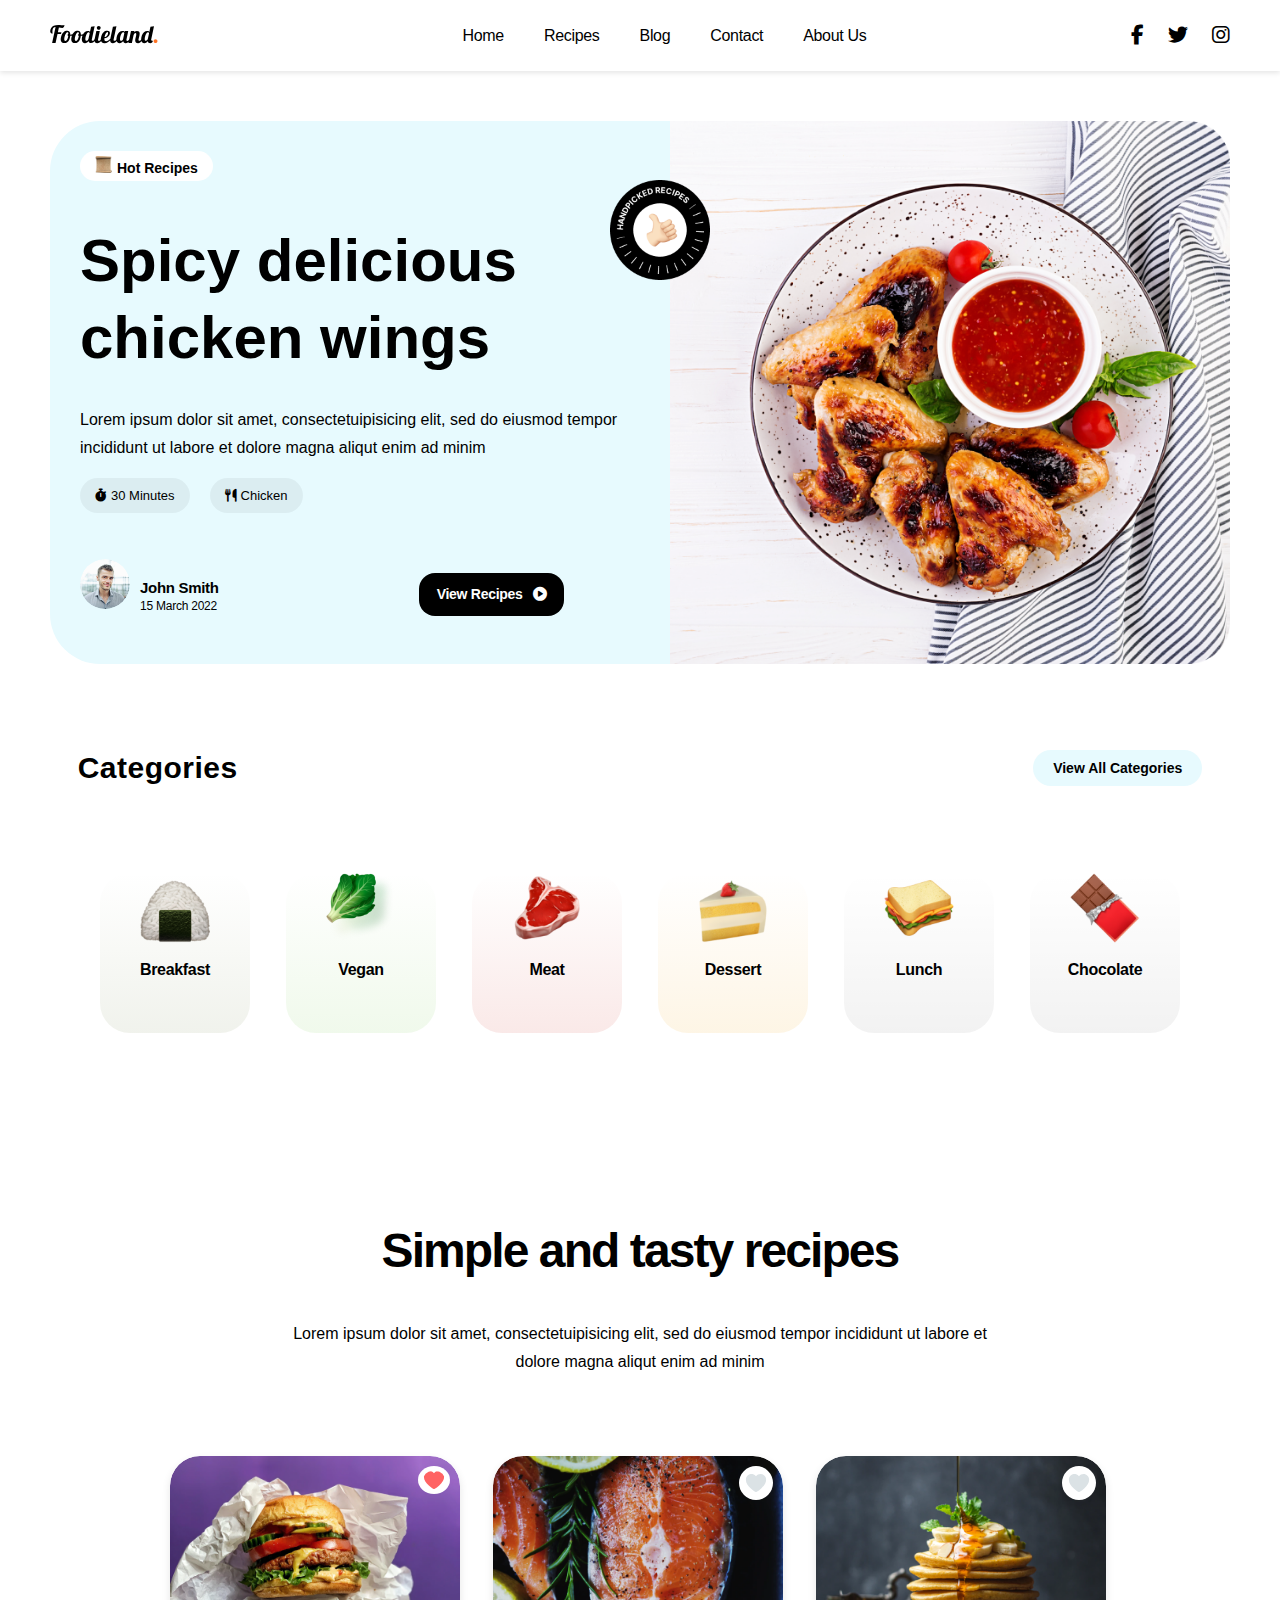
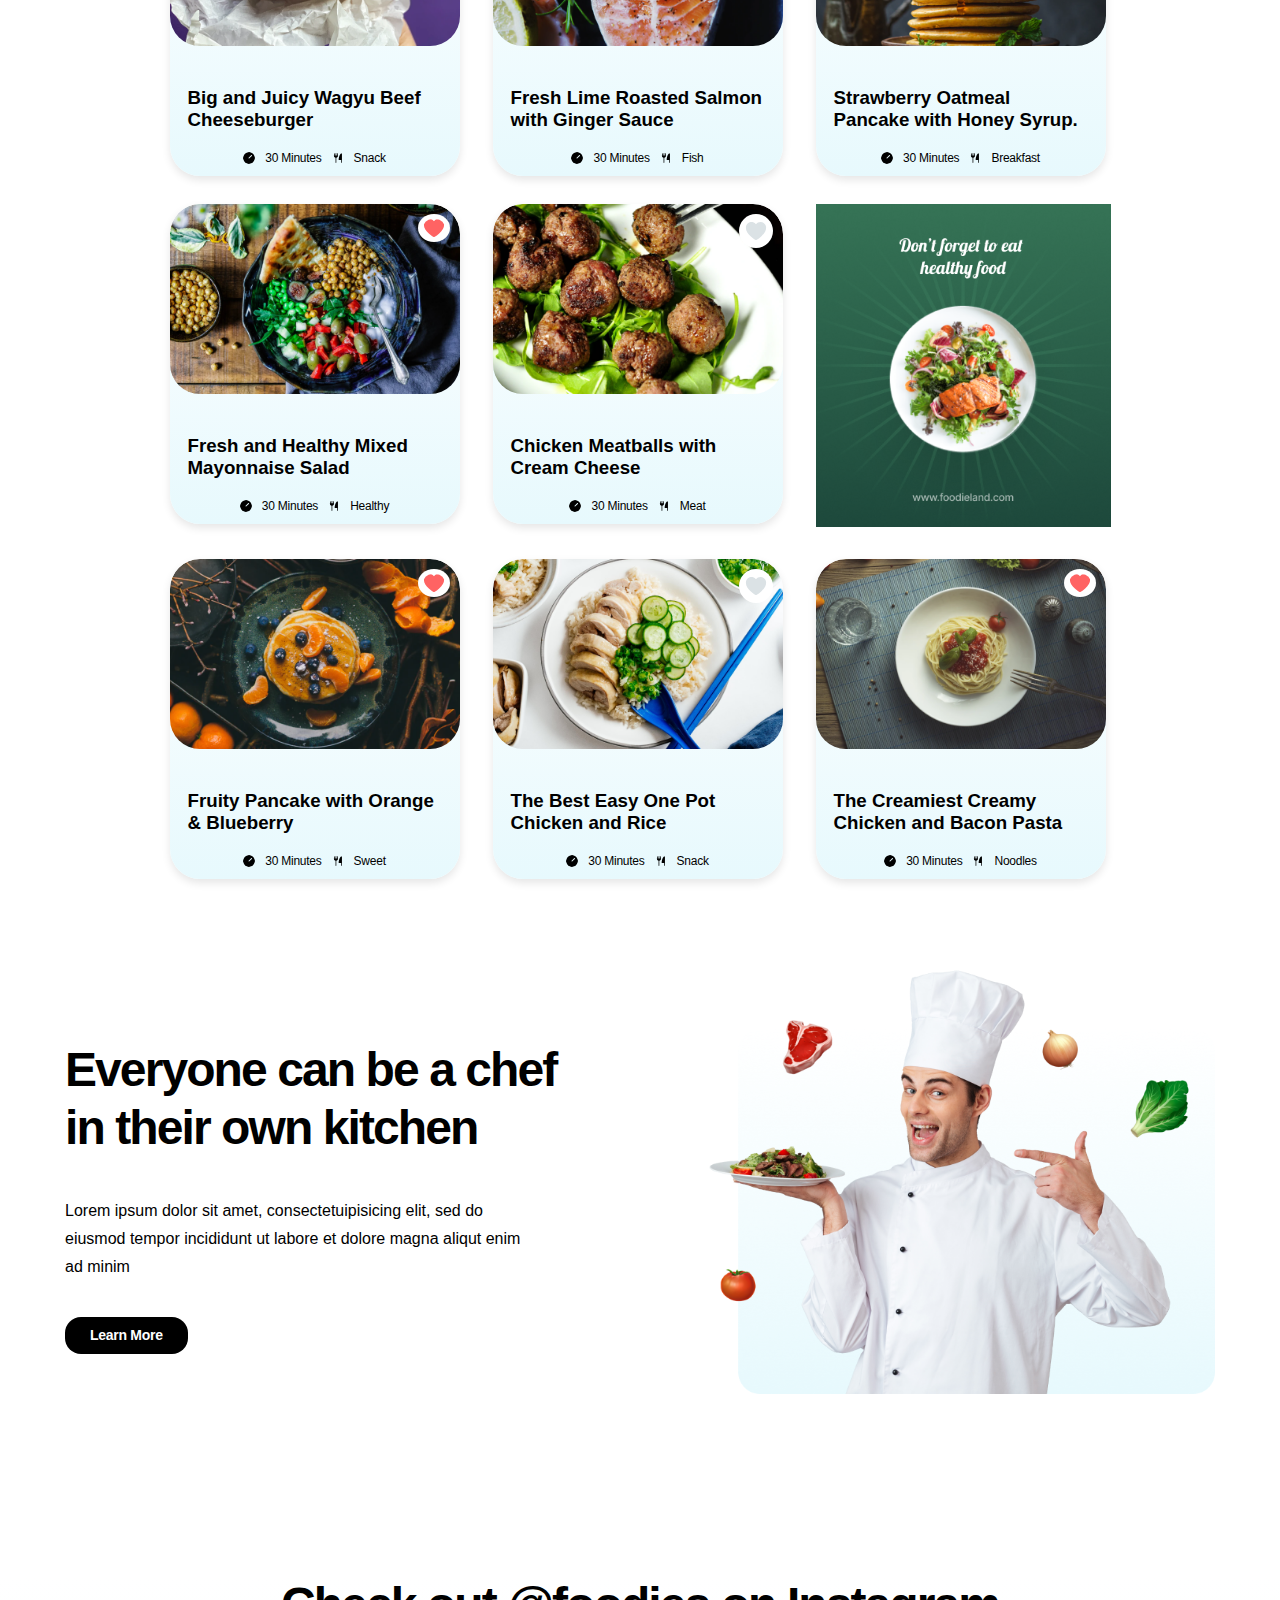
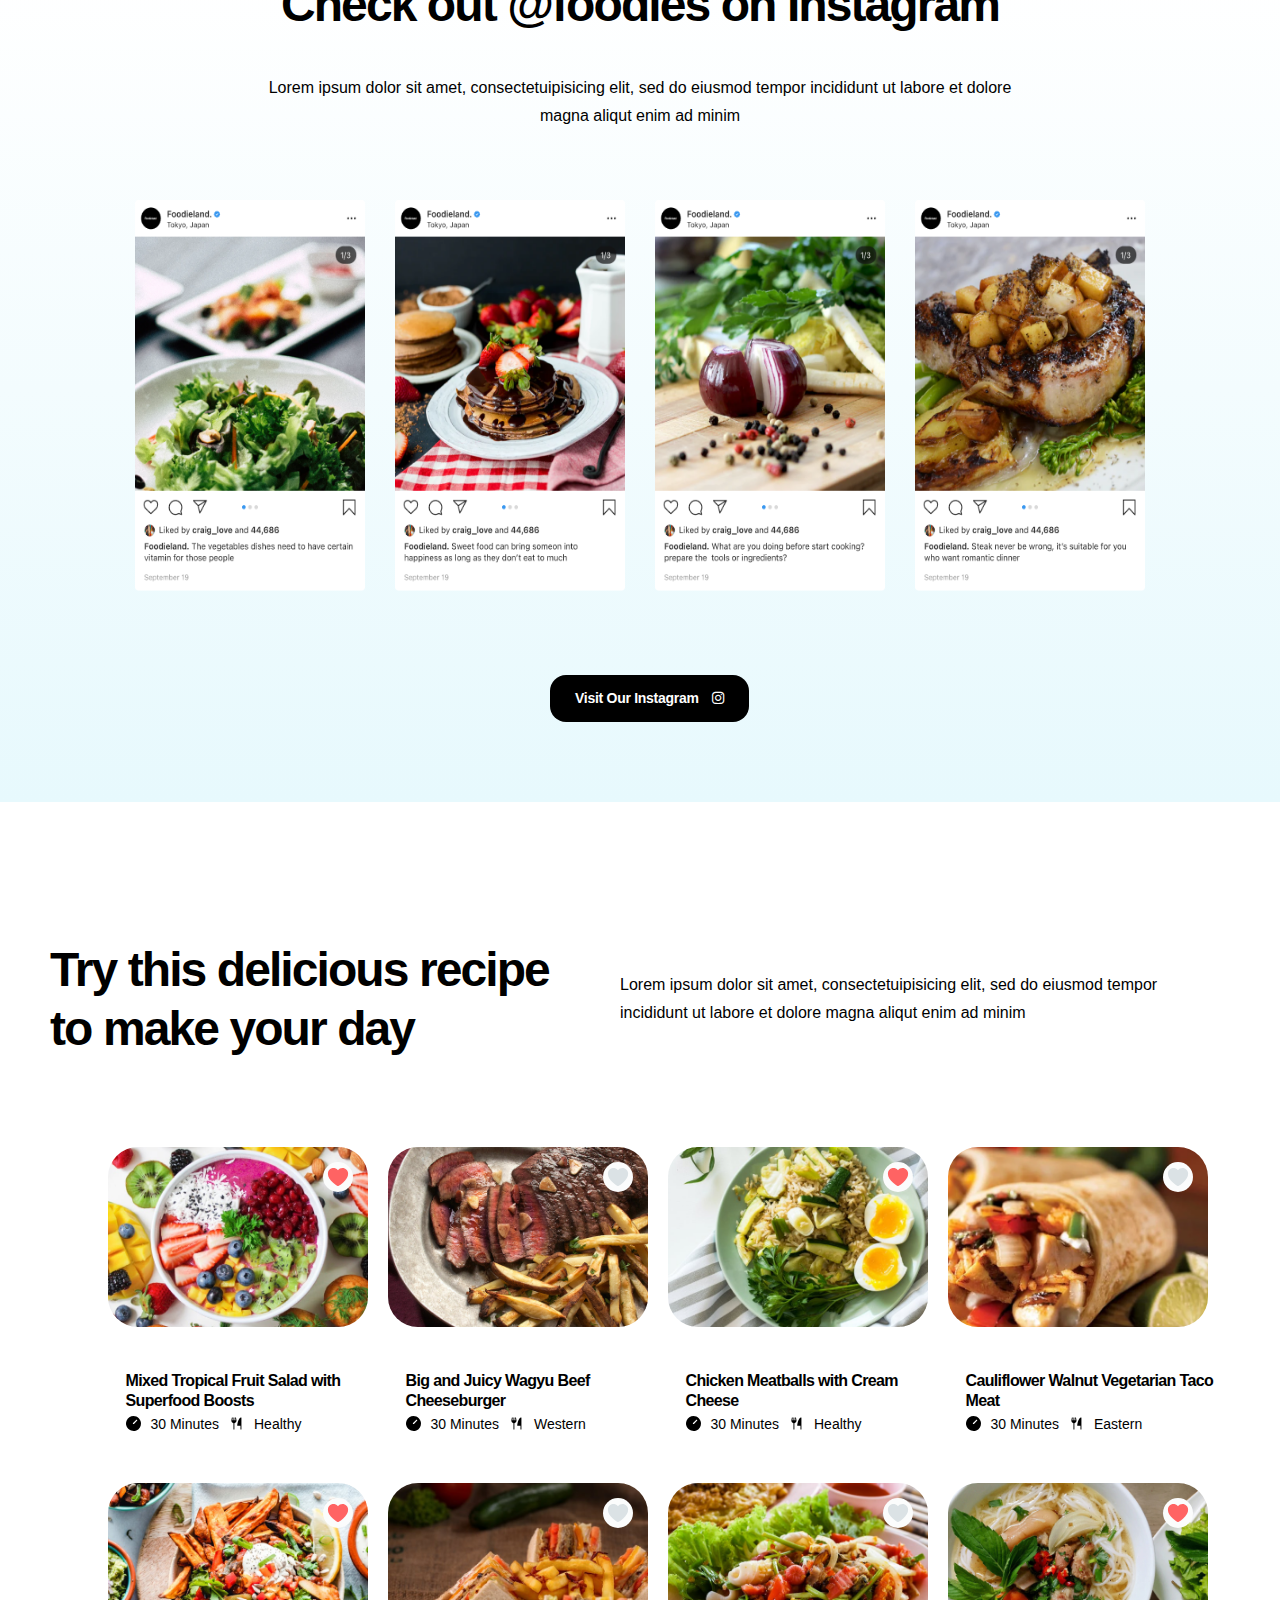
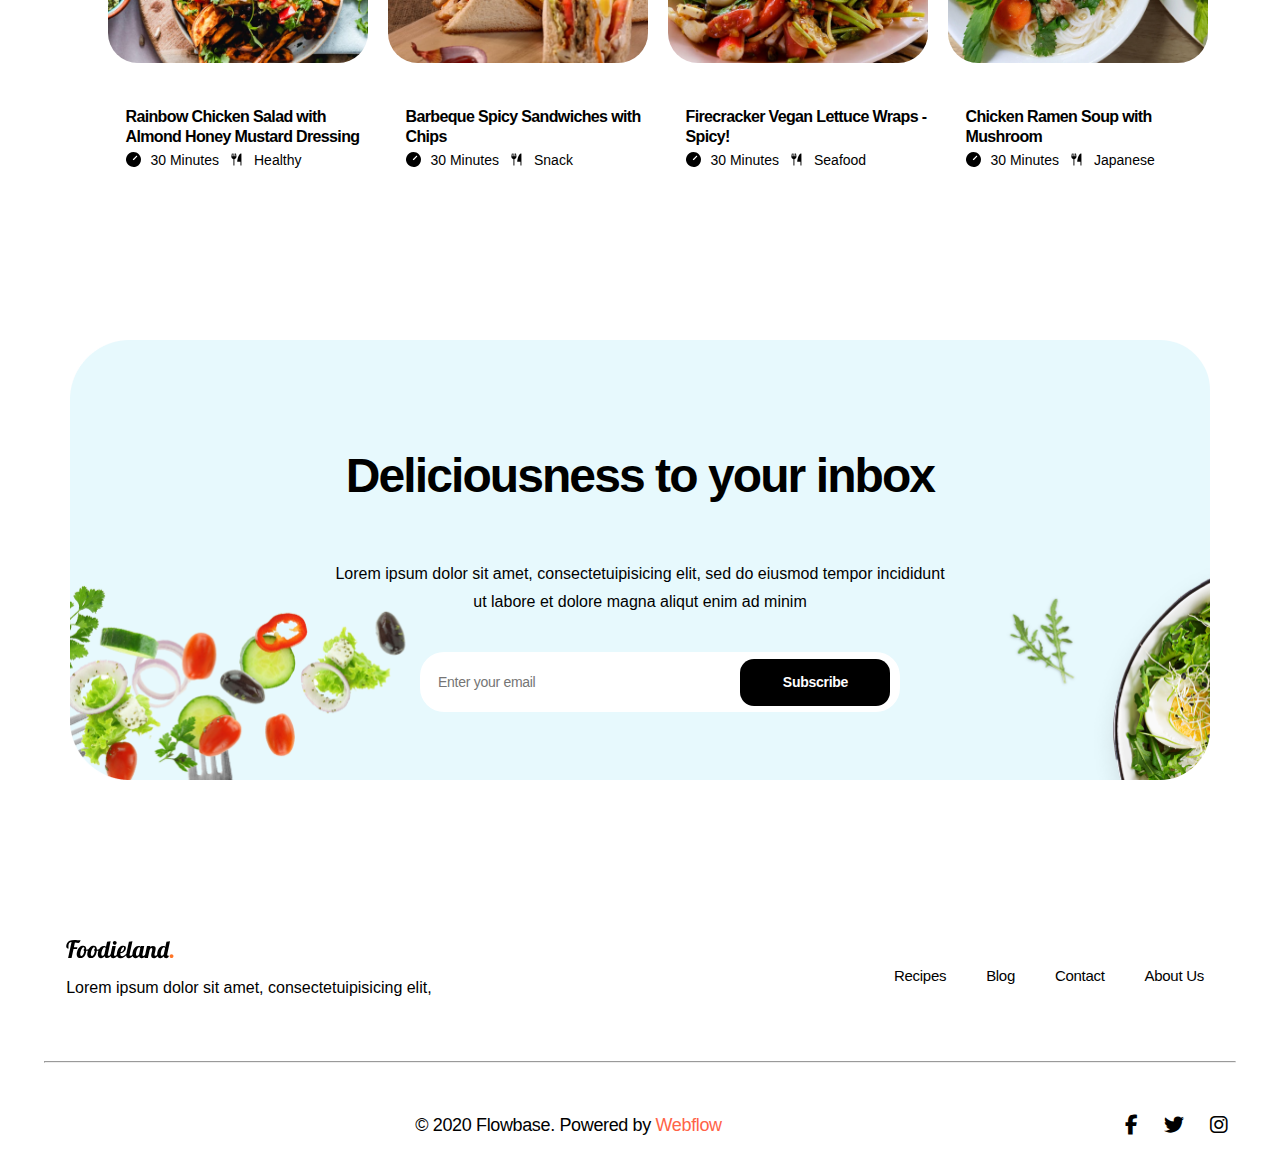
<file: index.html>
<!DOCTYPE html>
<html lang="en">
<head>
    <meta charset="UTF-8">
    <meta http-equiv="X-UA-Compatible" content="ie=edge">
    <meta name="viewport" content="width=device-width, initial-scale=1.0">
    <!-- font awesome cdn link -->
    <link rel="stylesheet" href="https://cdnjs.cloudflare.com/ajax/libs/font-awesome/6.7.2/css/all.min.css ">
    <!-- Link to external CSS file  for homepage-->
    <link rel="stylesheet" href="css/Homepage.css">

    <title>Foodieland. homepage</title>
</head>
<body>
    <!-- header section for homepage with navigation links -->
    <header>
        <nav class="navbar">
            <div class ="logo logo-banner">
                <img src="assets/homeImages/heroImages/Foodieland..svg" alt="foodieland logo">
            </div>
            <ul class="menu" role="navigation">
                <li><a href="#">Home</a></li>
                <li><a href="#recipe-Gallery">Recipes</a></li>
                <li><a href="blogpage.html" target="_blank">Blog</a></li>
                <li><a href="contactpage.html" target="_blank">Contact</a></li>
                <li><a href="#footer">About Us</a></li>
            </ul>
            <div class="social-icons">
                <a href=""><i class="fa-brands fa-facebook-f"></i></a>
                <a href=""><i    class="fa-brands fa-twitter"></i></a>
                <a href=""><i  class="fa-brands fa-instagram"></i></a>                             
            </div>
        </nav>
        
    </header>

    <!-- hero section -->
    <main>
        <section class="recipe-preview" id="recipe-preview">
            
            <div class="content-column">
                <div class="label"><img src="./assets/homeImages/heroImages/image 14.png" alt="">Hot Recipes</div>
                <h1>Spicy delicious chicken wings</h1>
                <p>Lorem ipsum dolor sit amet, consectetuipisicing elit, sed do eiusmod tempor incididunt ut labore et dolore magna aliqut enim ad minim</p>
                <div class="details">
                    <div class="time details-btn"><i class="fa-solid fa-stopwatch"></i>30 Minutes</div>
                    <div class="type details-btn"><i class="fa-solid fa-utensils"></i>Chicken</div>
                </div>
                <div class="author">
                    <img src="./assets/homeImages/heroImages/Ellipse 2.svg" alt="profile img">
                <div class="author-info">
                    <h4>John Smith</h4>
                    <p>15 March 2022</p>
                </div>
                <a href="#" class="view-recipe">View Recipes<i class="fa-solid fa-circle-play"></i></a>
                </div>
            </div>
            <img src="./assets/homeImages/heroImages/Badge.png" alt="brand badge image" id="Badge">
            <div class="image-column">
                <img src="./assets/homeImages/heroImages/Mask Group.png"   alt="Baked Chicken Wings"> 
            </div>
        </section>
    </main>
    
    <!-- section categories -->
        <section class="categories">
            <div class="item-view">
                <h2>Categories</h2>
                <button type="view-btn">View All Categories</button>
            </div>
            <div class="category-item-wrapper">
                <div class="category-item item1">
                    <img src="assets/homeImages/categories/image 25.png" alt="">
                    <p>Breakfast</p>
                </div>
                <div class="category-item item2">
                    <img src="assets/homeImages/categories/Group 879.png" alt="">  
                    <p>Vegan</p>
                </div>
                <div class="category-item item3">
                    <img src="assets/homeImages/categories/image 21.png" alt="">
                    <p>Meat</p>
                </div>
                <div class="category-item item4">
                    <img src="assets/homeImages/categories/image 22.png" alt="">
                    <p>Dessert</p>
                </div>
                <div class="category-item item5">
                    <img src="assets/homeImages/categories/image 23.png" alt="">
                    <p>Lunch</p>
                </div>
                <div class="category-item item6">
                    <img src="assets/homeImages/categories/image 24.png" alt="">
                    <p>Chocolate</p>
                </div>
            </div>
        </section>

        <!-- section recipes-gallery  -->
        <section class="recipes-gallery">
            <article class="text">
                <h2>Simple and tasty recipes</h2>
                <p>Lorem ipsum dolor sit amet, consectetuipisicing elit, sed do eiusmod tempor 
                    incididunt ut labore et dolore magna aliqut enim ad minim
                </p>
            </article>
            <section class="gallery" id="recipe-Gallery">

                <article class="card">
                    <div class="icons">
                        <img src="assets/homeImages/simple&Tastygallery/Vector.svg" alt="">
                    </div>
                    <img src="assets/homeImages/simple&Tastygallery/Mask Group.png" alt="Food 5">
                    <div class="card-content">
                        <h3>Big and Juicy Wagyu Beef Cheeseburger</h3>
                        <div class="meta">
                            <img src="assets/homeImages/simple&Tastygallery/time.svg " width="40px" alt="Time"> 30 Minutes
                            <img src="assets/homeImages/simple&Tastygallery/ForkKnife.svg" alt="Category"> Snack
                        </div>
                        </div>
                </article>
                <article class="card">
                    <div class="icons">
                        <img src="assets/homeImages/simple&Tastygallery/Heart.svg" alt="">
                    </div>
                    <img src="assets/homeImages/simple&Tastygallery/image 26.png" alt="Food 5">
                    <div class="card-content">
                        <h3>Fresh Lime Roasted Salmon with Ginger Sauce</h3>
                        <div class="meta">
                            <img src="assets/homeImages/simple&Tastygallery/time.svg "  alt="Time"> 30 Minutes
                            <img src="assets/homeImages/simple&Tastygallery/ForkKnife.svg" alt="Category"> Fish
                        </div>
                        </div>
                </article>
                <article class="card">
                    <div class="icons">
                        <img src="assets/homeImages/simple&Tastygallery/Heart.svg" alt="">
                    </div>
                    <img src="assets/homeImages/simple&Tastygallery/Mask Group (1).png" alt="Food 5">
                    <div class="card-content">
                        <h3>Strawberry Oatmeal Pancake with Honey Syrup.</h3>
                        <div class="meta">
                            <img src="assets/homeImages/simple&Tastygallery/time.svg " width="40px" alt="Time"> 30 Minutes
                            <img src="assets/homeImages/simple&Tastygallery/ForkKnife.svg" alt="Category"> Breakfast
                        </div>
                        </div>
                </article>
                <article class="card">
                    <div class="icons">
                        <img src="assets/homeImages/simple&Tastygallery/Vector.svg" alt="">
                    </div>
                    <img src="assets/homeImages/simple&Tastygallery/Mask Group (2).png" alt="Food 5">
                    <div class="card-content">
                        <h3>Fresh and Healthy Mixed Mayonnaise Salad</h3>
                        <div class="meta">
                            <img src="assets/homeImages/simple&Tastygallery/time.svg " width="40px" alt="Time"> 30 Minutes
                            <img src="assets/homeImages/simple&Tastygallery/ForkKnife.svg" alt="Category"> Healthy
                        </div>
                        </div>
                </article>
                <article class="card">
                    <div class="icons">
                        <img src="assets/homeImages/simple&Tastygallery/Heart.svg" alt="">
                    </div>
                    <img src="assets/homeImages/simple&Tastygallery/Mask Group (3).png" alt="Food 5">
                    <div class="card-content">
                        <h3>Chicken Meatballs with Cream Cheese</h3>
                        <div class="meta">
                            <img src="assets/homeImages/simple&Tastygallery/time.svg " width="40px" alt="Time"> 30 Minutes
                            <img src="assets/homeImages/simple&Tastygallery/ForkKnife.svg" alt="Category"> Meat
                        </div>
                        </div>
                </article>
                <article class="advert" >
                    <img src="assets/homeImages/simple&Tastygallery/Ads.png" width="" alt="Food 5">  
                </article>
                <article class="card">
                    <div class="icons">
                        <img src="assets/homeImages/simple&Tastygallery/Vector.svg" alt="">
                    </div>
                    <img src="assets/homeImages/simple&Tastygallery/Mask Group (4).png" alt="Food 5">
                    <div class="card-content">
                        <h3>Fruity Pancake with Orange & Blueberry</h3>
                        <div class="meta">
                            <img src="assets/homeImages/simple&Tastygallery/time.svg " width="40px" alt="Time"> 30 Minutes
                            <img src="assets/homeImages/simple&Tastygallery/ForkKnife.svg" alt="Category"> Sweet
                        </div>
                        </div>
                </article>
                <article class="card">
                    <div class="icons">
                        <img src="assets/homeImages/simple&Tastygallery/Heart.svg" alt="">
                    </div>
                    <img src="assets/homeImages/simple&Tastygallery/Mask Group (5).png" alt="Food 5">
                    <div class="card-content">
                        <h3>The Best Easy One Pot Chicken and Rice</h3>
                        <div class="meta">
                            <img src="assets/homeImages/simple&Tastygallery/time.svg " width="40px" alt="Time"> 30 Minutes
                            <img src="assets/homeImages/simple&Tastygallery/ForkKnife.svg" alt="Category"> Snack
                        </div>
                        </div>
                </article>
                <article class="card">
                    <div class="icons">
                        <img src="assets/homeImages/simple&Tastygallery/Vector.svg" alt="">
                    </div>
                    <img src="assets/homeImages/simple&Tastygallery/Mask Group (6).png" alt="Food 5">
                    <div class="card-content">
                        <h3>The Creamiest Creamy Chicken and Bacon Pasta</h3>
                        <div class="meta">
                            <img src="assets/homeImages/simple&Tastygallery/time.svg " width="40px" alt="Time"> 30 Minutes
                            <img src="assets/homeImages/simple&Tastygallery/ForkKnife.svg" alt="Category"> Noodles
                        </div>
                        </div>
                </article>
            </section>
        </section>


        <!-- section learn more -->
        <section class="learn-more">
            <div class="text-content">
            
                    <h2>Everyone can be a chef in their own kitchen</h2>
                    <p>Lorem ipsum dolor sit amet, consectetuipisicing elit, sed do eiusmod tempor 
                        incididunt ut labore et dolore magna aliqut enim ad minim</p>
            
                <button type="view-btn">Learn More</button>
            </div>
            <div class="learn-more-vector">
                <img src="assets/homeImages/learmoreImg/Group 880.png" alt="">
            </div>
        </section>

        <!-- section instragram posts -->
        <section class="instagram-posts">
            <h2>Check out @foodies on Instagram</h2>
            <p>Lorem ipsum dolor sit amet, consectetuipisicing elit, sed do eiusmod tempor
                incididunt ut labore et dolore magna aliqut enim ad minim</p>
                <div class="instagram-feed">
                    <div class="feed-item"><img src="assets/homeImages/instagramGallery/Post.png" alt="instagram post"></div>
                    <div class="feed-item"><img src="assets/homeImages/instagramGallery/Post (1).png" alt="instagram post"></div>
                    <div class="feed-item"><img src="assets/homeImages/instagramGallery/Post (2).png" alt="instagram post"></div>
                    <div class="feed-item"><img src="assets/homeImages/instagramGallery/Post (3).png" alt="instagram post"></div>
                </div>
                <button type="visit-btn">Visit Our Instagram <i class="fa-brands fa-instagram"></i></button>
    </section>

    <!-- section more recipes -->
        <section class="more-recipes">
            <article class="more-recipes-content">
                <h2>Try this delicious recipe to make your day</h2>
                <p>Lorem ipsum dolor sit amet, consectetuipisicing elit, sed do eiusmod tempor 
                    incididunt ut labore et dolore magna aliqut enim ad minim</p>
            </article>
            <div class="more-recipes-gallery">
                <div class="more-recipe-card">
                    <div class="card-image-container">
                        <img src="assets/homeImages/moreRecipe/Mask Group.png"  alt="superfood" id="cardPic">
                        <div class="favorite-icon">
                            <img src="assets/homeImages/simple&Tastygallery/Vector.svg" alt="Favorite">
                        </div>
                    </div>
                    <div class="card-content">
                        <h4>Mixed Tropical Fruit Salad with Superfood Boosts </h4>
                        <div class="card-meta">
                            <img src="assets/homeImages/simple&Tastygallery/time.svg" alt="Time"> 30 Minutes
                            <img src="assets/homeImages/simple&Tastygallery/ForkKnife.svg" alt="Category"> Healthy
                        </div>
                    </div>    
                </div>
                <div class="more-recipe-card">
                    <div class="card-image-container">
                        <img src="assets/homeImages/moreRecipe/Mask Group (1).png" alt="cheeseburger" id="cardPic">
                        <div class="favorite-icon">
                            <img src="assets/homeImages/moreRecipe/Heart.svg" alt="Favorite">
                        </div>
                    </div>
                    <div class="card-content">
                        <h4>Big and Juicy Wagyu Beef Cheeseburger</h4>
                        <div class="card-meta">
                            <img src="assets/homeImages/simple&Tastygallery/time.svg" alt="Time"> 30 Minutes
                            <img src="assets/homeImages/simple&Tastygallery/ForkKnife.svg" alt="Category"> Western
                        </div>
                    </div>    
                </div>
                <div class="more-recipe-card">
                    <div class="card-image-container">
                        <img src="assets/homeImages/moreRecipe/Mask Group (3).png" alt="japanese fried rice" id="cardPic">
                        <div class="favorite-icon">
                            <img src="assets/homeImages/simple&Tastygallery/Vector.svg" alt="Favorite">
                        </div>
                    </div>
                    <div class="card-content">
                        <h4>Chicken Meatballs with Cream Cheese</h4>
                        <div class="card-meta">
                            <img src="assets/homeImages/simple&Tastygallery/time.svg" alt="Time"> 30 Minutes
                            <img src="assets/homeImages/simple&Tastygallery/ForkKnife.svg" alt="Category"> Healthy
                        </div>
                    </div>    
                </div>
                <div class="more-recipe-card">
                    <div class="card-image-container">
                        <img src="assets/homeImages/moreRecipe/image 26.png"  alt="taco burger" id="cardPic">
                        <div class="favorite-icon">
                            <img src="assets/homeImages/moreRecipe/Heart.svg" alt="Favorite">
                        </div>
                    </div>
                    <div class="card-content">
                        <h4>Cauliflower Walnut Vegetarian Taco Meat</h4>
                        <div class="card-meta">
                            <img src="assets/homeImages/simple&Tastygallery/time.svg" alt="Time"> 30 Minutes
                            <img src="assets/homeImages/simple&Tastygallery/ForkKnife.svg" alt="Category"> Eastern
                        </div>
                    </div>    
                </div>
                <div class="more-recipe-card">
                    <div class="card-image-container">
                        <img src="assets/homeImages/moreRecipe/Mask Group (4).png"  alt="Chicken salad" id="cardPic">
                        <div class="favorite-icon">
                            <img src="assets/homeImages/simple&Tastygallery/Vector.svg" alt="Favorite">
                        </div>
                    </div>
                    <div class="card-content">
                        <h4>Rainbow Chicken Salad with Almond Honey Mustard Dressing</h4>
                        <div class="card-meta">
                            <img src="assets/homeImages/simple&Tastygallery/time.svg" alt="Time"> 30 Minutes
                            <img src="assets/homeImages/simple&Tastygallery/ForkKnife.svg" alt="Category"> Healthy
                        </div>
                    </div>    
                </div>
                <div class="more-recipe-card">
                    <div class="card-image-container">
                        <img src="assets/homeImages/moreRecipe/Mask Group (5).png" alt="barbeque" id="cardPic">
                        <div class="favorite-icon">
                            <img src="assets/homeImages/moreRecipe/Heart.svg" alt="Favorite">
                        </div>
                    </div>
                    <div class="card-content">
                        <h4>Barbeque Spicy Sandwiches with Chips</h4>
                        <div class="card-meta">
                            <img src="assets/homeImages/simple&Tastygallery/time.svg" alt="Time"> 30 Minutes
                            <img src="assets/homeImages/simple&Tastygallery/ForkKnife.svg" alt="Category"> Snack
                        </div>
                    </div>    
                </div>
                <div class="more-recipe-card">
                    <div class="card-image-container">
                        <img src="assets/homeImages/moreRecipe/Mask Group (6).png"  alt="lettuce wraps" id="cardPic">
                        <div class="favorite-icon">
                            <img src="assets/homeImages/moreRecipe/Heart.svg" alt="Favorite">
                        </div>
                    </div>
                    <div class="card-content">
                        <h4>Firecracker Vegan Lettuce Wraps - Spicy!</h4>
                        <div class="card-meta">
                            <img src="assets/homeImages/simple&Tastygallery/time.svg" alt="Time"> 30 Minutes
                            <img src="assets/homeImages/simple&Tastygallery/ForkKnife.svg" alt="Category">Seafood
                        </div>
                    </div>    
                </div>
                <div class="more-recipe-card">
                    <div class="card-image-container">
                        <img src="assets/homeImages/moreRecipe/Mask Group (7).png"  alt="chicken ramen" id="cardPic">
                        <div class="favorite-icon">
                            <img src="assets/homeImages/simple&Tastygallery/Vector.svg" alt="Favorite">
                        </div>
                    </div>
                    <div class="card-content">
                        <h4>Chicken Ramen Soup with Mushroom</h4>
                        <div class="card-meta">
                            <img src="assets/homeImages/simple&Tastygallery/time.svg" alt="Time"> 30 Minutes
                            <img src="assets/homeImages/simple&Tastygallery/ForkKnife.svg" alt="Category">Japanese
                        </div>
                    </div>    
                </div>
            </div>
        </section>

        <!-- section subscribtion card -->
        <section class="subscribtion">
            <div class="subscribe-card-container">
            <h2>Deliciousness to your inbox</h2>
            <p>Lorem ipsum dolor sit amet, consectetuipisicing elit, sed do eiusmod tempor
                incididunt ut labore et dolore magna aliqut enim ad minim</p>
            <div class="user-form">
            <form action="">
                <input type="email" name="user email" placeholder="Enter your email">
                <button type="subscribe">Subscribe</button>
                </form>
            </div>
            </div>
        </section>

        <!-- footer -->
        <footer id="footer">
            <div class="footer-container">
                <div class="first-content">
                    <div class="logo-banner">
                        <img src="assets/homeImages/heroImages/Foodieland..svg" alt="">
                        <p>Lorem ipsum dolor sit amet, consectetuipisicing elit,</p>
                    </div>
                    <ul class="nav" role="navigation">
                        <li><a href="#recipe-Gallery">Recipes</a></li>
                        <li><a href="blogpage.html" target="_blank">Blog</a></li>
                        <li><a href="contactpage.html" target="_blank">Contact</a></li>
                        <li><a href="#">About Us</a></li>
                    </ul>
                </div>
                <hr width="93%">
                <div class="social-media">
                    <div></div>
                    <p>© 2020 Flowbase. Powered by <span style="color: tomato;">Webflow</span></p>
                    <ul class="footer-socials">
                        <li><a href="#"><i class="fa-brands fa-facebook-f"></i></a></li>
                        <li><a href="#"><i class="fa-brands fa-twitter"></i></a></li>
                        <li><a href="#"><i class="fa-brands fa-instagram"></i></a></li>
                    </ul>
                </div>
            </div>
        </footer>
    </body> 
</html>
</file>
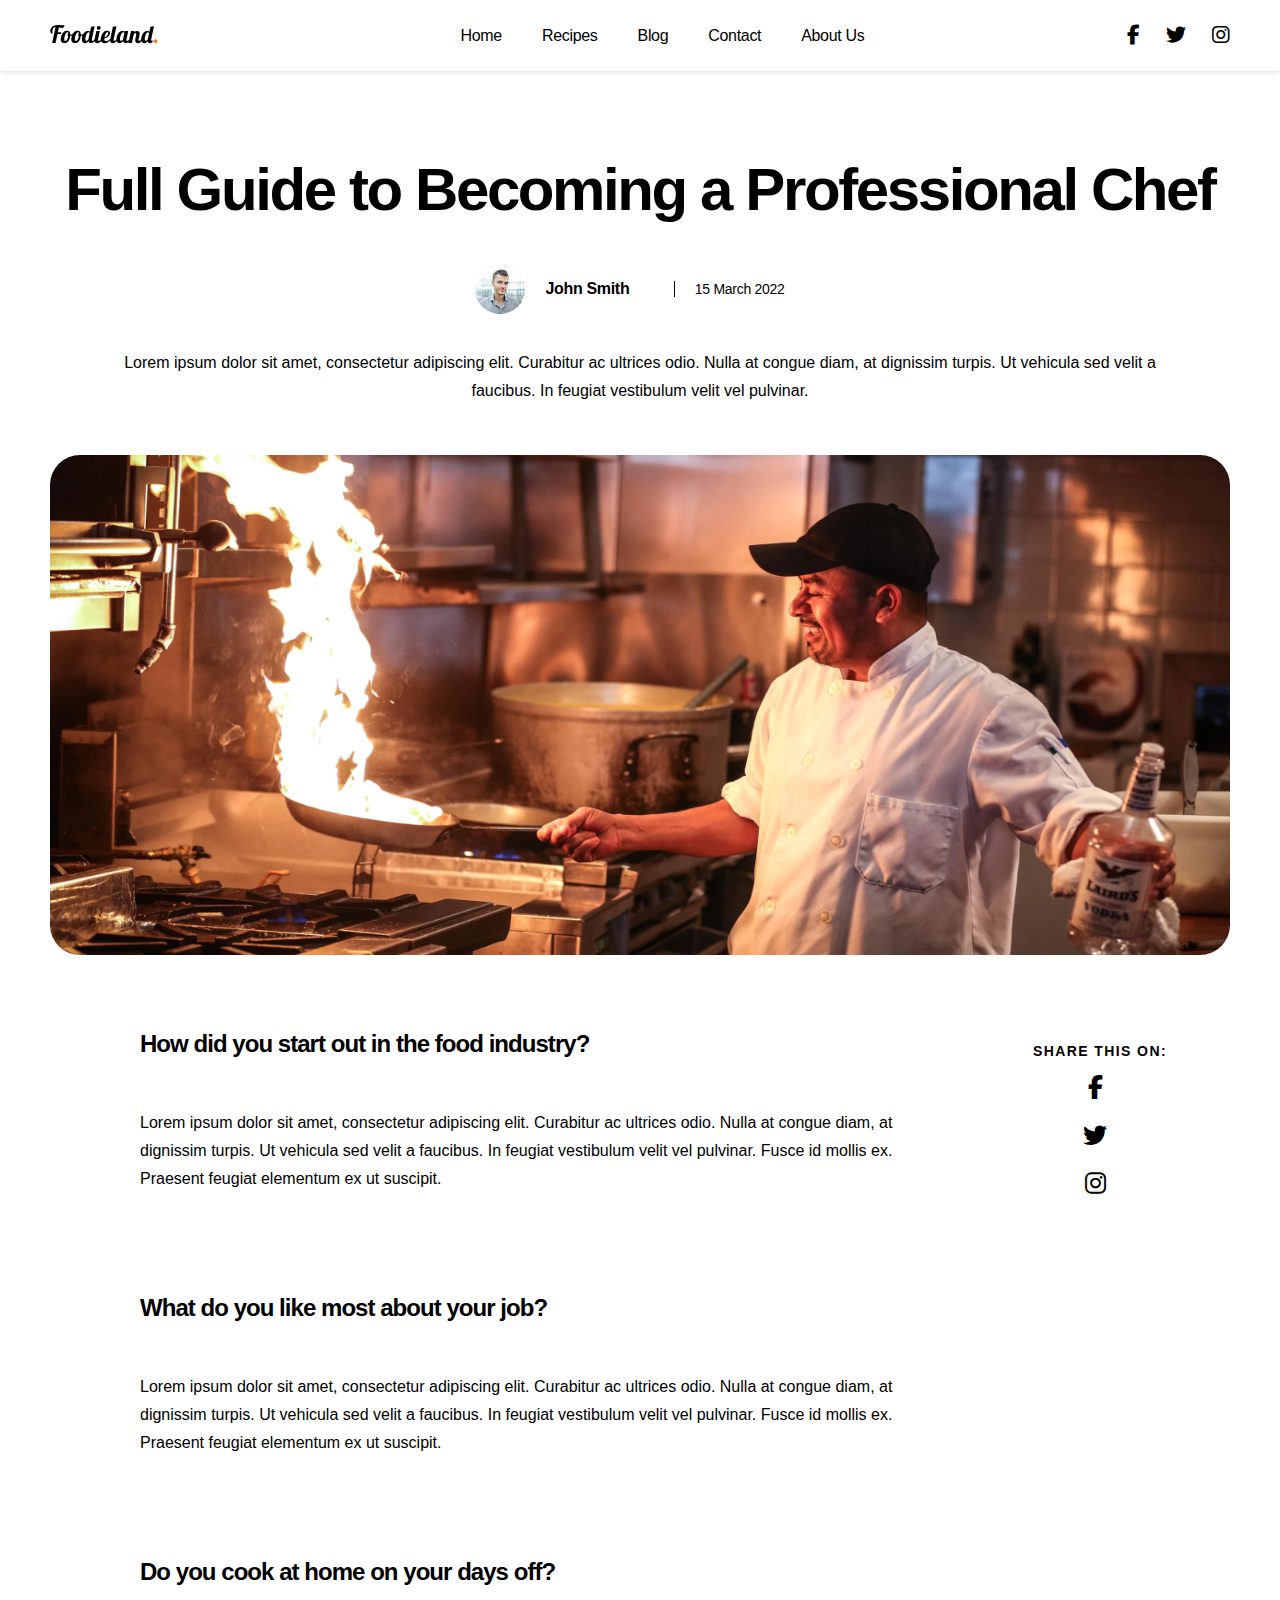
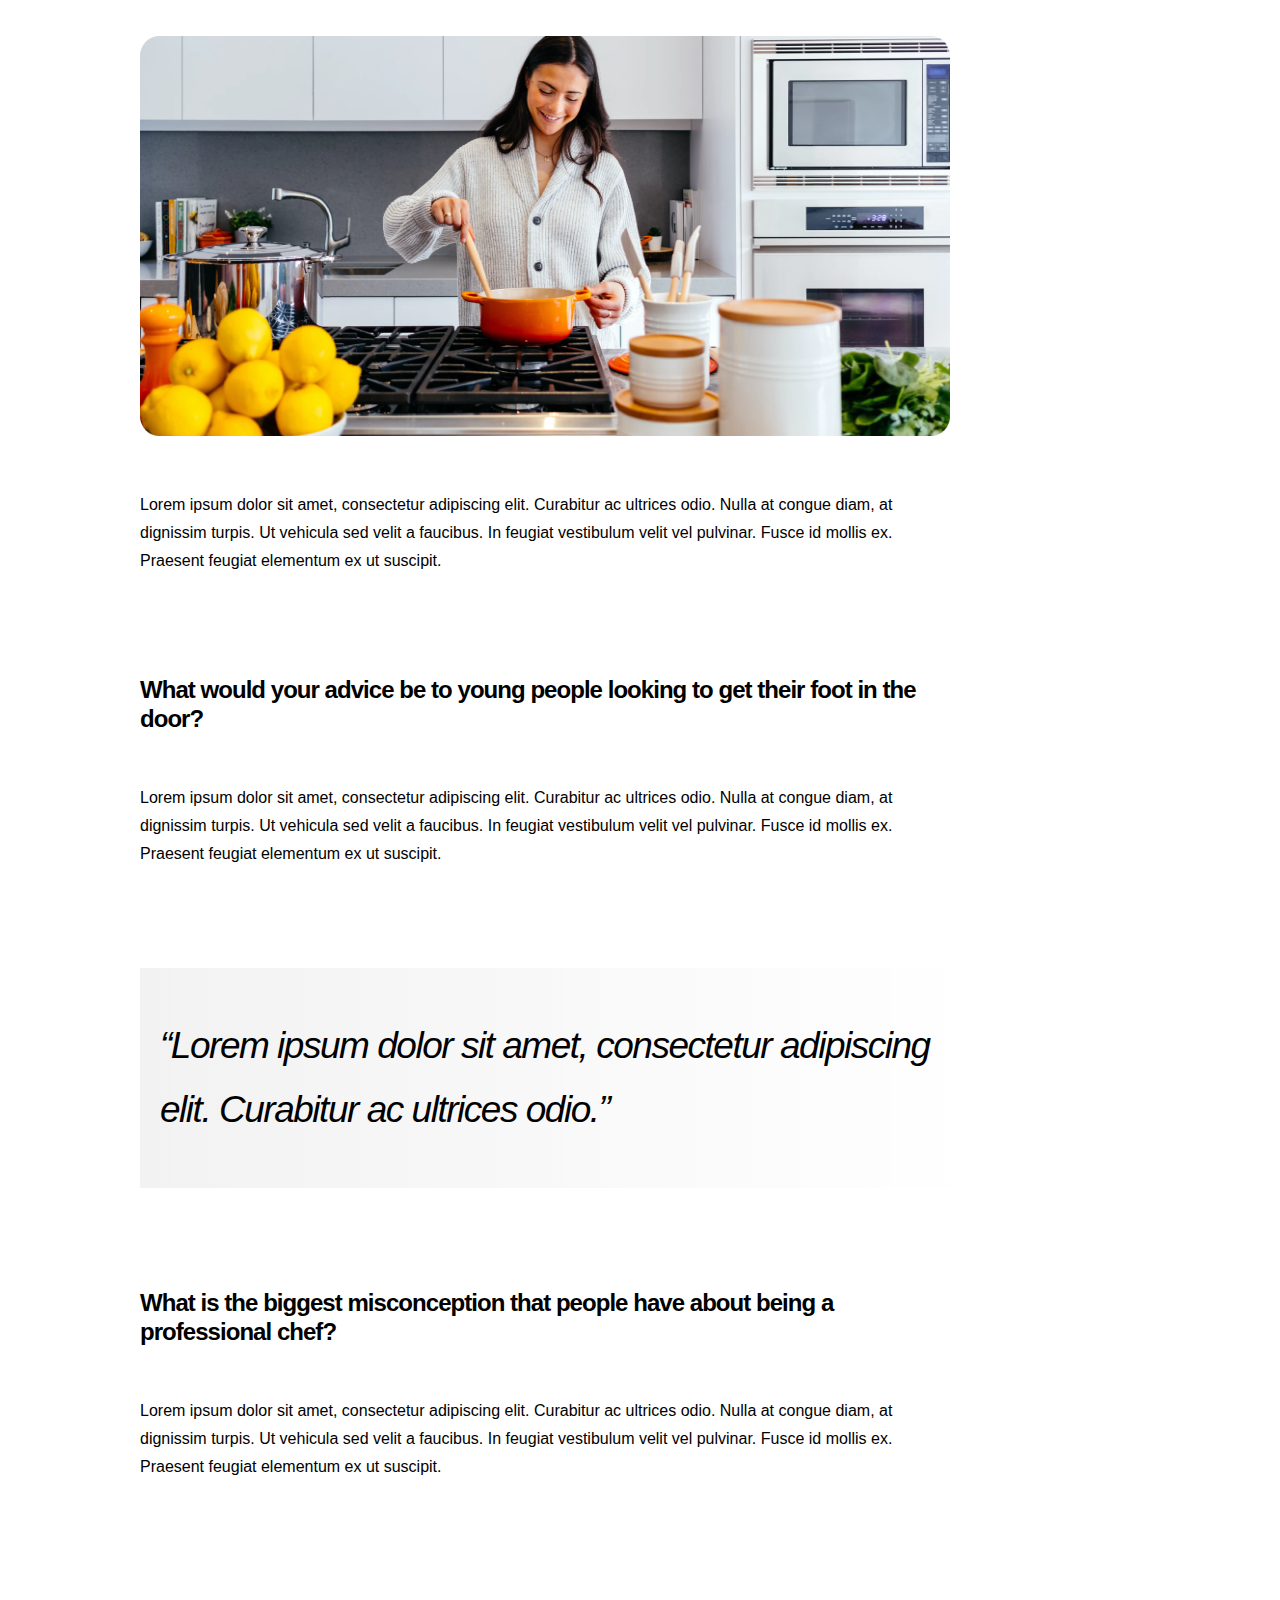
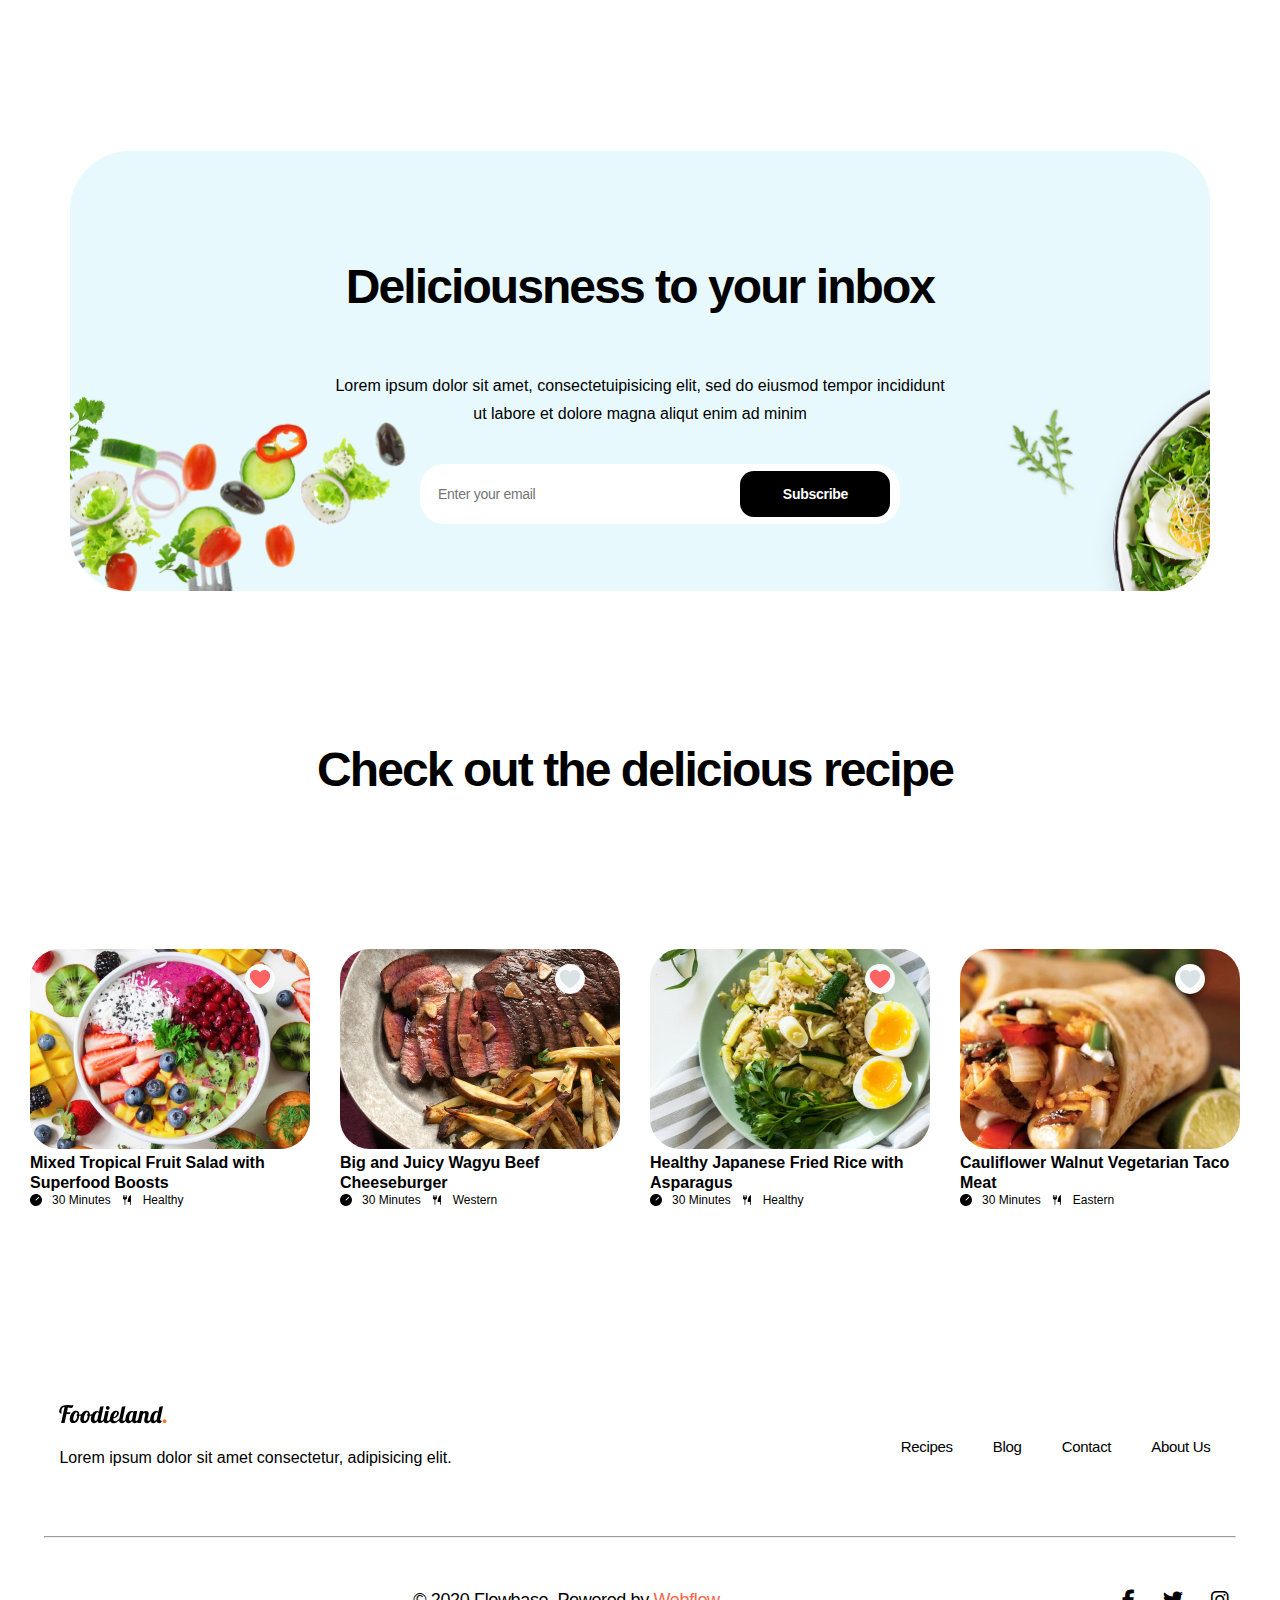
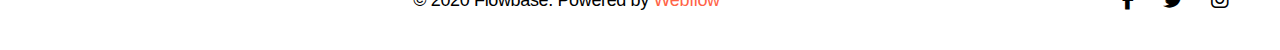
<file: blogpage.html>
<!DOCTYPE html>
<html lang="en">
<head>
    <meta charset="UTF-8">
    <meta http-equiv="X-UA-Compatible" content="ie=edge">
    <meta name="viewport" content="width=device-width, initial-scale=1.0">
    <!-- css link here -->
    <link rel="stylesheet" href="./css/blogpage.css">
    <!-- font awesome cdn link -->
    <link rel="stylesheet" href="https://cdnjs.cloudflare.com/ajax/libs/font-awesome/6.7.2/css/all.min.css ">
    <title>foodieland blogpage</title>
</head>
<body>
    <!-- header section for blogpage with navigation links -->
    <header>
        <nav class="navbar">
            <div class ="logo logo-banner" >
                <img src="assets/homeImages/heroImages/Foodieland..svg" alt="foodieland logo">
            </div>
            <ul class="menu" role="navigation">
                <li><a href="index.html" target="_blank">Home</a></li>
                <li><a href="#recipes">Recipes</a></li>
                <li><a href="#">Blog</a></li>
                <li><a href="contactpage.html" target="_blank">Contact</a></li>
                <li><a href="#about-us">About Us</a></li>
            </ul>
            <div class="social-icons">
                <a href=""><i class="fa-brands fa-facebook-f"></i></a>
                <a href=""><i class="fa-brands fa-twitter"></i></a>
                <a href=""><i  class="fa-brands fa-instagram"></i></a>                             
            </div>
        </nav>
    </header>
    
    <!-- main section for blog page with articles -->
    <main>
        <section class="hero">
            <h1 class="blog-head-text">Full Guide to Becoming a Professional Chef</h1>
            <section class="author">
                    <img src="./assets/homeImages/heroImages/Ellipse 2.svg" alt="profile img">   
                <div class="author-info">
                    <h4>John Smith</h4>
                    <p>15 March 2022</p>
                </div>
            </section>
            <p class="main-para">
                Lorem ipsum dolor sit amet, consectetur adipiscing elit. Curabitur ac ultrices odio. Nulla at congue diam, at dignissim turpis.
                Ut vehicula sed velit a faucibus. In feugiat vestibulum velit vel pulvinar.
            </p>
            <div class="blog-image">
                <img src="assets/blogImages/blogVectorImg/image 29.png" alt="blog image">
            </div>
        </section>
    </main>
    <!-- blog articles -->
    <section class="blog-feeds">
        <section class="feed-container">
            <article class="feed-content">
                <h4 class="feed-content-heading">How did you start out in the food industry?</h4>
                <p class="feed-text">Lorem ipsum dolor sit amet, consectetur adipiscing elit.
                    Curabitur ac ultrices odio. Nulla at congue diam, at dignissim turpis. Ut vehicula sed velit a faucibus. 
                    In feugiat vestibulum velit vel pulvinar. Fusce id mollis ex. Praesent feugiat elementum ex ut suscipit.
                </p>
            </article>
            <article class="feed-content">
                <h4 class="feed-content-heading">What do you like most about your job?</h4>
                <p class="feed-text">
                    Lorem ipsum dolor sit amet, consectetur adipiscing elit. Curabitur ac ultrices odio. Nulla at congue diam, at dignissim turpis. Ut vehicula sed velit a faucibus.
                    In feugiat vestibulum velit vel pulvinar. Fusce id mollis ex. Praesent feugiat elementum ex ut suscipit.
                </p>
            </article>
            <article class="feed-content">
                <h4 class="feed-content-heading">Do you cook at home on your days off?</h4>
                <div class="chef-pic">
                    <img src="assets/blogImages/blogContentImg/Rectangle 23.png" alt="">
                </div>
                <p class="feed-text">
                    Lorem ipsum dolor sit amet, consectetur adipiscing elit. Curabitur ac ultrices odio. Nulla at congue diam, at dignissim turpis. Ut vehicula sed velit a faucibus. In feugiat vestibulum velit vel pulvinar. 
                    Fusce id mollis ex. Praesent feugiat elementum ex ut suscipit.
                </p>
            </article>
            <article class="feed-content">
                <h4 class="feed-content-heading">What would your advice be to young people looking to get their foot in the door?</h4>
                <p class="feed-text">
                    Lorem ipsum dolor sit amet, consectetur adipiscing elit. Curabitur ac ultrices odio. Nulla at congue diam, at dignissim turpis. Ut vehicula sed velit a faucibus. In feugiat vestibulum velit vel pulvinar.
                    Fusce id mollis ex. Praesent feugiat elementum ex ut suscipit.
                </p>
            </article>
            <article class="feed-content">
                <p class="bold-feed-text">
                    “Lorem ipsum dolor sit amet, 
                    consectetur adipiscing elit. Curabitur ac ultrices odio.”
                </p>
            </article>
            <article class="feed-content">
                <h4 class="feed-content-heading">What is the biggest misconception that people have about being a professional chef?</h4>
                <p class="feed-text">Lorem ipsum dolor sit amet, consectetur adipiscing elit. Curabitur ac ultrices odio. Nulla at congue diam, at dignissim turpis. Ut vehicula sed velit a faucibus. In feugiat vestibulum velit vel pulvinar. 
                    Fusce id mollis ex. Praesent feugiat elementum ex ut suscipit.
                </p>
            </article>
        </section>
        <aside>
            
            <p><strong>SHARE THIS ON:</strong</p>
            <div class="social-icons">
                <a href=""> <i class="fa-brands fa-facebook-f"></i></a>
                <a href=""><i class="fa-brands fa-twitter"></i></a>
                <a href=""><i class="fa-brands fa-instagram"></i></a>                   
            </div>
        </aside>
    </section>
            <!-- section subscribtion card -->
            <section class="subscribtion">
                <div class="subscribe-card-container">
                <h2>Deliciousness to your inbox</h2>
                <p>Lorem ipsum dolor sit amet, consectetuipisicing elit, sed do eiusmod tempor
                    incididunt ut labore et dolore magna aliqut enim ad minim</p>
                <div class="user-form">
                <form action="">
                    <input type="email" name="user email" placeholder="Enter your email">
                    <button type="subscribe">Subscribe</button>
                    </form>
                </div>
                </div>
            </section>
            <!-- section more recipes -->
        <section class="more-recipes" id="recipes">
            <article class="more-recipes-content">
                <h2>Check out the delicious recipe</h2>
            </article>
            <div class="more-recipes-gallery">
                <div class="more-recipe-card">
                    <div class="card-image-container">
                        <img src="assets/homeImages/moreRecipe/Mask Group.png" alt="superfood" id="cardPic">
                        <div class="favorite-icon">
                            <img src="assets/homeImages/simple&Tastygallery/Vector.svg" alt="Favorite">
                        </div>
                    </div>
                    <div class="card-content">
                        <h4>Mixed Tropical Fruit Salad with Superfood Boosts </h4>
                        <div class="card-meta">
                            <img src="assets/homeImages/simple&Tastygallery/time.svg" alt="Time"> 30 Minutes
                            <img src="assets/homeImages/simple&Tastygallery/ForkKnife.svg" alt="Category"> Healthy
                        </div>
                    </div>    
                </div>
                <div class="more-recipe-card">
                    <div class="card-image-container">
                        <img src="assets/homeImages/moreRecipe/Mask Group (1).png" alt="cheeseburger" id="cardPic">
                        <div class="favorite-icon">
                            <img src="assets/homeImages/moreRecipe/Heart.svg" alt="Favorite">
                        </div>
                    </div>
                    <div class="card-content">
                        <h4>Big and Juicy Wagyu Beef Cheeseburger</h4>
                        <div class="card-meta">
                            <img src="assets/homeImages/simple&Tastygallery/time.svg" alt="Time"> 30 Minutes
                            <img src="assets/homeImages/simple&Tastygallery/ForkKnife.svg" alt="Category"> Western
                        </div>
                    </div>    
                </div>
                <div class="more-recipe-card">
                    <div class="card-image-container">
                        <img src="assets/homeImages/moreRecipe/Mask Group (3).png" alt="japanese fried rice" id="cardPic">
                        <div class="favorite-icon">
                            <img src="assets/homeImages/simple&Tastygallery/Vector.svg" alt="Favorite">
                        </div>
                    </div>
                    <div class="card-content">
                        <h4>Healthy Japanese Fried Rice with Asparagus</h4>
                        <div class="card-meta">
                            <img src="assets/homeImages/simple&Tastygallery/time.svg" alt="Time"> 30 Minutes
                            <img src="assets/homeImages/simple&Tastygallery/ForkKnife.svg" alt="Category"> Healthy
                        </div>
                    </div>    
                </div>
                <div class="more-recipe-card">
                    <div class="card-image-container">
                        <img src="assets/homeImages/moreRecipe/image 26.png"  alt="taco burger" id="cardPic">
                        <div class="favorite-icon">
                            <img src="assets/homeImages/moreRecipe/Heart.svg" alt="Favorite">
                        </div>
                    </div>
                    <div class="card-content">
                        <h4>Cauliflower Walnut Vegetarian Taco Meat</h4>
                        <div class="card-meta">
                            <img src="assets/homeImages/simple&Tastygallery/time.svg" alt="Time"> 30 Minutes
                            <img src="assets/homeImages/simple&Tastygallery/ForkKnife.svg" alt="Category"> Eastern
                        </div>
                    </div>    
                </div>
            </div>
        </section>
                <!-- footer -->
                <footer id="about-us">
                    <div class="footer-container">
                        <div class="first-content">
                            <div class ="logo-banner" >
                                <img src="assets/homeImages/heroImages/Foodieland..svg" alt="foodieland logo">
                                <p>Lorem ipsum dolor sit amet consectetur, adipisicing elit. </p>
                            </div>
                            <ul class="nav" role="navigation">
                                <li><a href="#recipes">Recipes</a></li>
                                <li><a href="#">Blog</a></li>
                                <li><a href="contactpage.html" target="_blank">Contact</a></li>
                                <li><a href="#">About Us</a></li>
                            </ul>
                        </div>
                        <hr width="93%">
                        <div class="social-media">
                            <div></div>
                            <p>© 2020 Flowbase. Powered by <span style="color: tomato;">Webflow</span></p>
                            <ul class="footer-socials">
                                <li><a href="#"><i class="fa-brands fa-facebook-f"></i></a></li>
                                <li><a href="#"><i class="fa-brands fa-twitter"></i></a></li>
                                <li><a href="#"><i class="fa-brands fa-instagram"></i></a></li>
                            </ul>
                        </div>
                    </div>
                </footer>
</body>
</html>
</file>
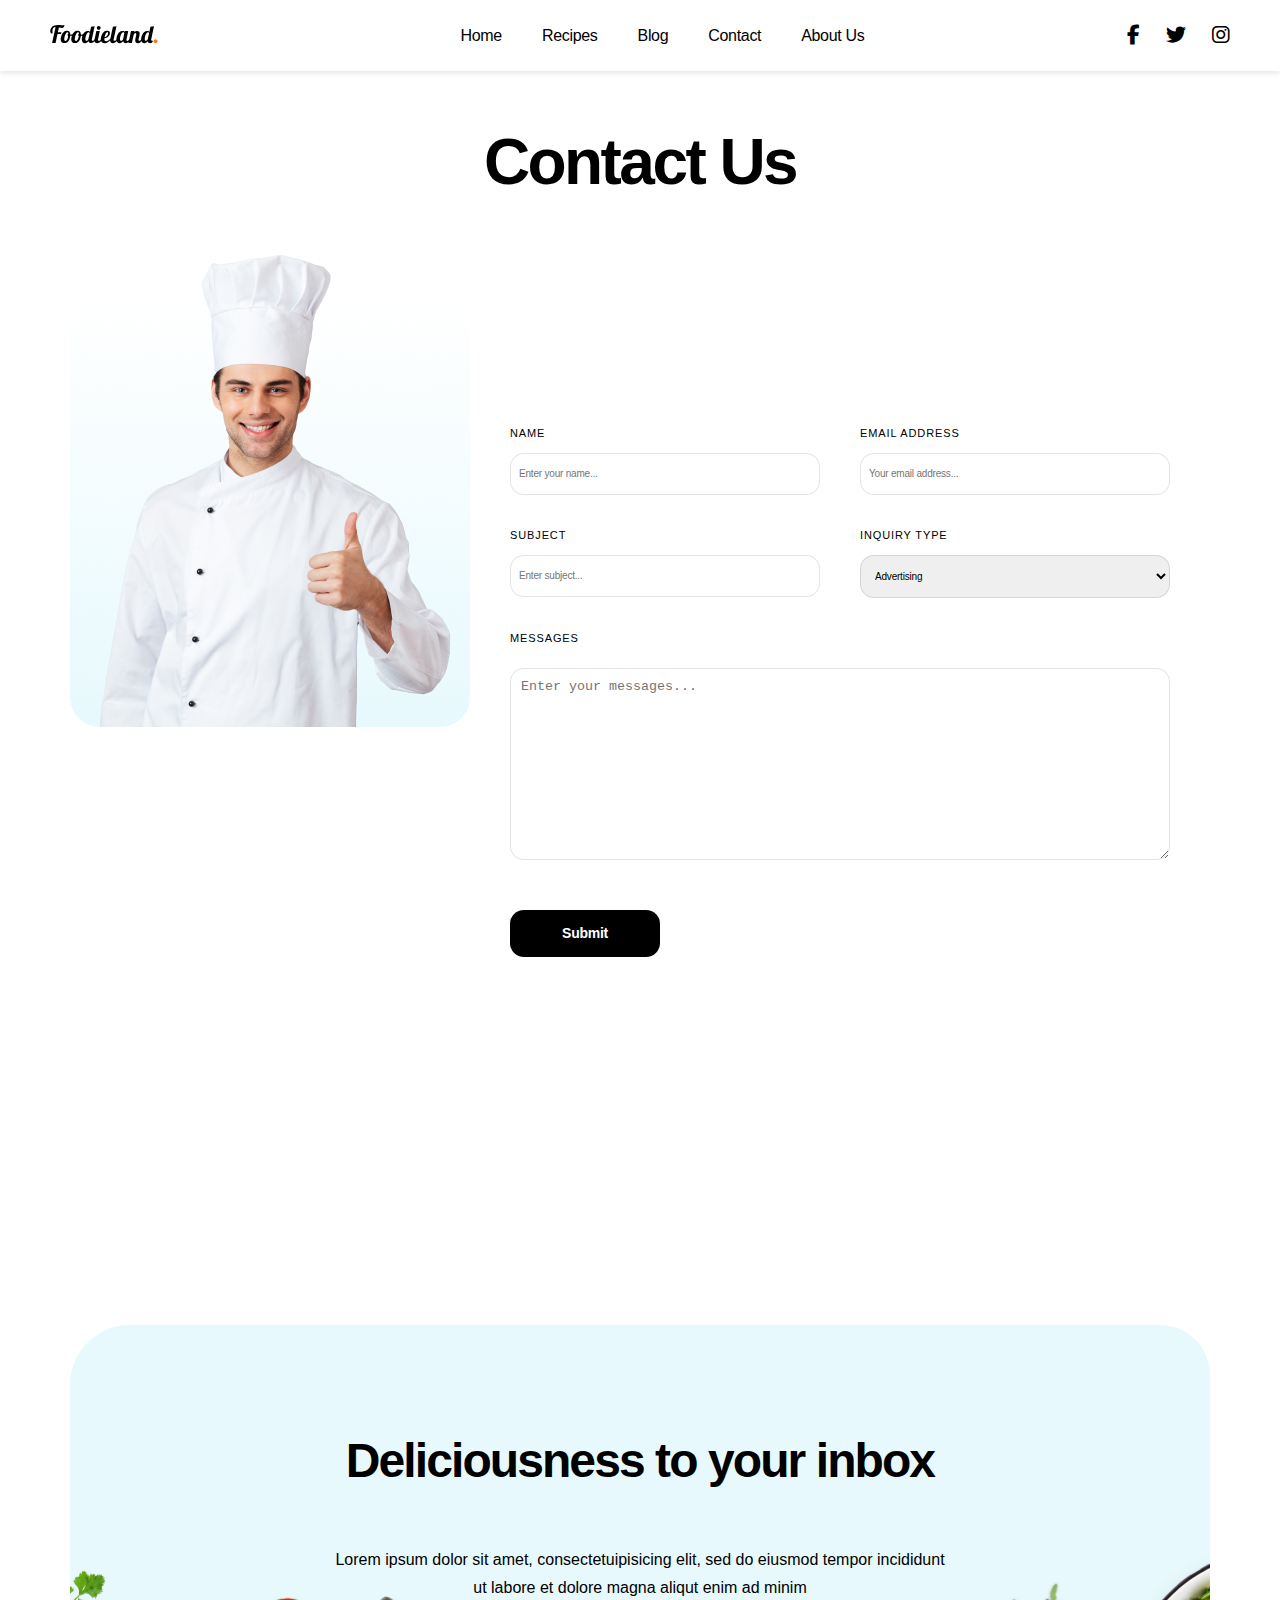
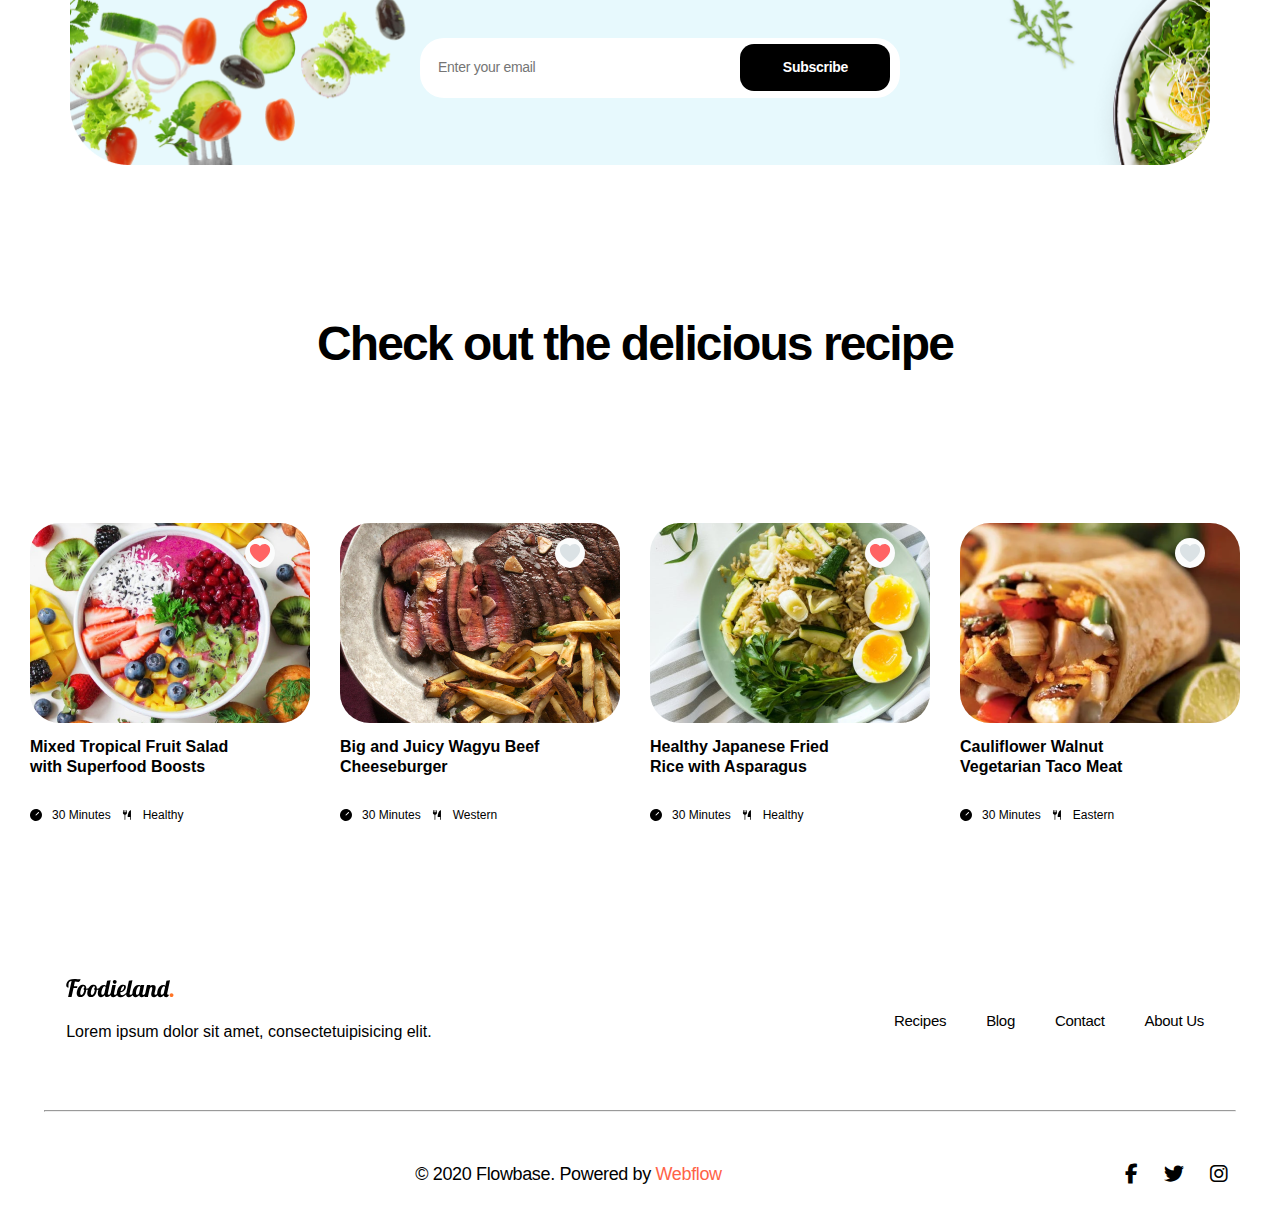
<file: contactpage.html>
<!DOCTYPE html>
<html lang="en">
<head>
    <meta charset="UTF-8">
    <meta name="viewport" content="width=device-width, initial-scale=1.0">

        <!-- font awesome cdn link -->
        <link rel="stylesheet" href="https://cdnjs.cloudflare.com/ajax/libs/font-awesome/6.7.2/css/all.min.css ">

        <!-- Link to external CSS file  for homepage-->
        <link rel="stylesheet" href="css/contactpage.css">

    <title>foodieland contactpage</title>

</head>
<body>
        <!-- header section for blogpage with navigation links -->
        <header>
            <nav class="navbar">
                <div class ="logo logo-banner" >
                    <img src="assets/homeImages/heroImages/Foodieland..svg" alt="foodieland logo">
                </div>
                <ul class="menu" role="navigation">
                    <li><a href="index.html" target="_blank">Home</a></li>
                    <li><a href="#recipes">Recipes</a></li>
                    <li><a href="blogpage.html" target="_blank">Blog</a></li>
                    <li><a href="#" target="_blank">Contact</a></li>
                    <li><a href="#about-us">About Us</a></li>
                </ul>
                <div class="social-icons">
                    <a href=""><i class="fa-brands fa-facebook-f"></i></a>
                    <a href=""><i    class="fa-brands fa-twitter"></i></a>
                    <a href=""><i  class="fa-brands fa-instagram"></i></a>                             
                </div>
            </nav>
        </header>
        <!-- main section  -->
        <main>
            <h2>Contact Us</h2>
            <div class="container">
                <div class="image-container">
                    <img src="assets/contactImages/formSideImg/Group 13936.png" alt="">
                </div>
                <div class="form-container">
                    <form action="#" method="post">
                            <div class="row">
                                <div class="field">
                                    <label for="name">NAME</label>
                                    <input type="text" id="name" name="name" placeholder="Enter your name..." required>
                                </div>
                                <div class="field">
                                    <label for="email">EMAIL ADDRESS</label>
                                    <input type="email" id="email" name="email" placeholder="Your email address..." required>
                                </div>
                            </div>
                        <div class="row">
                            <div class="field">
                                <label for="subject">SUBJECT</label>
                                <input type="text" id="subject" name="subject" placeholder="Enter subject..." required>
                            </div>
                            <div class="field">
                                <label for="inquiry">INQUIRY TYPE</label>
                                <select id="inquiry" name="inquiry" required>
                                    <option value="advertising">Advertising</option>
                                    <option value="general">General Inquiry</option>
                                    <option value="support">Support</option>
                                    <option value="feedback">Feedback</option>
                                </select>
                            </div>
                        </div>
                        <div class="field">
                            <label for="message">MESSAGES</label>
                            <textarea id="message" name="message" placeholder="Enter your messages..." required></textarea>
                        </div>
                        <div class="row">
                            <button type="submit">Submit</button>
                        </div>
                    </form>
                </div>
            </div>
        </main>
        <!-- section subscribtion card -->
        <section class="subscribtion">
            <div class="subscribe-card-container">
            <h2>Deliciousness to your inbox</h2>
            <p>Lorem ipsum dolor sit amet, consectetuipisicing elit, sed do eiusmod tempor
                incididunt ut labore et dolore magna aliqut enim ad minim</p>
            <div class="user-form">
            <form action="">
                <input type="email" name="user email" placeholder="Enter your email">
                <button type="subscribe">Subscribe</button>
                </form>
            </div>
            </div>
        </section>
        <!-- section more recipes -->
    <section class="more-recipes" id="recipes">
        <article class="more-recipes-content">
            <h2>Check out the delicious recipe</h2>
        </article>
        <div class="more-recipes-gallery">
            <div class="more-recipe-card">
                <div class="card-image-container">
                    <img src="assets/homeImages/moreRecipe/Mask Group.png" alt="superfood" id="cardPic">
                    <div class="favorite-icon">
                        <img src="assets/homeImages/simple&Tastygallery/Vector.svg" alt="Favorite">
                    </div>
                </div>
                <div class="card-content">
                    <h4>Mixed Tropical Fruit Salad with Superfood Boosts </h4>
                    <div class="card-meta">
                        <img src="assets/homeImages/simple&Tastygallery/time.svg" alt="Time"> 30 Minutes
                        <img src="assets/homeImages/simple&Tastygallery/ForkKnife.svg" alt="Category"> Healthy
                    </div>
                </div>    
            </div>
            <div class="more-recipe-card">
                <div class="card-image-container">
                    <img src="assets/homeImages/moreRecipe/Mask Group (1).png" alt="cheeseburger" id="cardPic">
                    <div class="favorite-icon">
                        <img src="assets/homeImages/moreRecipe/Heart.svg" alt="Favorite">
                    </div>
                </div>
                <div class="card-content">
                    <h4>Big and Juicy Wagyu Beef Cheeseburger</h4>
                    <div class="card-meta">
                        <img src="assets/homeImages/simple&Tastygallery/time.svg" alt="Time"> 30 Minutes
                        <img src="assets/homeImages/simple&Tastygallery/ForkKnife.svg" alt="Category"> Western
                    </div>
                </div>    
            </div>
            <div class="more-recipe-card">
                <div class="card-image-container">
                    <img src="assets/homeImages/moreRecipe/Mask Group (3).png" alt="japanese fried rice" id="cardPic">
                    <div class="favorite-icon">
                        <img src="assets/homeImages/simple&Tastygallery/Vector.svg" alt="Favorite">
                    </div>
                </div>
                <div class="card-content">
                    <h4>Healthy Japanese Fried Rice with Asparagus</h4>
                    <div class="card-meta">
                        <img src="assets/homeImages/simple&Tastygallery/time.svg" alt="Time"> 30 Minutes
                        <img src="assets/homeImages/simple&Tastygallery/ForkKnife.svg" alt="Category"> Healthy
                    </div>
                </div>    
            </div>
            <div class="more-recipe-card">
                <div class="card-image-container">
                    <img src="assets/homeImages/moreRecipe/image 26.png"  alt="taco burger" id="cardPic">
                    <div class="favorite-icon">
                        <img src="assets/homeImages/moreRecipe/Heart.svg" alt="Favorite">
                    </div>
                </div>
                <div class="card-content">
                    <h4>Cauliflower Walnut Vegetarian Taco Meat</h4>
                    <div class="card-meta">
                        <img src="assets/homeImages/simple&Tastygallery/time.svg" alt="Time"> 30 Minutes
                        <img src="assets/homeImages/simple&Tastygallery/ForkKnife.svg" alt="Category"> Eastern
                    </div>
                </div>    
            </div>
        </div>
    </section>
            <!-- footer -->
            <footer id="about-us">
                <div class="footer-container">
                    <div class="first-content">
                            <div class ="logo-banner" >
                                <img src="assets/homeImages/heroImages/Foodieland..svg" alt="foodieland logo">
                                <p>Lorem ipsum dolor sit amet, consectetuipisicing elit.</p>
                            </div>
                        <ul class="nav" role="navigation">
                            <li><a href="#recipes">Recipes</a></li>
                            <li><a href="blogpage.html" target="_blank">Blog</a></li>
                            <li><a href="#">Contact</a></li>
                            <li><a href="#">About Us</a></li>
                        </ul>
                    </div>
                    <hr width="93%">
                    <div class="social-media">
                        <div></div>
                        <p>© 2020 Flowbase. Powered by <span style="color: tomato;">Webflow</span></p>
                        <ul class="footer-socials">
                            <li><a href="#"><i class="fa-brands fa-facebook-f"></i></a></li>
                            <li><a href="#"><i class="fa-brands fa-twitter"></i></a></li>
                            <li><a href="#"><i class="fa-brands fa-instagram"></i></a></li>
                        </ul>
                    </div>
                </div>
            </footer>
    </body>
</html>
</file>
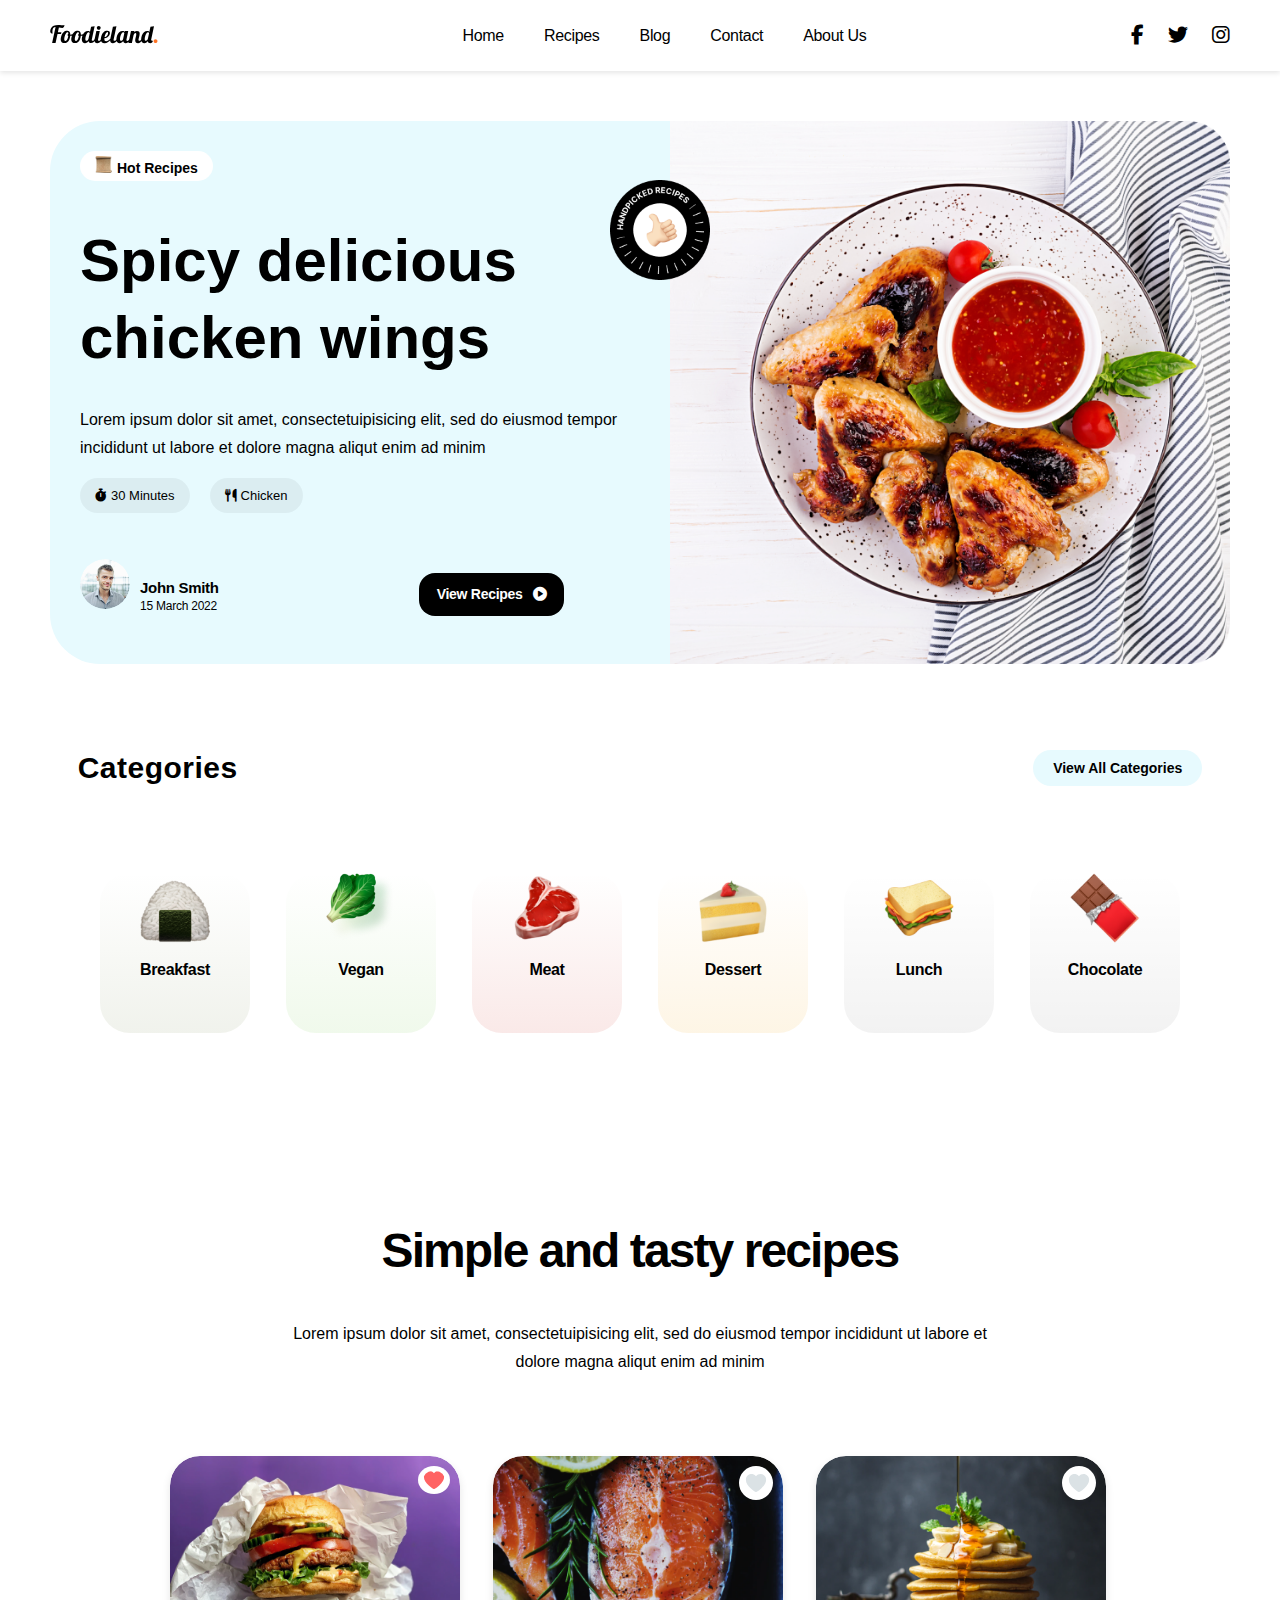
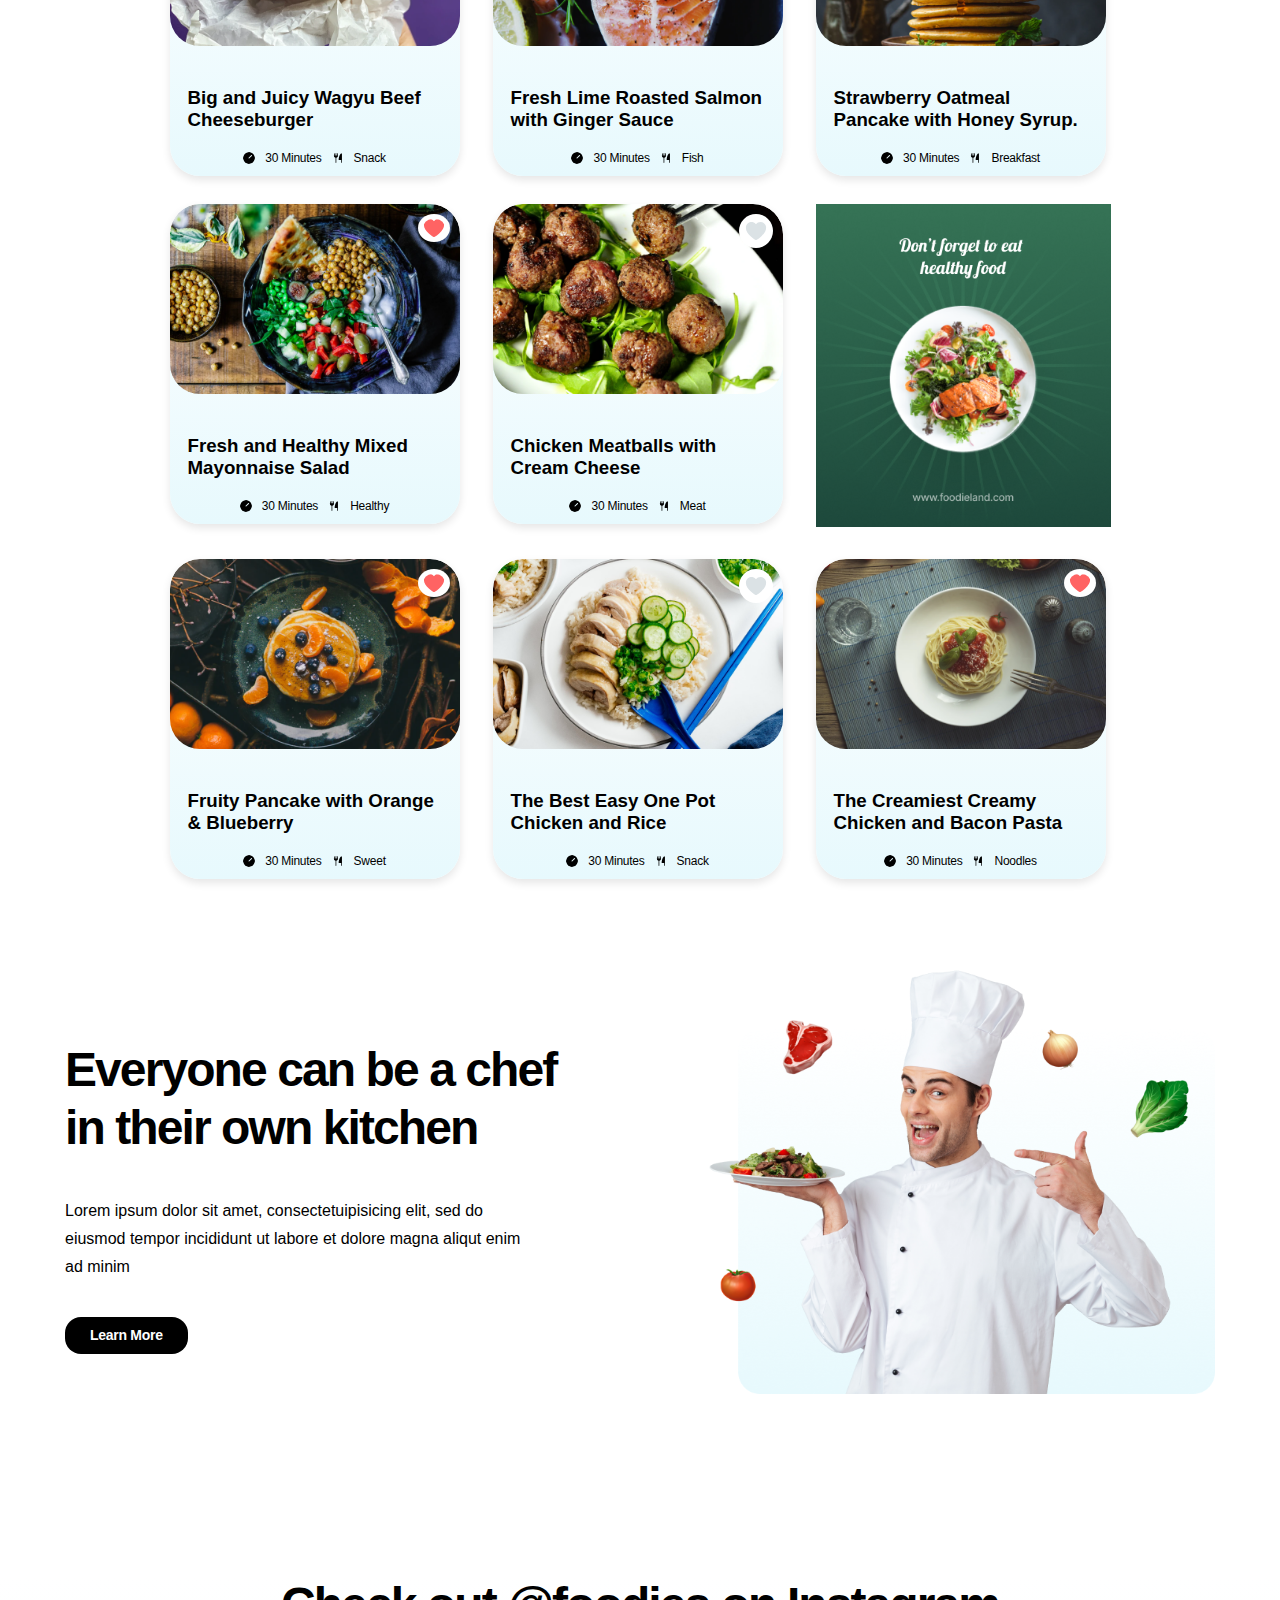
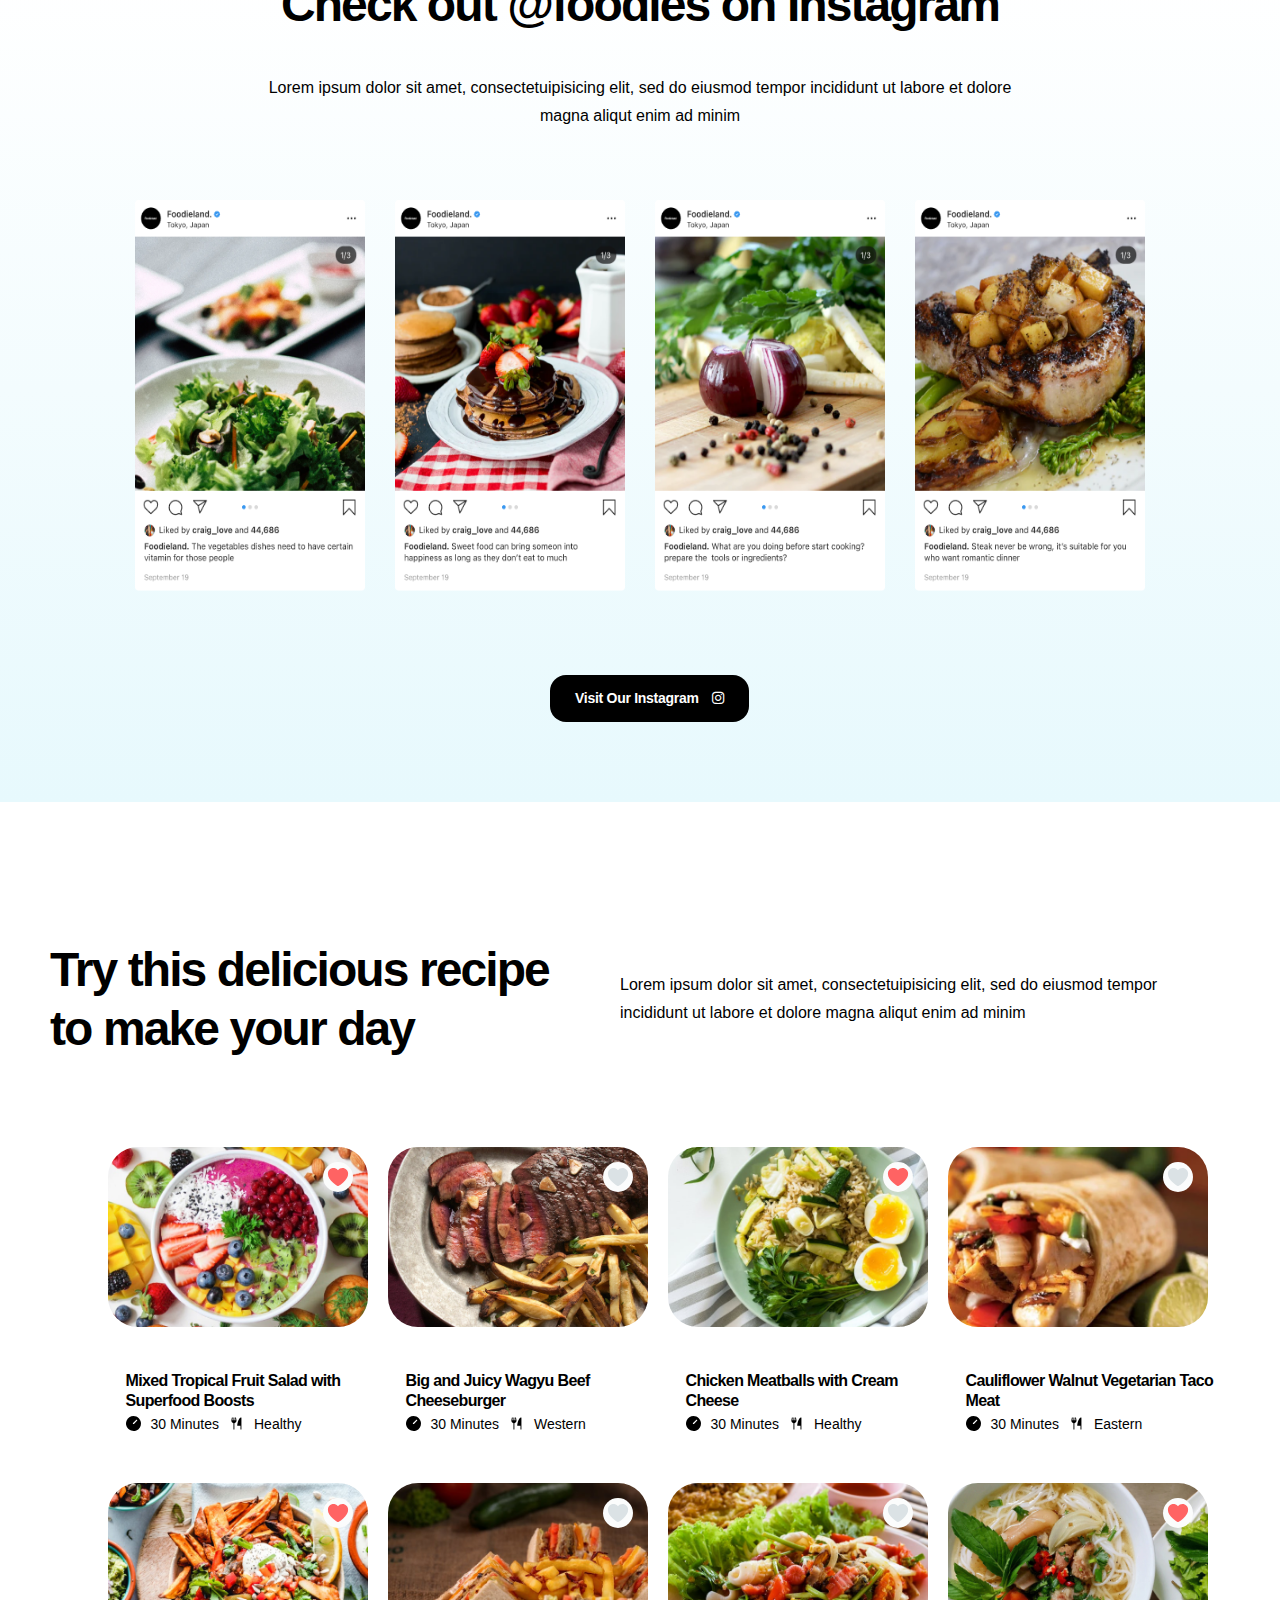
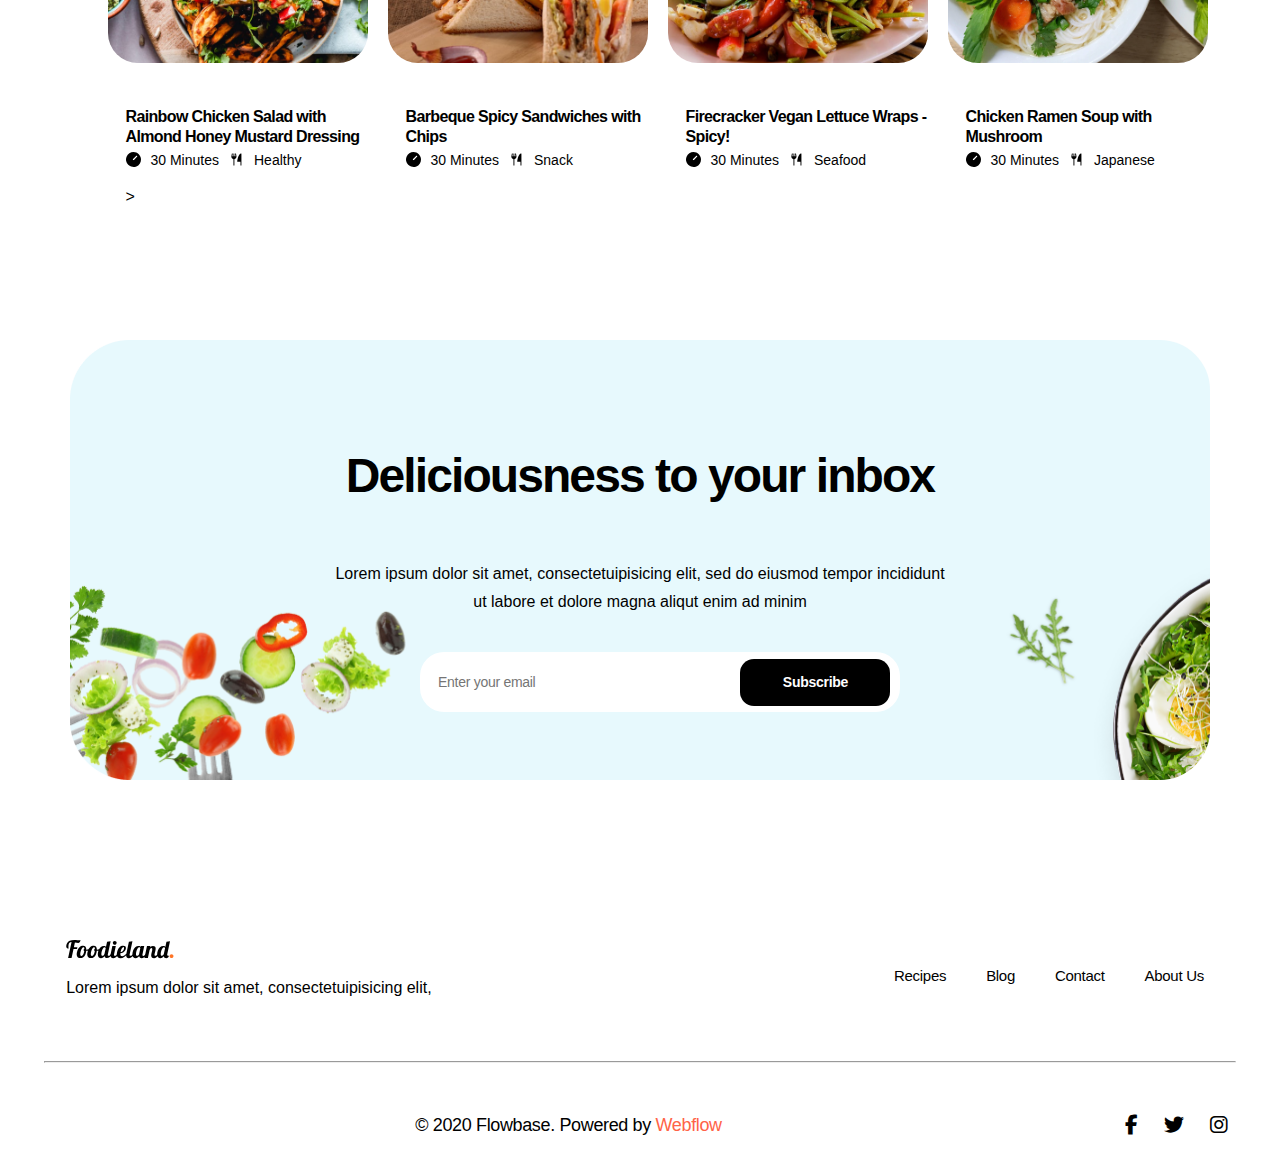
<file: homepage.html>
<!DOCTYPE html>
<html lang="en">
<head>
    <meta charset="UTF-8">
    <meta http-equiv="X-UA-Compatible" content="ie=edge">
    <meta name="viewport" content="width=device-width, initial-scale=1.0">
    <!-- font awesome cdn link -->
    <link rel="stylesheet" href="https://cdnjs.cloudflare.com/ajax/libs/font-awesome/6.7.2/css/all.min.css ">
    <!-- Link to external CSS file  for homepage-->
    <link rel="stylesheet" href="css/Homepage.css">

    <title>Foodieland. homepage</title>
</head>
<body>
    <!-- header section for homepage with navigation links -->
    <header>
        <nav class="navbar">
            <div class ="logo logo-banner">
                <img src="assets/homeImages/heroImages/Foodieland..svg" alt="foodieland logo">
            </div>
            <ul class="menu" role="navigation">
                <li><a href="#">Home</a></li>
                <li><a href="#recipe-Gallery">Recipes</a></li>
                <li><a href="blogpage.html" target="_blank">Blog</a></li>
                <li><a href="contactpage.html" target="_blank">Contact</a></li>
                <li><a href="#footer">About Us</a></li>
            </ul>
            <div class="social-icons">
                <a href=""><i class="fa-brands fa-facebook-f"></i></a>
                <a href=""><i    class="fa-brands fa-twitter"></i></a>
                <a href=""><i  class="fa-brands fa-instagram"></i></a>                             
            </div>
        </nav>
        
    </header>

    <!-- hero section -->
    <main>
        <section class="recipe-preview" id="recipe-preview">
            
            <div class="content-column">
                <div class="label"><img src="./assets/homeImages/heroImages/image 14.png" alt="">Hot Recipes</div>
                <h1>Spicy delicious chicken wings</h1>
                <p>Lorem ipsum dolor sit amet, consectetuipisicing elit, sed do eiusmod tempor incididunt ut labore et dolore magna aliqut enim ad minim</p>
                <div class="details">
                    <div class="time details-btn"><i class="fa-solid fa-stopwatch"></i>30 Minutes</div>
                    <div class="type details-btn"><i class="fa-solid fa-utensils"></i>Chicken</div>
                </div>
                <div class="author">
                    <img src="./assets/homeImages/heroImages/Ellipse 2.svg" alt="profile img">
                <div class="author-info">
                    <h4>John Smith</h4>
                    <p>15 March 2022</p>
                </div>
                <a href="#" class="view-recipe">View Recipes<i class="fa-solid fa-circle-play"></i></a>
                </div>
            </div>
            <img src="./assets/homeImages/heroImages/Badge.png" alt="brand badge image" id="Badge">
            <div class="image-column">
                <img src="./assets/homeImages/heroImages/Mask Group.png"   alt="Baked Chicken Wings"> 
            </div>
        </section>
    </main>
    
    <!-- section categories -->
        <section class="categories">
            <div class="item-view">
                <h2>Categories</h2>
                <button type="view-btn">View All Categories</button>
            </div>
            <div class="category-item-wrapper">
                <div class="category-item item1">
                    <img src="assets/homeImages/categories/image 25.png" alt="">
                    <p>Breakfast</p>
                </div>
                <div class="category-item item2">
                    <img src="assets/homeImages/categories/Group 879.png" alt="">  
                    <p>Vegan</p>
                </div>
                <div class="category-item item3">
                    <img src="assets/homeImages/categories/image 21.png" alt="">
                    <p>Meat</p>
                </div>
                <div class="category-item item4">
                    <img src="assets/homeImages/categories/image 22.png" alt="">
                    <p>Dessert</p>
                </div>
                <div class="category-item item5">
                    <img src="assets/homeImages/categories/image 23.png" alt="">
                    <p>Lunch</p>
                </div>
                <div class="category-item item6">
                    <img src="assets/homeImages/categories/image 24.png" alt="">
                    <p>Chocolate</p>
                </div>
            </div>
        </section>

        <!-- section recipes-gallery  -->
        <section class="recipes-gallery">
            <article class="text">
                <h2>Simple and tasty recipes</h2>
                <p>Lorem ipsum dolor sit amet, consectetuipisicing elit, sed do eiusmod tempor 
                    incididunt ut labore et dolore magna aliqut enim ad minim
                </p>
            </article>
            <section class="gallery" id="recipe-Gallery">

                <article class="card">
                    <div class="icons">
                        <img src="assets/homeImages/simple&Tastygallery/Vector.svg" alt="">
                    </div>
                    <img src="assets/homeImages/simple&Tastygallery/Mask Group.png" alt="Food 5">
                    <div class="card-content">
                        <h3>Big and Juicy Wagyu Beef Cheeseburger</h3>
                        <div class="meta">
                            <img src="assets/homeImages/simple&Tastygallery/time.svg " width="40px" alt="Time"> 30 Minutes
                            <img src="assets/homeImages/simple&Tastygallery/ForkKnife.svg" alt="Category"> Snack
                        </div>
                        </div>
                </article>
                <article class="card">
                    <div class="icons">
                        <img src="assets/homeImages/simple&Tastygallery/Heart.svg" alt="">
                    </div>
                    <img src="assets/homeImages/simple&Tastygallery/image 26.png" alt="Food 5">
                    <div class="card-content">
                        <h3>Fresh Lime Roasted Salmon with Ginger Sauce</h3>
                        <div class="meta">
                            <img src="assets/homeImages/simple&Tastygallery/time.svg "  alt="Time"> 30 Minutes
                            <img src="assets/homeImages/simple&Tastygallery/ForkKnife.svg" alt="Category"> Fish
                        </div>
                        </div>
                </article>
                <article class="card">
                    <div class="icons">
                        <img src="assets/homeImages/simple&Tastygallery/Heart.svg" alt="">
                    </div>
                    <img src="assets/homeImages/simple&Tastygallery/Mask Group (1).png" alt="Food 5">
                    <div class="card-content">
                        <h3>Strawberry Oatmeal Pancake with Honey Syrup.</h3>
                        <div class="meta">
                            <img src="assets/homeImages/simple&Tastygallery/time.svg " width="40px" alt="Time"> 30 Minutes
                            <img src="assets/homeImages/simple&Tastygallery/ForkKnife.svg" alt="Category"> Breakfast
                        </div>
                        </div>
                </article>
                <article class="card">
                    <div class="icons">
                        <img src="assets/homeImages/simple&Tastygallery/Vector.svg" alt="">
                    </div>
                    <img src="assets/homeImages/simple&Tastygallery/Mask Group (2).png" alt="Food 5">
                    <div class="card-content">
                        <h3>Fresh and Healthy Mixed Mayonnaise Salad</h3>
                        <div class="meta">
                            <img src="assets/homeImages/simple&Tastygallery/time.svg " width="40px" alt="Time"> 30 Minutes
                            <img src="assets/homeImages/simple&Tastygallery/ForkKnife.svg" alt="Category"> Healthy
                        </div>
                        </div>
                </article>
                <article class="card">
                    <div class="icons">
                        <img src="assets/homeImages/simple&Tastygallery/Heart.svg" alt="">
                    </div>
                    <img src="assets/homeImages/simple&Tastygallery/Mask Group (3).png" alt="Food 5">
                    <div class="card-content">
                        <h3>Chicken Meatballs with Cream Cheese</h3>
                        <div class="meta">
                            <img src="assets/homeImages/simple&Tastygallery/time.svg " width="40px" alt="Time"> 30 Minutes
                            <img src="assets/homeImages/simple&Tastygallery/ForkKnife.svg" alt="Category"> Meat
                        </div>
                        </div>
                </article>
                <article class="advert" >
                    <img src="assets/homeImages/simple&Tastygallery/Ads.png" width="" alt="Food 5">  
                </article>
                <article class="card">
                    <div class="icons">
                        <img src="assets/homeImages/simple&Tastygallery/Vector.svg" alt="">
                    </div>
                    <img src="assets/homeImages/simple&Tastygallery/Mask Group (4).png" alt="Food 5">
                    <div class="card-content">
                        <h3>Fruity Pancake with Orange & Blueberry</h3>
                        <div class="meta">
                            <img src="assets/homeImages/simple&Tastygallery/time.svg " width="40px" alt="Time"> 30 Minutes
                            <img src="assets/homeImages/simple&Tastygallery/ForkKnife.svg" alt="Category"> Sweet
                        </div>
                        </div>
                </article>
                <article class="card">
                    <div class="icons">
                        <img src="assets/homeImages/simple&Tastygallery/Heart.svg" alt="">
                    </div>
                    <img src="assets/homeImages/simple&Tastygallery/Mask Group (5).png" alt="Food 5">
                    <div class="card-content">
                        <h3>The Best Easy One Pot Chicken and Rice</h3>
                        <div class="meta">
                            <img src="assets/homeImages/simple&Tastygallery/time.svg " width="40px" alt="Time"> 30 Minutes
                            <img src="assets/homeImages/simple&Tastygallery/ForkKnife.svg" alt="Category"> Snack
                        </div>
                        </div>
                </article>
                <article class="card">
                    <div class="icons">
                        <img src="assets/homeImages/simple&Tastygallery/Vector.svg" alt="">
                    </div>
                    <img src="assets/homeImages/simple&Tastygallery/Mask Group (6).png" alt="Food 5">
                    <div class="card-content">
                        <h3>The Creamiest Creamy Chicken and Bacon Pasta</h3>
                        <div class="meta">
                            <img src="assets/homeImages/simple&Tastygallery/time.svg " width="40px" alt="Time"> 30 Minutes
                            <img src="assets/homeImages/simple&Tastygallery/ForkKnife.svg" alt="Category"> Noodles
                        </div>
                        </div>
                </article>
            </section>
        </section>


        <!-- section learn more -->
        <section class="learn-more">
            <div class="text-content">
            
                    <h2>Everyone can be a chef in their own kitchen</h2>
                    <p>Lorem ipsum dolor sit amet, consectetuipisicing elit, sed do eiusmod tempor 
                        incididunt ut labore et dolore magna aliqut enim ad minim</p>
            
                <button type="view-btn">Learn More</button>
            </div>
            <div class="learn-more-vector">
                <img src="assets/homeImages/learmoreImg/Group 880.png" alt="">
            </div>
        </section>

        <!-- section instragram posts -->
        <section class="instagram-posts">
            <h2>Check out @foodies on Instagram</h2>
            <p>Lorem ipsum dolor sit amet, consectetuipisicing elit, sed do eiusmod tempor
                incididunt ut labore et dolore magna aliqut enim ad minim</p>
                <div class="instagram-feed">
                    <div class="feed-item"><img src="assets/homeImages/instagramGallery/Post.png" alt="instagram post"></div>
                    <div class="feed-item"><img src="assets/homeImages/instagramGallery/Post (1).png" alt="instagram post"></div>
                    <div class="feed-item"><img src="assets/homeImages/instagramGallery/Post (2).png" alt="instagram post"></div>
                    <div class="feed-item"><img src="assets/homeImages/instagramGallery/Post (3).png" alt="instagram post"></div>
                </div>
                <button type="visit-btn">Visit Our Instagram <i class="fa-brands fa-instagram"></i></button>
    </section>

    <!-- section more recipes -->
        <section class="more-recipes">
            <article class="more-recipes-content">
                <h2>Try this delicious recipe to make your day</h2>
                <p>Lorem ipsum dolor sit amet, consectetuipisicing elit, sed do eiusmod tempor 
                    incididunt ut labore et dolore magna aliqut enim ad minim</p>
            </article>
            <div class="more-recipes-gallery">
                <div class="more-recipe-card">
                    <div class="card-image-container">
                        <img src="assets/homeImages/moreRecipe/Mask Group.png"  alt="superfood" id="cardPic">
                        <div class="favorite-icon">
                            <img src="assets/homeImages/simple&Tastygallery/Vector.svg" alt="Favorite">
                        </div>
                    </div>
                    <div class="card-content">
                        <h4>Mixed Tropical Fruit Salad with Superfood Boosts </h4>
                        <div class="card-meta">
                            <img src="assets/homeImages/simple&Tastygallery/time.svg" alt="Time"> 30 Minutes
                            <img src="assets/homeImages/simple&Tastygallery/ForkKnife.svg" alt="Category"> Healthy
                        </div>
                    </div>    
                </div>
                <div class="more-recipe-card">
                    <div class="card-image-container">
                        <img src="assets/homeImages/moreRecipe/Mask Group (1).png" alt="cheeseburger" id="cardPic">
                        <div class="favorite-icon">
                            <img src="assets/homeImages/moreRecipe/Heart.svg" alt="Favorite">
                        </div>
                    </div>
                    <div class="card-content">
                        <h4>Big and Juicy Wagyu Beef Cheeseburger</h4>
                        <div class="card-meta">
                            <img src="assets/homeImages/simple&Tastygallery/time.svg" alt="Time"> 30 Minutes
                            <img src="assets/homeImages/simple&Tastygallery/ForkKnife.svg" alt="Category"> Western
                        </div>
                    </div>    
                </div>
                <div class="more-recipe-card">
                    <div class="card-image-container">
                        <img src="assets/homeImages/moreRecipe/Mask Group (3).png" alt="japanese fried rice" id="cardPic">
                        <div class="favorite-icon">
                            <img src="assets/homeImages/simple&Tastygallery/Vector.svg" alt="Favorite">
                        </div>
                    </div>
                    <div class="card-content">
                        <h4>Chicken Meatballs with Cream Cheese</h4>
                        <div class="card-meta">
                            <img src="assets/homeImages/simple&Tastygallery/time.svg" alt="Time"> 30 Minutes
                            <img src="assets/homeImages/simple&Tastygallery/ForkKnife.svg" alt="Category"> Healthy
                        </div>
                    </div>    
                </div>
                <div class="more-recipe-card">
                    <div class="card-image-container">
                        <img src="assets/homeImages/moreRecipe/image 26.png"  alt="taco burger" id="cardPic">
                        <div class="favorite-icon">
                            <img src="assets/homeImages/moreRecipe/Heart.svg" alt="Favorite">
                        </div>
                    </div>
                    <div class="card-content">
                        <h4>Cauliflower Walnut Vegetarian Taco Meat</h4>
                        <div class="card-meta">
                            <img src="assets/homeImages/simple&Tastygallery/time.svg" alt="Time"> 30 Minutes
                            <img src="assets/homeImages/simple&Tastygallery/ForkKnife.svg" alt="Category"> Eastern
                        </div>
                    </div>    
                </div>
                <div class="more-recipe-card">
                    <div class="card-image-container">
                        <img src="assets/homeImages/moreRecipe/Mask Group (4).png"  alt="Chicken salad" id="cardPic">
                        <div class="favorite-icon">
                            <img src="assets/homeImages/simple&Tastygallery/Vector.svg" alt="Favorite">
                        </div>
                    </div>
                    <div class="card-content">
                        <h4>Rainbow Chicken Salad with Almond Honey Mustard Dressing</h4>
                        <div class="card-meta">
                            <img src="assets/homeImages/simple&Tastygallery/time.svg" alt="Time"> 30 Minutes
                            <img src="assets/homeImages/simple&Tastygallery/ForkKnife.svg" alt="Category"> Healthy
                        </div>>
                    </div>    
                </div>
                <div class="more-recipe-card">
                    <div class="card-image-container">
                        <img src="assets/homeImages/moreRecipe/Mask Group (5).png" alt="barbeque" id="cardPic">
                        <div class="favorite-icon">
                            <img src="assets/homeImages/moreRecipe/Heart.svg" alt="Favorite">
                        </div>
                    </div>
                    <div class="card-content">
                        <h4>Barbeque Spicy Sandwiches with Chips</h4>
                        <div class="card-meta">
                            <img src="assets/homeImages/simple&Tastygallery/time.svg" alt="Time"> 30 Minutes
                            <img src="assets/homeImages/simple&Tastygallery/ForkKnife.svg" alt="Category"> Snack
                        </div>
                    </div>    
                </div>
                <div class="more-recipe-card">
                    <div class="card-image-container">
                        <img src="assets/homeImages/moreRecipe/Mask Group (6).png"  alt="lettuce wraps" id="cardPic">
                        <div class="favorite-icon">
                            <img src="assets/homeImages/moreRecipe/Heart.svg" alt="Favorite">
                        </div>
                    </div>
                    <div class="card-content">
                        <h4>Firecracker Vegan Lettuce Wraps - Spicy!</h4>
                        <div class="card-meta">
                            <img src="assets/homeImages/simple&Tastygallery/time.svg" alt="Time"> 30 Minutes
                            <img src="assets/homeImages/simple&Tastygallery/ForkKnife.svg" alt="Category">Seafood
                        </div>
                    </div>    
                </div>
                <div class="more-recipe-card">
                    <div class="card-image-container">
                        <img src="assets/homeImages/moreRecipe/Mask Group (7).png"  alt="chicken ramen" id="cardPic">
                        <div class="favorite-icon">
                            <img src="assets/homeImages/simple&Tastygallery/Vector.svg" alt="Favorite">
                        </div>
                    </div>
                    <div class="card-content">
                        <h4>Chicken Ramen Soup with Mushroom</h4>
                        <div class="card-meta">
                            <img src="assets/homeImages/simple&Tastygallery/time.svg" alt="Time"> 30 Minutes
                            <img src="assets/homeImages/simple&Tastygallery/ForkKnife.svg" alt="Category">Japanese
                        </div>
                    </div>    
                </div>
            </div>
        </section>

        <!-- section subscribtion card -->
        <section class="subscribtion">
            <div class="subscribe-card-container">
            <h2>Deliciousness to your inbox</h2>
            <p>Lorem ipsum dolor sit amet, consectetuipisicing elit, sed do eiusmod tempor
                incididunt ut labore et dolore magna aliqut enim ad minim</p>
            <div class="user-form">
            <form action="">
                <input type="email" name="user email" placeholder="Enter your email">
                <button type="subscribe">Subscribe</button>
                </form>
            </div>
            </div>
        </section>

        <!-- footer -->
        <footer id="footer">
            <div class="footer-container">
                <div class="first-content">
                    <div class="logo-banner">
                        <img src="assets/homeImages/heroImages/Foodieland..svg" alt="">
                        <p>Lorem ipsum dolor sit amet, consectetuipisicing elit,</p>
                    </div>
                    <ul class="nav" role="navigation">
                        <li><a href="#recipe-Gallery">Recipes</a></li>
                        <li><a href="blogpage.html" target="_blank">Blog</a></li>
                        <li><a href="contactpage.html" target="_blank">Contact</a></li>
                        <li><a href="#">About Us</a></li>
                    </ul>
                </div>
                <hr width="93%">
                <div class="social-media">
                    <div></div>
                    <p>© 2020 Flowbase. Powered by <span style="color: tomato;">Webflow</span></p>
                    <ul class="footer-socials">
                        <li><a href="#"><i class="fa-brands fa-facebook-f"></i></a></li>
                        <li><a href="#"><i class="fa-brands fa-twitter"></i></a></li>
                        <li><a href="#"><i class="fa-brands fa-instagram"></i></a></li>
                    </ul>
                </div>
            </div>
        </footer>
    </body> 
</html>
</file>
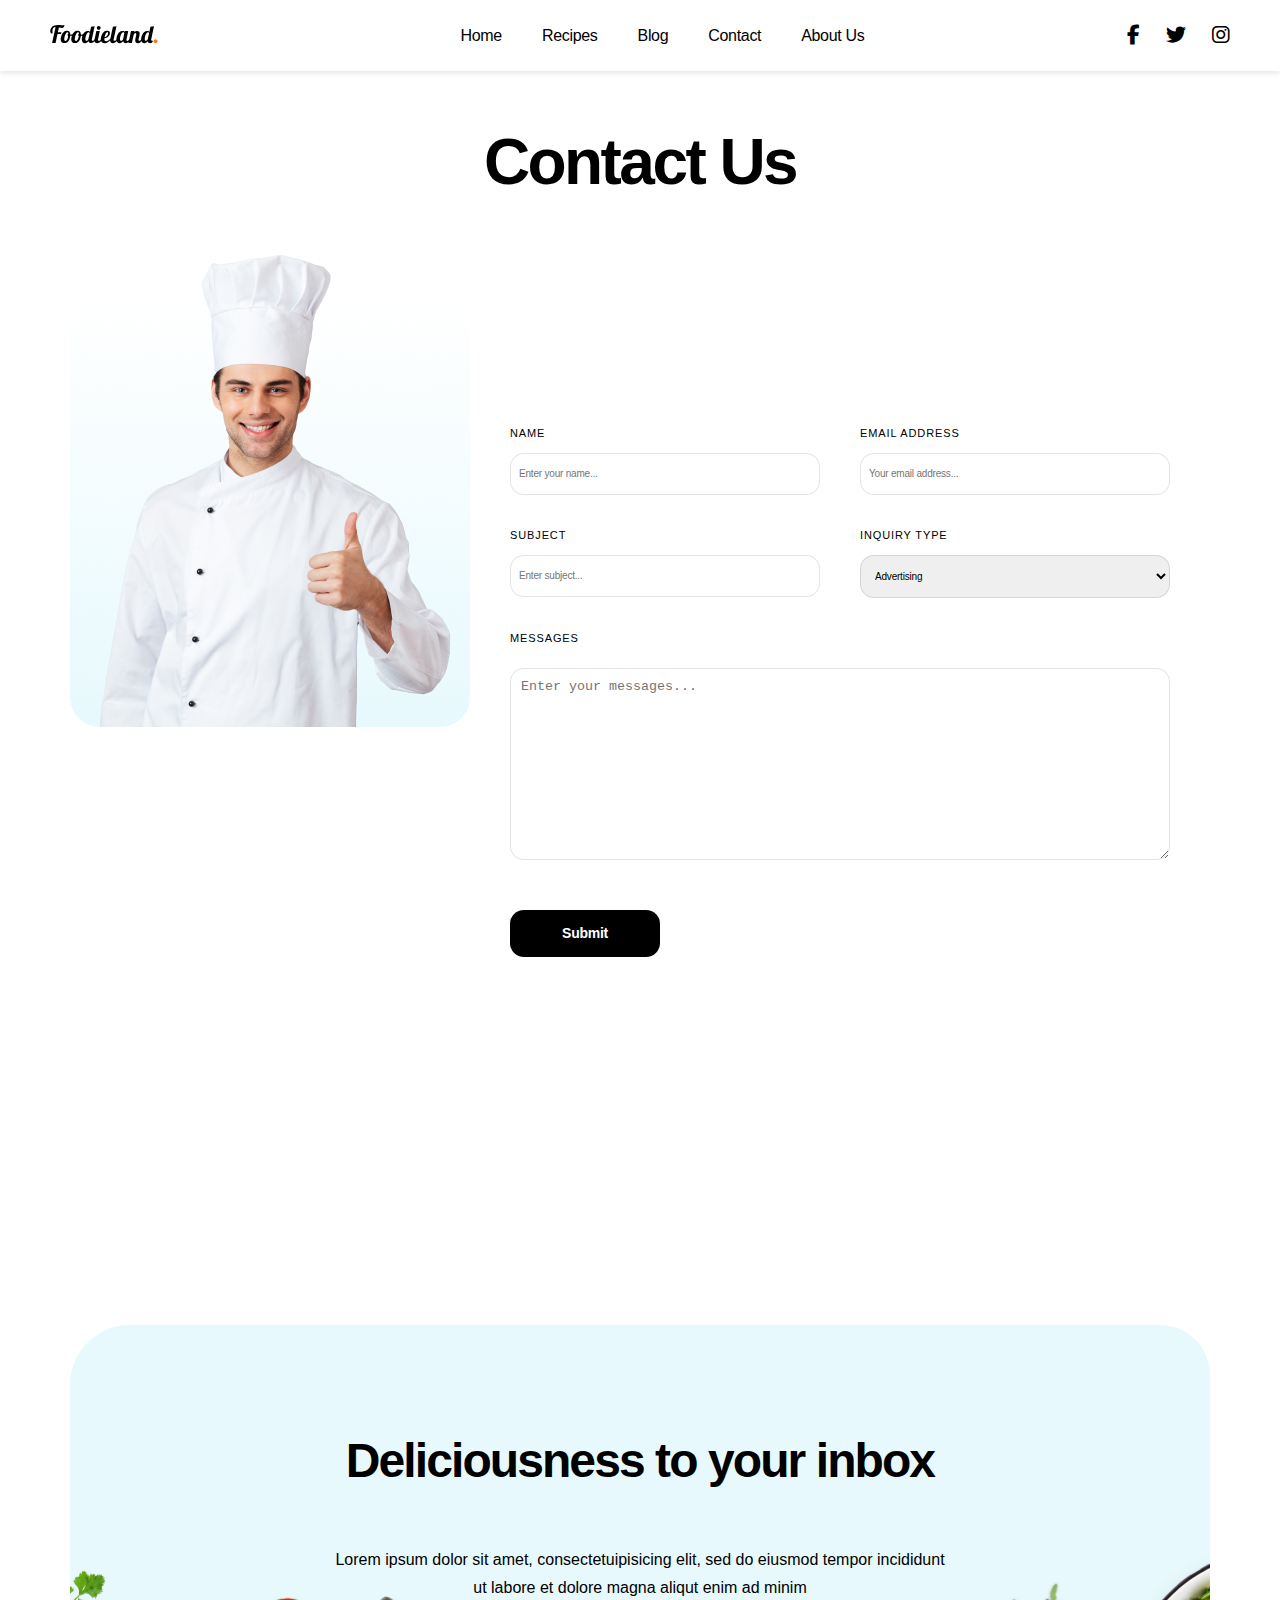
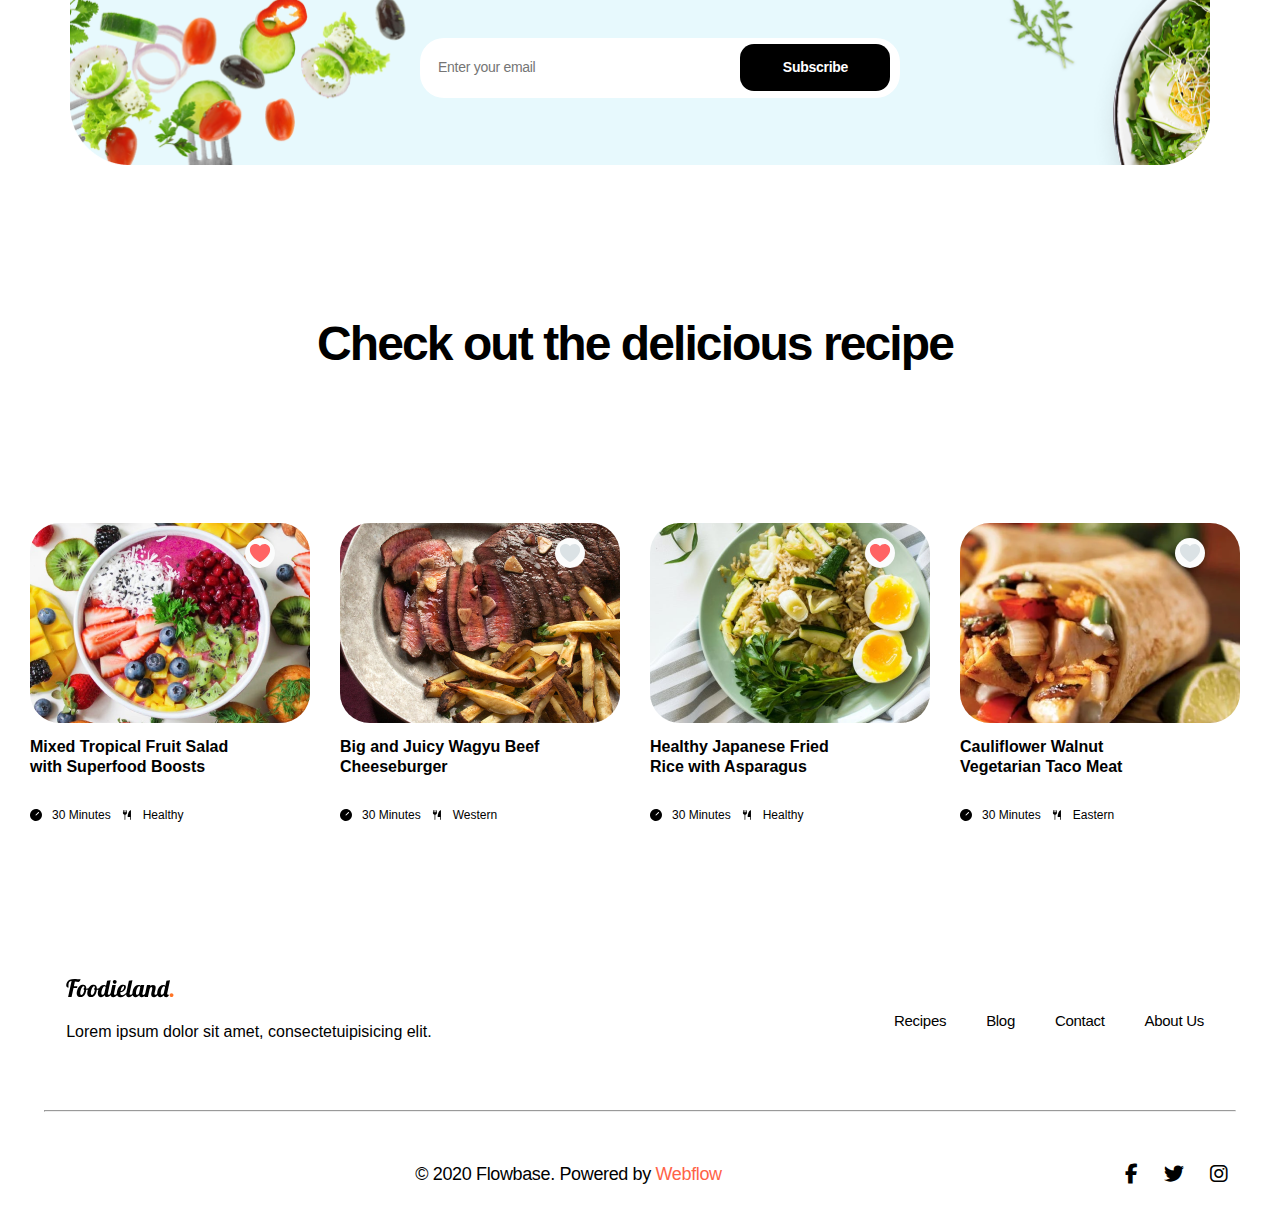
<file: index2.html>
<!DOCTYPE html>
<html lang="en">
<head>
    <meta charset="UTF-8">
    <meta name="viewport" content="width=device-width, initial-scale=1.0">

        <!-- font awesome cdn link -->
        <link rel="stylesheet" href="https://cdnjs.cloudflare.com/ajax/libs/font-awesome/6.7.2/css/all.min.css ">

        <!-- Link to external CSS file  for homepage-->
        <link rel="stylesheet" href="css/contactpage.css">

    <title>foodieland contactpage</title>

</head>
<body>
        <!-- header section for blogpage with navigation links -->
        <header>
            <nav class="navbar">
                <div class ="logo logo-banner" >
                    <img src="assets/homeImages/heroImages/Foodieland..svg" alt="foodieland logo">
                </div>
                <ul class="menu" role="navigation">
                    <li><a href="index.html" target="_blank">Home</a></li>
                    <li><a href="#recipes">Recipes</a></li>
                    <li><a href="index3.html" target="_blank">Blog</a></li>
                    <li><a href="#" target="_blank">Contact</a></li>
                    <li><a href="#about-us">About Us</a></li>
                </ul>
                <div class="social-icons">
                    <a href=""><i class="fa-brands fa-facebook-f"></i></a>
                    <a href=""><i    class="fa-brands fa-twitter"></i></a>
                    <a href=""><i  class="fa-brands fa-instagram"></i></a>                             
                </div>
            </nav>
        </header>
        <!-- main section  -->
        <main>
            <h2>Contact Us</h2>
            <div class="container">
                <div class="image-container">
                    <img src="assets/contactImages/formSideImg/Group 13936.png" alt="">
                </div>
                <div class="form-container">
                    <form action="#" method="post">
                            <div class="row">
                                <div class="field">
                                    <label for="name">NAME</label>
                                    <input type="text" id="name" name="name" placeholder="Enter your name..." required>
                                </div>
                                <div class="field">
                                    <label for="email">EMAIL ADDRESS</label>
                                    <input type="email" id="email" name="email" placeholder="Your email address..." required>
                                </div>
                            </div>
                        <div class="row">
                            <div class="field">
                                <label for="subject">SUBJECT</label>
                                <input type="text" id="subject" name="subject" placeholder="Enter subject..." required>
                            </div>
                            <div class="field">
                                <label for="inquiry">INQUIRY TYPE</label>
                                <select id="inquiry" name="inquiry" required>
                                    <option value="advertising">Advertising</option>
                                    <option value="general">General Inquiry</option>
                                    <option value="support">Support</option>
                                    <option value="feedback">Feedback</option>
                                </select>
                            </div>
                        </div>
                        <div class="field">
                            <label for="message">MESSAGES</label>
                            <textarea id="message" name="message" placeholder="Enter your messages..." required></textarea>
                        </div>
                        <div class="row">
                            <button type="submit">Submit</button>
                        </div>
                    </form>
                </div>
            </div>
        </main>
        <!-- section subscribtion card -->
        <section class="subscribtion">
            <div class="subscribe-card-container">
            <h2>Deliciousness to your inbox</h2>
            <p>Lorem ipsum dolor sit amet, consectetuipisicing elit, sed do eiusmod tempor
                incididunt ut labore et dolore magna aliqut enim ad minim</p>
            <div class="user-form">
            <form action="">
                <input type="email" name="user email" placeholder="Enter your email">
                <button type="subscribe">Subscribe</button>
                </form>
            </div>
            </div>
        </section>
        <!-- section more recipes -->
    <section class="more-recipes" id="recipes">
        <article class="more-recipes-content">
            <h2>Check out the delicious recipe</h2>
        </article>
        <div class="more-recipes-gallery">
            <div class="more-recipe-card">
                <div class="card-image-container">
                    <img src="assets/homeImages/moreRecipe/Mask Group.png" alt="superfood" id="cardPic">
                    <div class="favorite-icon">
                        <img src="assets/homeImages/simple&Tastygallery/Vector.svg" alt="Favorite">
                    </div>
                </div>
                <div class="card-content">
                    <h4>Mixed Tropical Fruit Salad with Superfood Boosts </h4>
                    <div class="card-meta">
                        <img src="assets/homeImages/simple&Tastygallery/time.svg" alt="Time"> 30 Minutes
                        <img src="assets/homeImages/simple&Tastygallery/ForkKnife.svg" alt="Category"> Healthy
                    </div>
                </div>    
            </div>
            <div class="more-recipe-card">
                <div class="card-image-container">
                    <img src="assets/homeImages/moreRecipe/Mask Group (1).png" alt="cheeseburger" id="cardPic">
                    <div class="favorite-icon">
                        <img src="assets/homeImages/moreRecipe/Heart.svg" alt="Favorite">
                    </div>
                </div>
                <div class="card-content">
                    <h4>Big and Juicy Wagyu Beef Cheeseburger</h4>
                    <div class="card-meta">
                        <img src="assets/homeImages/simple&Tastygallery/time.svg" alt="Time"> 30 Minutes
                        <img src="assets/homeImages/simple&Tastygallery/ForkKnife.svg" alt="Category"> Western
                    </div>
                </div>    
            </div>
            <div class="more-recipe-card">
                <div class="card-image-container">
                    <img src="assets/homeImages/moreRecipe/Mask Group (3).png" alt="japanese fried rice" id="cardPic">
                    <div class="favorite-icon">
                        <img src="assets/homeImages/simple&Tastygallery/Vector.svg" alt="Favorite">
                    </div>
                </div>
                <div class="card-content">
                    <h4>Healthy Japanese Fried Rice with Asparagus</h4>
                    <div class="card-meta">
                        <img src="assets/homeImages/simple&Tastygallery/time.svg" alt="Time"> 30 Minutes
                        <img src="assets/homeImages/simple&Tastygallery/ForkKnife.svg" alt="Category"> Healthy
                    </div>
                </div>    
            </div>
            <div class="more-recipe-card">
                <div class="card-image-container">
                    <img src="assets/homeImages/moreRecipe/image 26.png"  alt="taco burger" id="cardPic">
                    <div class="favorite-icon">
                        <img src="assets/homeImages/moreRecipe/Heart.svg" alt="Favorite">
                    </div>
                </div>
                <div class="card-content">
                    <h4>Cauliflower Walnut Vegetarian Taco Meat</h4>
                    <div class="card-meta">
                        <img src="assets/homeImages/simple&Tastygallery/time.svg" alt="Time"> 30 Minutes
                        <img src="assets/homeImages/simple&Tastygallery/ForkKnife.svg" alt="Category"> Eastern
                    </div>
                </div>    
            </div>
        </div>
    </section>
            <!-- footer -->
            <footer id="about-us">
                <div class="footer-container">
                    <div class="first-content">
                            <div class ="logo-banner" >
                                <img src="assets/homeImages/heroImages/Foodieland..svg" alt="foodieland logo">
                                <p>Lorem ipsum dolor sit amet, consectetuipisicing elit.</p>
                            </div>
                        <ul class="nav" role="navigation">
                            <li><a href="#recipes">Recipes</a></li>
                            <li><a href="index3.html" target="_blank">Blog</a></li>
                            <li><a href="#">Contact</a></li>
                            <li><a href="#">About Us</a></li>
                        </ul>
                    </div>
                    <hr width="93%">
                    <div class="social-media">
                        <div></div>
                        <p>© 2020 Flowbase. Powered by <span style="color: tomato;">Webflow</span></p>
                        <ul class="footer-socials">
                            <li><a href="#"><i class="fa-brands fa-facebook-f"></i></a></li>
                            <li><a href="#"><i class="fa-brands fa-twitter"></i></a></li>
                            <li><a href="#"><i class="fa-brands fa-instagram"></i></a></li>
                        </ul>
                    </div>
                </div>
            </footer>
    </body>
</html>
</file>
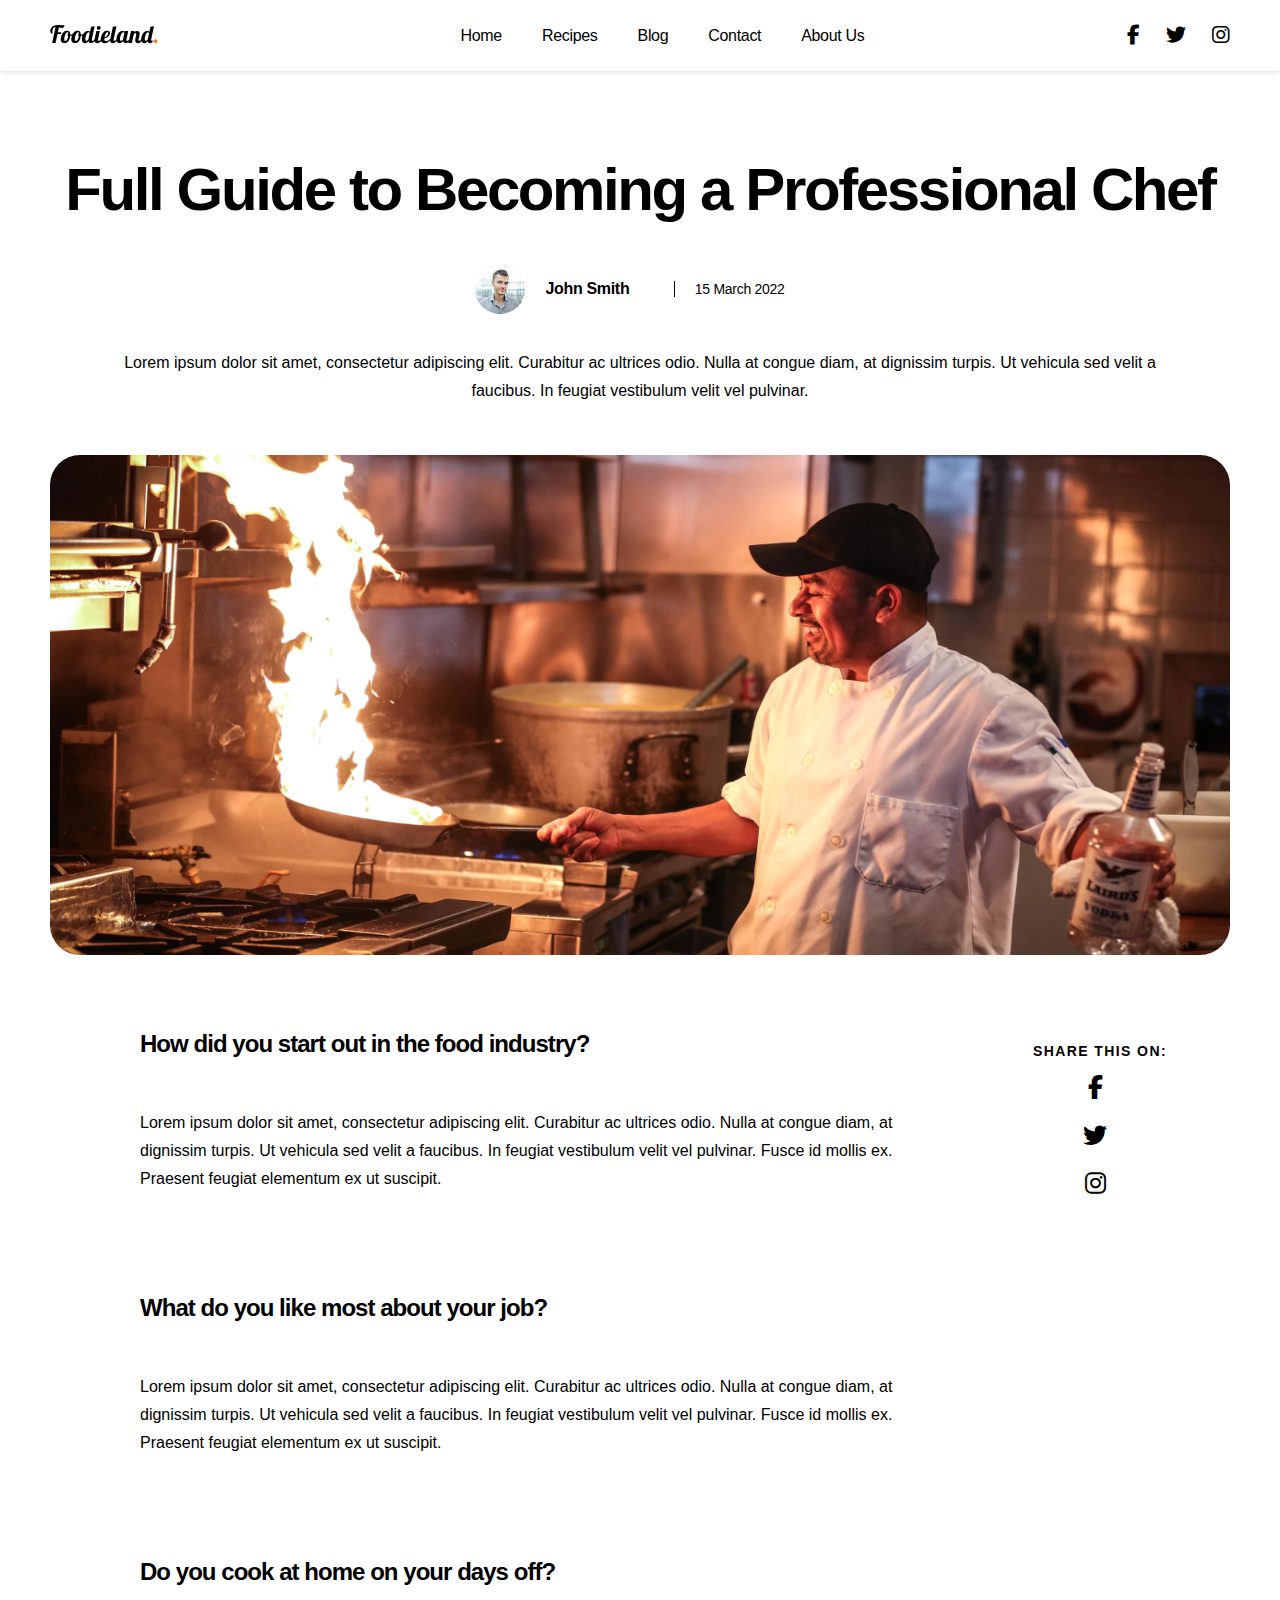
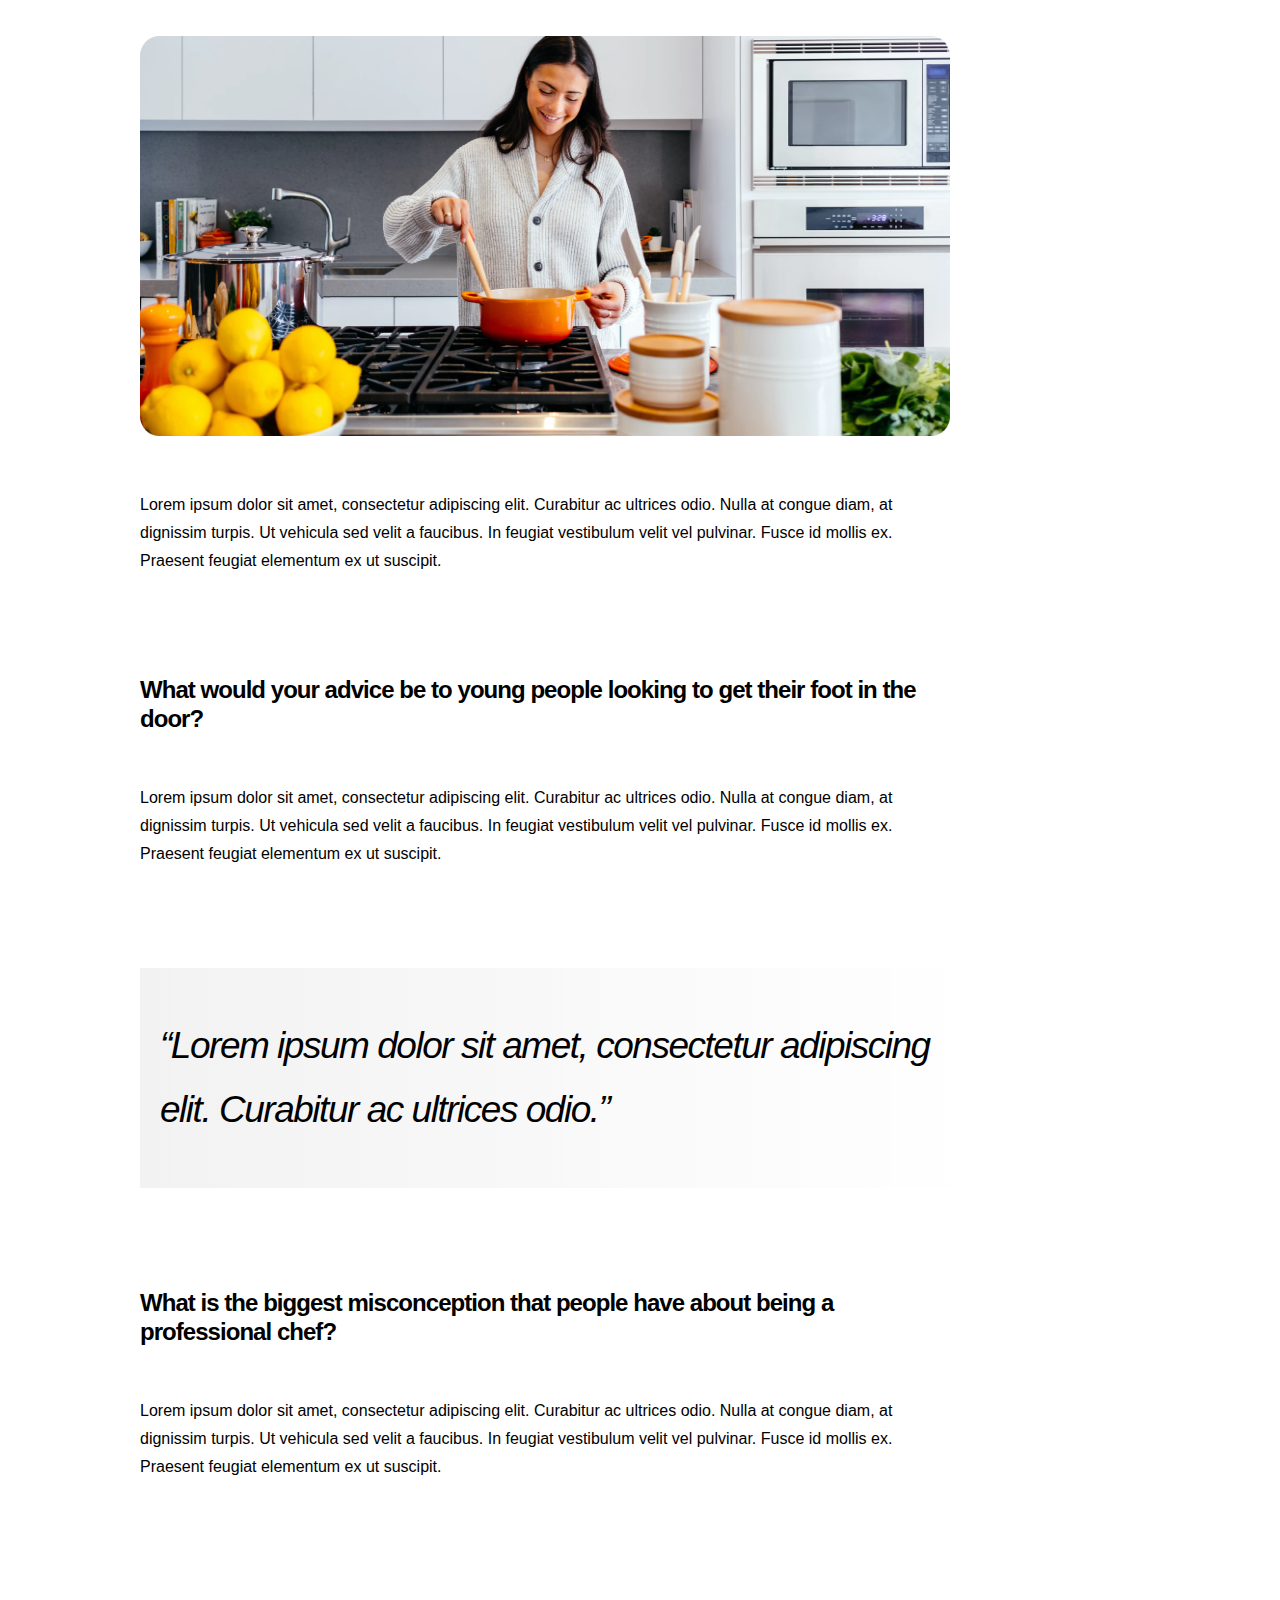
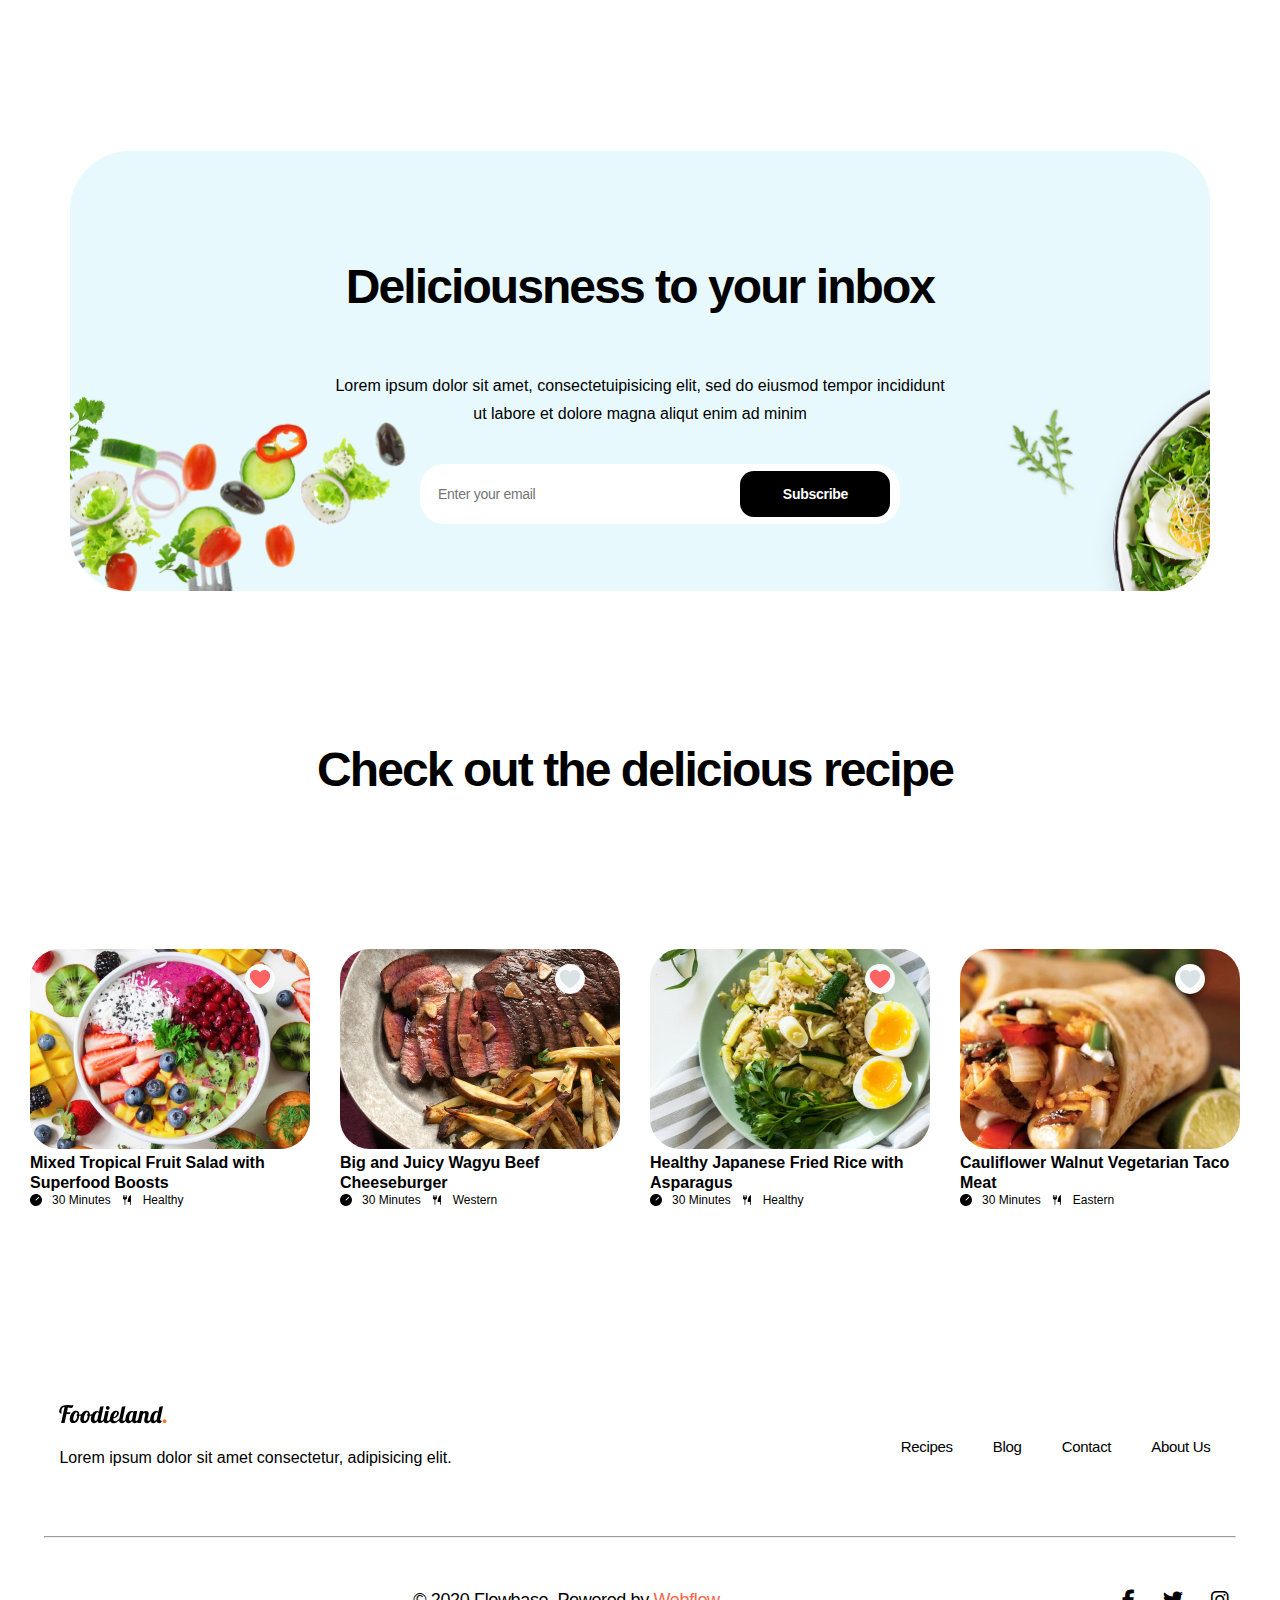
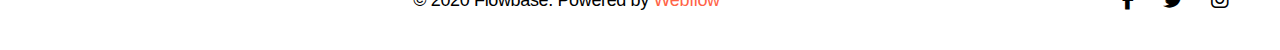
<file: index3.html>
<!DOCTYPE html>
<html lang="en">
<head>
    <meta charset="UTF-8">
    <meta http-equiv="X-UA-Compatible" content="ie=edge">
    <meta name="viewport" content="width=device-width, initial-scale=1.0">
    <!-- css link here -->
    <link rel="stylesheet" href="./css/blogpage.css">
    <!-- font awesome cdn link -->
    <link rel="stylesheet" href="https://cdnjs.cloudflare.com/ajax/libs/font-awesome/6.7.2/css/all.min.css ">
    <title>foodieland blogpage</title>
</head>
<body>
    <!-- header section for blogpage with navigation links -->
    <header>
        <nav class="navbar">
            <div class ="logo logo-banner" >
                <img src="assets/homeImages/heroImages/Foodieland..svg" alt="foodieland logo">
            </div>
            <ul class="menu" role="navigation">
                <li><a href="index.html" target="_blank">Home</a></li>
                <li><a href="#recipes">Recipes</a></li>
                <li><a href="#">Blog</a></li>
                <li><a href="index2.html" target="_blank">Contact</a></li>
                <li><a href="#about-us">About Us</a></li>
            </ul>
            <div class="social-icons">
                <a href=""><i class="fa-brands fa-facebook-f"></i></a>
                <a href=""><i class="fa-brands fa-twitter"></i></a>
                <a href=""><i  class="fa-brands fa-instagram"></i></a>                             
            </div>
        </nav>
    </header>
    
    <!-- main section for blog page with articles -->
    <main>
        <section class="hero">
            <h1 class="blog-head-text">Full Guide to Becoming a Professional Chef</h1>
            <section class="author">
                    <img src="./assets/homeImages/heroImages/Ellipse 2.svg" alt="profile img">   
                <div class="author-info">
                    <h4>John Smith</h4>
                    <p>15 March 2022</p>
                </div>
            </section>
            <p class="main-para">
                Lorem ipsum dolor sit amet, consectetur adipiscing elit. Curabitur ac ultrices odio. Nulla at congue diam, at dignissim turpis.
                Ut vehicula sed velit a faucibus. In feugiat vestibulum velit vel pulvinar.
            </p>
            <div class="blog-image">
                <img src="assets/blogImages/blogVectorImg/image 29.png" alt="blog image">
            </div>
        </section>
    </main>
    <!-- blog articles -->
    <section class="blog-feeds">
        <section class="feed-container">
            <article class="feed-content">
                <h4 class="feed-content-heading">How did you start out in the food industry?</h4>
                <p class="feed-text">Lorem ipsum dolor sit amet, consectetur adipiscing elit.
                    Curabitur ac ultrices odio. Nulla at congue diam, at dignissim turpis. Ut vehicula sed velit a faucibus. 
                    In feugiat vestibulum velit vel pulvinar. Fusce id mollis ex. Praesent feugiat elementum ex ut suscipit.
                </p>
            </article>
            <article class="feed-content">
                <h4 class="feed-content-heading">What do you like most about your job?</h4>
                <p class="feed-text">
                    Lorem ipsum dolor sit amet, consectetur adipiscing elit. Curabitur ac ultrices odio. Nulla at congue diam, at dignissim turpis. Ut vehicula sed velit a faucibus.
                    In feugiat vestibulum velit vel pulvinar. Fusce id mollis ex. Praesent feugiat elementum ex ut suscipit.
                </p>
            </article>
            <article class="feed-content">
                <h4 class="feed-content-heading">Do you cook at home on your days off?</h4>
                <div class="chef-pic">
                    <img src="assets/blogImages/blogContentImg/Rectangle 23.png" alt="">
                </div>
                <p class="feed-text">
                    Lorem ipsum dolor sit amet, consectetur adipiscing elit. Curabitur ac ultrices odio. Nulla at congue diam, at dignissim turpis. Ut vehicula sed velit a faucibus. In feugiat vestibulum velit vel pulvinar. 
                    Fusce id mollis ex. Praesent feugiat elementum ex ut suscipit.
                </p>
            </article>
            <article class="feed-content">
                <h4 class="feed-content-heading">What would your advice be to young people looking to get their foot in the door?</h4>
                <p class="feed-text">
                    Lorem ipsum dolor sit amet, consectetur adipiscing elit. Curabitur ac ultrices odio. Nulla at congue diam, at dignissim turpis. Ut vehicula sed velit a faucibus. In feugiat vestibulum velit vel pulvinar.
                    Fusce id mollis ex. Praesent feugiat elementum ex ut suscipit.
                </p>
            </article>
            <article class="feed-content">
                <p class="bold-feed-text">
                    “Lorem ipsum dolor sit amet, 
                    consectetur adipiscing elit. Curabitur ac ultrices odio.”
                </p>
            </article>
            <article class="feed-content">
                <h4 class="feed-content-heading">What is the biggest misconception that people have about being a professional chef?</h4>
                <p class="feed-text">Lorem ipsum dolor sit amet, consectetur adipiscing elit. Curabitur ac ultrices odio. Nulla at congue diam, at dignissim turpis. Ut vehicula sed velit a faucibus. In feugiat vestibulum velit vel pulvinar. 
                    Fusce id mollis ex. Praesent feugiat elementum ex ut suscipit.
                </p>
            </article>
        </section>
        <aside>
            
            <p><strong>SHARE THIS ON:</strong</p>
            <div class="social-icons">
                <a href=""> <i class="fa-brands fa-facebook-f"></i></a>
                <a href=""><i class="fa-brands fa-twitter"></i></a>
                <a href=""><i class="fa-brands fa-instagram"></i></a>                   
            </div>
        </aside>
    </section>
            <!-- section subscribtion card -->
            <section class="subscribtion">
                <div class="subscribe-card-container">
                <h2>Deliciousness to your inbox</h2>
                <p>Lorem ipsum dolor sit amet, consectetuipisicing elit, sed do eiusmod tempor
                    incididunt ut labore et dolore magna aliqut enim ad minim</p>
                <div class="user-form">
                <form action="">
                    <input type="email" name="user email" placeholder="Enter your email">
                    <button type="subscribe">Subscribe</button>
                    </form>
                </div>
                </div>
            </section>
            <!-- section more recipes -->
        <section class="more-recipes" id="recipes">
            <article class="more-recipes-content">
                <h2>Check out the delicious recipe</h2>
            </article>
            <div class="more-recipes-gallery">
                <div class="more-recipe-card">
                    <div class="card-image-container">
                        <img src="assets/homeImages/moreRecipe/Mask Group.png" alt="superfood" id="cardPic">
                        <div class="favorite-icon">
                            <img src="assets/homeImages/simple&Tastygallery/Vector.svg" alt="Favorite">
                        </div>
                    </div>
                    <div class="card-content">
                        <h4>Mixed Tropical Fruit Salad with Superfood Boosts </h4>
                        <div class="card-meta">
                            <img src="assets/homeImages/simple&Tastygallery/time.svg" alt="Time"> 30 Minutes
                            <img src="assets/homeImages/simple&Tastygallery/ForkKnife.svg" alt="Category"> Healthy
                        </div>
                    </div>    
                </div>
                <div class="more-recipe-card">
                    <div class="card-image-container">
                        <img src="assets/homeImages/moreRecipe/Mask Group (1).png" alt="cheeseburger" id="cardPic">
                        <div class="favorite-icon">
                            <img src="assets/homeImages/moreRecipe/Heart.svg" alt="Favorite">
                        </div>
                    </div>
                    <div class="card-content">
                        <h4>Big and Juicy Wagyu Beef Cheeseburger</h4>
                        <div class="card-meta">
                            <img src="assets/homeImages/simple&Tastygallery/time.svg" alt="Time"> 30 Minutes
                            <img src="assets/homeImages/simple&Tastygallery/ForkKnife.svg" alt="Category"> Western
                        </div>
                    </div>    
                </div>
                <div class="more-recipe-card">
                    <div class="card-image-container">
                        <img src="assets/homeImages/moreRecipe/Mask Group (3).png" alt="japanese fried rice" id="cardPic">
                        <div class="favorite-icon">
                            <img src="assets/homeImages/simple&Tastygallery/Vector.svg" alt="Favorite">
                        </div>
                    </div>
                    <div class="card-content">
                        <h4>Healthy Japanese Fried Rice with Asparagus</h4>
                        <div class="card-meta">
                            <img src="assets/homeImages/simple&Tastygallery/time.svg" alt="Time"> 30 Minutes
                            <img src="assets/homeImages/simple&Tastygallery/ForkKnife.svg" alt="Category"> Healthy
                        </div>
                    </div>    
                </div>
                <div class="more-recipe-card">
                    <div class="card-image-container">
                        <img src="assets/homeImages/moreRecipe/image 26.png"  alt="taco burger" id="cardPic">
                        <div class="favorite-icon">
                            <img src="assets/homeImages/moreRecipe/Heart.svg" alt="Favorite">
                        </div>
                    </div>
                    <div class="card-content">
                        <h4>Cauliflower Walnut Vegetarian Taco Meat</h4>
                        <div class="card-meta">
                            <img src="assets/homeImages/simple&Tastygallery/time.svg" alt="Time"> 30 Minutes
                            <img src="assets/homeImages/simple&Tastygallery/ForkKnife.svg" alt="Category"> Eastern
                        </div>
                    </div>    
                </div>
            </div>
        </section>
                <!-- footer -->
                <footer id="about-us">
                    <div class="footer-container">
                        <div class="first-content">
                            <div class ="logo-banner" >
                                <img src="assets/homeImages/heroImages/Foodieland..svg" alt="foodieland logo">
                                <p>Lorem ipsum dolor sit amet consectetur, adipisicing elit. </p>
                            </div>
                            <ul class="nav" role="navigation">
                                <li><a href="#recipes">Recipes</a></li>
                                <li><a href="#">Blog</a></li>
                                <li><a href="index2.html" target="_blank">Contact</a></li>
                                <li><a href="#">About Us</a></li>
                            </ul>
                        </div>
                        <hr width="93%">
                        <div class="social-media">
                            <div></div>
                            <p>© 2020 Flowbase. Powered by <span style="color: tomato;">Webflow</span></p>
                            <ul class="footer-socials">
                                <li><a href="#"><i class="fa-brands fa-facebook-f"></i></a></li>
                                <li><a href="#"><i class="fa-brands fa-twitter"></i></a></li>
                                <li><a href="#"><i class="fa-brands fa-instagram"></i></a></li>
                            </ul>
                        </div>
                    </div>
                </footer>
</body>
</html>
</file>
<file: css/Homepage.css>
/* general selector reset */
* {
    list-style: none;
    outline: none;
    text-decoration: none;
    scroll-behavior: smooth;
    scrollbar-width: none;
}

                                        /* body reset styling */

body {
    background-color: white;
    margin: 0;
    padding: 0;
    box-sizing: border-box;
    font-family: 'Inter', sans-serif;
    height: 100vh;
}

                                        /* header styling */
.navbar {
    display: flex;
    justify-content: space-between;
    align-items: center;
    padding: 10px 50px;
    box-shadow: 0 2px 5px rgba(0, 0, 0, 0.1);
}

.logo {
    font-family: 'lobster', cursive;;
    font-size: 24px;
    font-weight: 800;
    line-height: 30px;
    text-align: left;
    
}


.menu {
    display: flex;
    gap: 40px;
}

.menu a {
    font-size: 16px;
    font-weight: 500;
    line-height: 19.36px;
    letter-spacing: -0.02em;
    text-align: center;
    color: black;
}

.menu a:hover {
    color: brown;
    transition: color 0.3s ease;
}

.social-icons {
    display: flex;
    gap: 24px;
}

.social-icons a {
    color: black;
    font-size: 20px;
}

.social-icons a:hover {
    color: brown;
    transition: color 0.3s ease;
}


                                        /* main section styling */

#recipe-preview {
    margin: 20px 20px;
    padding: 30px;
}

.content-column {
    border-top-left-radius: 50px;
    border-bottom-left-radius: 50px;
}

.recipe-preview {
    display: flex;
    flex-wrap: wrap;
    margin-top: 40px;
    /* background-color: #E7FAFE; */
    margin: 0 auto;
}

.image-column {
    flex: 1; 
}

.image-column img {
    max-width: 100%;
    height: auto;
    display: block; 
}

#Badge {
    position: absolute;
    top: 180px;
    left: 610px;
    width: 100px;
    height: 100px;
}

.content-column {
    padding: 0 30px;
    background-color: #E7FAFE;
    flex: 1; 
}

.label {
    padding: 5px  15px;
    display: inline-block;
    margin-top: 30px;
    background-color: #FFFFFF;
    text-align: center;
    color: black;
    font-size: 14px;
    font-weight: bold;
    border-radius: 50px;
}

.label img {
    width: 17px;
    height: 17px;
    margin-right: 5px;
}

.label:hover {
    background-color: brown;
    cursor: progress;
    text-transform: uppercase;
    color: white;
    transition: background-color 0.3s ease;
}

.content-column h1 {
    font-size: 60px;
    font-weight: 800;
    line-height: 77.47px;
    font-family: 'inter', sans-serif;
    margin-bottom: 30px;
}

.content-column p {
    font-size: 16px;
    font-weight: 400;
    line-height: 28px;
    text-align: left;   
}

.details {
    display: flex;
    margin-bottom: 30px;
}

.details-btn {
    margin-right: 20px;
    padding: 10px 15px;
    border-radius: 50px;
    font-size: 13px;
    background-color: #0000000D;
}

.details-btn i {
    margin-right: 5px;
}

.author {
    display: flex;
    align-items: center;
    max-width: 100%;
}

.author img {
    width: 50px;
    height: 50px;
    border-radius: 50%; 
    object-fit: cover;
}

.author-info {
    display: flex;
    flex-direction: column;
    margin-left: 10px;
}


.author-info h4 {
    margin-top: 35px;
    margin-bottom: 0;
    font-size: 15px;
    font-weight: 700;
    line-height: 19.36px;
    letter-spacing: -0.02em;
    text-align: left;

}

.author-info p {
    margin-top: 0;
    margin-bottom: 10px;
    font-size: 12px;
    font-weight: 500;
    line-height: 16.94px;
    letter-spacing: -0.02em;
    text-align: left;
}

.view-recipe {
    margin-top: 20px;
    margin-left: 200px;
    justify-content: center;
    padding: 13px 18px;
    background-color: #000000; 
    color: white;
    font-size: 14px;
    font-weight: 600;
    line-height: 16.94px;
    letter-spacing: -0.02em;
    text-align: left;
    
    border-radius: 16px;
    
}

.view-recipe i {
    margin-left: 10px;
}

.view-recipe:hover {
    transform: translate(0, -5px);
    background-color: brown;
}

                                        /* categories styling */

.categories {
    width: 100%;
    height: auto;
    margin-bottom: 50px;
}

.item-view {
    width: 100%;
    display: flex;
    justify-content: space-around;
    align-items: center;
}

.item-view h2 {
    font-size: 30px;
    font-weight: 800;
    line-height: 58.45px;
    letter-spacing: 0.5px;
    margin-right: 50%;
}

.item-view button {
    padding: 10px 20px;
    background-color:#E7FAFE;
    color: black;
    font-size: 14px;
    font-weight: 600;
    border: none;
    border-radius: 18px;
}

.item-view button:hover {
    background-color: brown;
    color: white;
    transition: background-color 0.3s ease;
}

.category-item-wrapper {
    width: 100%;
    display: flex;
    justify-content: center;
    align-items: center;
    margin-top: 50px;
    margin-bottom: 50px;
    gap: 10px;
    flex-wrap: wrap;
}

.category-item img{
    width: 70px;
    height: 70px;
    display: flex;
    justify-content: center;
    align-items: center;
    margin: 0  auto;
}

.category-item {
    display: block;
    justify-content: center;
    align-items: center;
    margin: 0 13px;
    width: 150px;
    height: 160px;
    border-radius: 30px;
    transition: transform 0.3s ease, opacity 0.3s ease;
    opacity: 0px;    
}

.category-item p {
    font-size: 16px;
    font-weight: 600;
    line-height: 21.78px;
    letter-spacing: -0.02em;
    text-align: center;

}

.item1 {
    background: linear-gradient(180deg, rgba(112, 130, 70, 0) 0%, rgba(112, 130, 70, 0.1) 100%);
}

.item2 {
    background: linear-gradient(180deg, rgba(108, 198, 63, 0) 0%, rgba(108, 198, 63, 0.1) 100%);
}

.item3 {
    background: linear-gradient(180deg, rgba(204, 38, 27, 0) 0%, rgba(204, 38, 27, 0.1) 100%);
}

.item4{
    background: linear-gradient(180deg, rgba(240, 158, 0, 0) 0%, rgba(240, 158, 0, 0.1) 100%);

}

.item5 {
    background: linear-gradient(180deg, rgba(0, 0, 0, 0) 0%, rgba(0, 0, 0, 0.05) 100%);
}

.item6 {
    background: linear-gradient(180deg, rgba(0, 0, 0, 0) 0%, rgba(0, 0, 0, 0.05) 100%);
}


.category-item:hover {
    transform: translateY(-10px);
    opacity: 1;
}

                                    /* recipes-gallery section stylng*/
.recipes-gallery {
    display: flex;
    flex-direction: column;
    justify-content: center;
    align-items: center;
    height: auto
}

.recipes-gallery .text {
    width: 100%;
    margin-top: 100px;
    margin-bottom: 80px;
}

.recipes-gallery .text h2 {
    font-size: 48px;
    font-weight: 600;
    line-height: 58.09px;
    letter-spacing: -0.04em;
    text-align: center;
}


.recipes-gallery .text p {
    width: 706px;
    margin: 0 auto;
    font-size: 16px;
    font-weight: 400;
    line-height: 28px;
    text-align: center;
}

.gallery {
    display: grid;
    grid-template-columns: repeat(3, 1fr);
    gap: 28px;
    max-width: 1000px;
}
.card {
    width: 290px;
    height: 320px;
    background: linear-gradient(180deg, rgba(231, 249, 253, 0) 0%, #E7F9FD 100%);
    border-radius: 30px;
    overflow: hidden;
    box-shadow: 0 4px 8px rgba(0,0,0,0.1);
    position: relative;
}

.card:hover {
    transform: scale(1.05);
    box-shadow: 0px 5px 10px rgba(0, 0, 0, 0.2);
    transition: transform 0.3s ease, box-shadow 0.3s ease;
}
.card img {
    width: 100%;
    height: 190px;
    object-fit: cover;
    border-radius: 30px;
    transition: transform 0.3s ease;
}

.advert img {
    width: 295px;
    height: 323px;
    object-fit: cover;
}

.card-content {
    padding: 18px;
    
}
.card-content h4 {
    font-size: 22px;
    font-weight: 600;
    line-height: 32px;
    letter-spacing: -0.04em;
    text-align: left;
    margin-bottom: 5px;
}


.icons {
    position: absolute;
    top: 10px;
    right: 10px;
    display: flex;
    gap: 10px;
    padding: 5px;
    border: none;
    border-radius: 50%;
    background-color: #FFFFFF;
}

.icons img:hover {
    transform: scale(1.3);
    transition: transform 0.3s ease;
    background-color: brown;
}

.icons img {
    width: 100%;
    height: 100%;
    object-fit: cover;
    transition: transform 0.3s ease;
}

.meta img {
    width: 12px;
    height: 12px;
    object-fit: cover;
}

.meta {
    display: flex;
    align-items: center;
    justify-content: center;
    gap: 10px;
    font-size: 12px;
    font-weight: 500;
    line-height: 16.94px;
    letter-spacing: -0.02em;
    text-align: left;
    

}


.icons {
    background-color: #FFFFFF;
    padding: 5px;
    border-radius: 50%;
    cursor: pointer;
    font-size: 14px;
}

                                        /* learn more section styling */
.learn-more {
    width: 1280px;
    height: 597px;
    display: flex;
    justify-content: center;
    align-items: center;
    margin-bottom: 100px;  
    flex-wrap: wrap;

}

.learn-more .text-content {
    flex: 1;
    padding: 0 65px;
}

.learn-more-vector {
    flex: 1;
    margin-right: 20px;

}

.learn-more-vector img {
    width: 520px;
    height: 3;
    
}

.learn-more .text-content h2 {
width: 500px;
font-family: 'inter', sans-serif;
font-size: 48px;
font-weight: 600;
line-height: 58.09px;
letter-spacing: -0.04em;
text-align: left;
}

.learn-more .text-content p {
    width:470px;
    text-align: left;
    margin-top: 20px;
    font-size: 16px;
    font-weight: 400;
    line-height: 28px;
}

.learn-more button {
    margin-top: 20px;
    justify-content: center;
    padding: 10px 25px;
    background-color: #000000; 
    color: white;
    font-size: 14px;
    font-weight: 600;
    line-height: 16.94px;
    letter-spacing: -0.02em;
    text-align: left;
    border: none;
    border-radius: 16px;
    }
    
    .learn-more button:hover {
        transform: translate(0, -5px);
        background-color: brown;
    }


    /* instagram posts section styling */
    .instagram-posts {
        margin: 0 auto;
        height: 100%;
        background: linear-gradient(180deg, rgba(231, 249, 253, 0) 0%, #E7F9FD 100%);
        height: auto;
    }


    .instagram-posts h2 {

        font-size: 48px;
        font-weight: 600;
        line-height: 58.09px;
        letter-spacing: -0.04em;
        text-align: center;

    }

    .instagram-posts p {
        width: 780px;
        margin: 0 auto;

        font-size: 16px;
        font-weight: 400;
        line-height: 28px;
        text-align: center;

    }

    .instagram-feed {
        display: flex;
        justify-content: center;
        align-items: center;
        margin-top: 70px;
        margin-bottom: 30px;
        gap: 30px;
        flex-wrap: wrap;
    }


    .feed-item img {
        width: 230px;
        height: 390.44px;
    }

    .feed-item:hover {
        transform: scale(1.05);
        box-shadow: 0px 5px 10px rgba(0, 0, 0, 0.2);
        transition: transform 0.3s ease, box-shadow 0.3s ease;
    }


    .instagram-posts [type="visit-btn"] {
        margin-top: 50px;
        margin-bottom: 80px;
        margin-left: 550px;
        justify-content: center;
        text-align: center;
        padding: 15px 25px;
        background-color: #000000; 
        color: white;

        font-size: 14px;
        font-weight: 600;
        line-height: 16.94px;
        letter-spacing: -0.02em;
        border: none;
        border-radius: 16px;
        }

        .instagram-posts [type="visit-btn"] i {
            margin-left: 10px;
        }

        .instagram-posts [type="visit-btn"]:hover {
            transform: translate(0, -5px);
            background-color: brown;
            cursor: wait;
        }
        
        .learn-more button:hover {
            transform: translate(0, -5px);
            background-color: brown;
        }



        /*  more recipe section styling */

        .more-recipes { 
            width: 100%;
            max-width: 1270px;
            height: 868px;   
        }

        .more-recipes-content {
            display: flex;
            justify-content: center;
            align-items: center;
            margin-top: 100px;
            padding-bottom: 50px;
            flex-wrap: wrap;
            gap: 70px;
        }

        .more-recipes-content h2 {
            width: 500px;
            height: 116px;
    
            font-size: 48px;
            font-weight: 600;
            line-height: 58.09px;
            letter-spacing: -0.04em;
            text-align: left;
        }

        .more-recipes-content p {
            width: 600px;
            height: 56px;

    
            font-size: 16px;
            font-weight: 400;
            line-height: 28px;
            text-align: left;
        }

        #cardPic {
            width: 100%;
            height: 180px;
            object-fit: cover;
            border-radius: 30px;
        }

        .more-recipes-gallery {
            width: 100%;
            max-width: fit-content;
            padding-left: 45px;
            justify-self: center;
            place-self: center;
            display: grid;
            grid-template-columns: repeat(4, 1fr);
            grid-gap: 20px;

        }
        
        .more-recipe-card:hover{
            transform: scale(1.1);
            transition: transform 0.3s ease;
        }

        .more-recipe-card {
            position: relative;
            width: 260px;
            height: 316px;
        }

        .more-recipe-card .favorite-icon {
            position: absolute;
            top: 15px;
            left: 215px;
            width: 30px;
            height: 30px;
            background-color: #fbfcfc;
            border-radius: 50%;
            display: flex;
            justify-content: center;
            align-items: center;
            color: white;
        }

        .more-recipe-card .favorite-icon:hover {
            background-color: brown;
        }



        .more-recipe-card .card-content h4 {
            width: 250px;
    
            font-size: 16px;
            font-weight: 600;
            line-height: 20px;
            text-align: left;
        }

        .more-recipe-card .card-meta {
            display: flex;
            align-items: center;
            gap: 10px;
            font-size: 14px;
            font-weight: 500;
            margin-bottom: 20px;
        }

        .more-recipe-card .card-meta img {
            width: 15px;
        }


        /* subscribtion sction styling */

        .subscribtion {
            width: 100%;
            margin-top: 100px;
        }

        .subscribe-card-container {
            display: flex;
            flex-direction: column;
            justify-content: center;
            align-items: center;

            background-image: url(../assets/homeImages/subscribtionCardBG/Mask\ Group.png);
            background-repeat: no-repeat;
            background-size: cover;
            width: 1140px;
            height: 440px;
            margin-inline: auto;
            border-radius: 50px;
            margin-top: 170px;
            margin-bottom: 120px;
        }

        .subscribe-card-container h2 {
            width: 589px;
            height: 58px;
    
            font-size: 48px;
            font-weight: 600;
            line-height: 58.09px;
            letter-spacing: -0.04em;
            text-align: center;
            
        }

        .subscribe-card-container p {
            width: 620px;
            height: 56px;
    
            font-size: 16px;
            font-weight: 400;
            line-height: 28px;
            text-align: center;
        }

        .subscribe-card-container .user-form{
            width: 480px;
            height: 60px;
            margin-top: 20px;
            margin-left: 40px;
            display: flex;
            align-items: center;
            border: none;
            border-radius: 24px;
            background-color: white;
        }

        .subscribe-card-container form input[type="email"] {
            width: 280px;
            padding: 15px 18px;
            border: none;
            border-radius: 24px;
            outline: none;
            background-color: white;
    
            font-size: 14px;
            font-weight: 500;
            line-height: 16.94px;
            letter-spacing: -0.02em;
            text-align: left;
            color-interpolation-filters: #00000066;

        }

        .subscribe-card-container form button[type="subscribe"] {
            width: 150px;
            padding: 15px 20px;
            background-color: #000000;
            color: white;
    
            font-size: 14px;
            font-weight: 600;
            line-height: 16.94px;
            letter-spacing: -0.02em;
            border: none;
            border-radius: 14px;
            cursor: pointer;
        }

        .subscribe-card-container form button[type="subscribe"]:hover {
            background-color: brown;
            transform: translate(0, 2px);
            cursor: wait;
        }

/* footer styling */

footer {
    width: 100%;
}

.footer-container {
    width: 100%;
    padding-bottom: 20px;
}

.footer-container .first-content {
    width: 100%;
    max-width: 1270px;
    padding-block: 40px;
    display: flex;
    justify-content: space-around;
    align-items: center;
    gap: 200px;
    box-shadow: rgba(0, 0, 0, 0.1);
}

.footer-container .first-content article {
    width: 400px;
    height: 70px;
    display: flex;
    flex-direction: column;
    text-align: left;
    justify-content: center;
}

.footer-container article h4 {
    font-family: 'Lobster';
    font-size: 24px;
    font-weight: 600;
    text-align: left;
    margin-bottom: 0;
}

.footer-container article p {
    font-size: 16px;
    font-weight: 400;
    line-height: 28px; 
}

footer .nav {
    display: flex;
    justify-content: end;
    align-items: center;
    gap: 40px;
    width: 400px;
    height: 19px;
}

footer .nav li {
    font-size: 15px;
    font-weight: 500;
    line-height: 19.36px;
    letter-spacing: -0.02em;
    text-align: right;
}

footer .nav li a  {
    color: #000000;
}

footer .nav li a:hover {
    color: brown;
    text-decoration: underline;
    transition: color 0.3s ease;
}

footer .social-media {
    display: flex;
    align-items: center;
    justify-content: space-around;
    gap: 260px;
    padding-top: 25px;
}

footer .social-media p {
    font-family: 'Eudoxus Sans', sans-serif;
    font-size: 18px;
    font-weight: 400;
    line-height: 22.68px;
    letter-spacing: -0.02em;
    text-align: left;    
}

footer .footer-socials  {
    display: flex;
    gap: 26px;
}

footer .footer-socials a  {
    color: black;
    font-size: 20px;
    font-weight: 600;
}

footer .footer-socials a:hover {
    color: brown;
    transition: color 0.3s ease;
}
</file>
<file: css/blogpage.css>
/* general selector reset */
* {
    list-style: none;
    outline: none;
    text-decoration: none;
    scroll-behavior: smooth;
    scrollbar-width: none;
}

                                        /* body reset styling */

body {
    background-color: white;
    margin: 0;
    padding: 0;
    box-sizing: border-box;
    height: 100vh;
    font-family: 'Inter', sans-serif;
}

                                        /* header styling */
.navbar {
    display: flex;
    justify-content: space-between;
    align-items: center;
    padding: 10px 50px;
    box-shadow: 0 2px 5px rgba(0, 0, 0, 0.1);
}

.logo {
    font-family: 'Lobster', cursive;
    font-size: 24px;
    font-weight: 800;
    line-height: 30px;
    text-align: left;
    
}

.menu {
    display: flex;
    gap: 40px;
}

.menu a {
    font-size: 16px;
    font-weight: 500;
    line-height: 19.36px;
    letter-spacing: -0.02em;
    text-align: center;
    color: black;
}

.menu a:hover {
    color: brown;
    transition: color 0.3s ease;
}

.social-icons {
    display: flex;
    gap: 26px;
}

.social-icons a {
    color: black;
    font-size: 20px;
}

.social-icons a:hover {
    color: brown;
    transition: color 0.3s ease;
}

                        /* main  section styling */
main .hero {
    width: 100%;
    text-align: center;
    margin-top: 5rem;

}

main .blog-head-text {
    margin: 0 auto;
    width: 1221px;
    font-size: 60px;
    font-weight: 600;
    line-height: 77.45px;
    letter-spacing: -0.04em;
    text-align: center;
    
}

main .hero .author {
    display: flex;
    align-items: center;
    justify-content: center;
    margin-top: 35px;
    margin-bottom: 35px;

}

.hero  .author-info h4 {
    font-size: 16px;
    font-weight: 700;
    line-height: 19.36px;
    letter-spacing: -0.02em;
    text-align: left;
}

.hero  .author-info p {
    font-size: 14px;
    font-weight: 500;
    line-height: 16.94px;
    letter-spacing: -0.02em;
    text-align: left;
    border-left: solid 1px black;
    margin-left: 20px;
}


.hero  .author-info  p, h4 {
    display: inline;
    padding-inline: 20px;
}

main  .main-para {
    margin: 0 auto;
    width: 1059px;
    height: 56px;
    margin-bottom: 50px;
    font-size: 16px;
    font-weight: 400;
    line-height: 28px;
    text-align: center;    
}  

main .blog-image img {
    width: 1180px;
    height: 500px;
    border-radius: 30px;    
}

                            /* section blog feeds styling */

.blog-feeds {
    width: 100%;
    margin-top: 70px;
    display: flex;
    align-items: flex-start;
    justify-content: space-between;
    gap: 60px;
}


.blog-feeds .feed-container {
    width: 50%;
    margin: 0px 140px;
}

.blog-feeds .feed-content {
    width: 810px;
    margin-bottom: 100px;
    
}

.blog-feeds .feed-content-heading {
    width: 810px;
    height: 29px;
    padding: inherit;
    font-size: 24px;
    font-weight: 600;
    line-height: 29.05px;
    letter-spacing: -0.04em;
    text-align: left;
    
}

.blog-feeds .feed-text {
    width: 810px;
    height: 84px;
    padding-top: 35px;
    font-size: 16px;
    font-weight: 400;
    line-height: 28px;
    text-align: left;
}

.bold-feed-text {
    width: 810px;
    height: 220px;
    padding-inline: 20px;
    font-size: 37px;
    font-style: italic;
    font-weight: 500;
    line-height: 64px;
    letter-spacing: -0.04em;
    place-content: center;
    opacity: 0px;    
    background: linear-gradient(90deg, rgba(0, 0, 0, 0.05) 0%, rgba(0, 0, 0, 0) 100%);
}

.blog-feeds .chef-pic{
    width: inherit;
    height: inherit;
    margin-top: 50px;
}

.blog-feeds .chef-pic img { 
    width: 810px;
    height: 400px;
}

.blog-feeds aside {
    width: 20%px;
    text-align: center;
}


aside p {
    
    font-size: 14px;
    font-weight: 600;
    line-height: 16.94px;
    letter-spacing: 0.1em;
    text-align: center;
}

aside .social-icons a {
    display: block;
    margin-bottom: 20px;
    margin-left: 50px;
    font-size: 1.5rem;
} 

        /* subscribtion sction styling */

        .subscribtion {
            width: 100%;
            margin-top: 100px;
        }

        .subscribe-card-container {
            display: flex;
            flex-direction: column;
            justify-content: center;
            align-items: center;

            background-image: url(../assets/homeImages/subscribtionCardBG/Mask\ Group.png);
            background-repeat: no-repeat;
            background-size: cover;
            width: 1140px;
            height: 440px;
            margin-inline: auto;
            border-radius: 50px;
            margin-top: 170px;
            margin-bottom: 120px;
        }

        .subscribe-card-container h2 {
            width: 589px;
            height: 58px;
            
            font-size: 48px;
            font-weight: 600;
            line-height: 58.09px;
            letter-spacing: -0.04em;
            text-align: center;
            
        }

        .subscribe-card-container p {
            width: 620px;
            height: 56px;
            
            font-size: 16px;
            font-weight: 400;
            line-height: 28px;
            text-align: center;
        }

        .subscribe-card-container .user-form{
            width: 480px;
            height: 60px;
            margin-top: 20px;
            margin-left: 40px;
            display: flex;
            align-items: center;
            border: none;
            border-radius: 24px;
            background-color: white;
        }

        .subscribe-card-container form input[type="email"] {
            width: 280px;
            padding: 15px 18px;
            border: none;
            border-radius: 24px;
            outline: none;
            background-color: white;
            
            font-size: 14px;
            font-weight: 500;
            line-height: 16.94px;
            letter-spacing: -0.02em;
            text-align: left;
            color-interpolation-filters: #00000066;

        }

        .subscribe-card-container form button[type="subscribe"] {
            width: 150px;
            padding: 15px 20px;
            background-color: #000000;
            color: white;
            
            font-size: 14px;
            font-weight: 600;
            line-height: 16.94px;
            letter-spacing: -0.02em;
            border: none;
            border-radius: 14px;
            cursor: pointer;
        }

        .subscribe-card-container form button[type="subscribe"]:hover {
            background-color: brown;
            transform: translate(0, 2px);
            cursor: wait;
        }

                /*  more recipe section styling */

                .more-recipes { 
                    width: 100%;
                    max-width: 1270px;
                    margin-bottom: 100px;   
                }
        
    
                .more-recipes-content h2 {
                    margin-block: 150px;
                    font-size: 48px;
                    font-weight: 600;
                    line-height: 58.09px;
                    letter-spacing: -0.04em;
                    text-align: center;
                }
        
                .more-recipes-gallery {
                    margin: 0 auto;
                    width: 100%;
                    display: flex;
                    justify-content: center;
                    align-items: center;
                    flex-wrap: wrap;
                    gap: 30px;

                }

                #cardPic {
                    width: 100%;
                    height: 200px;
                    object-fit: cover;
                    border-radius: 30px;
                }
                
                .more-recipe-card:hover{
                    transform: scale(1.1);
                    transition: transform 0.3s ease;
                }
        
                .more-recipe-card {
                    position: relative;
                    width: 280px;
                    height: 316px;
                }
        
                .more-recipe-card .favorite-icon {
                    position: absolute;
                    top: 15px;
                    left: 215px;
                    width: 30px;
                    height: 30px;
                    background-color: #fbfcfc;
                    border-radius: 50%;
                    display: flex;
                    justify-content: center;
                    align-items: center;
                    color: white;
                }
        
                .more-recipe-card .favorite-icon:hover {
                    background-color: brown;
                }
        
        
        
                .more-recipe-card .card-content h4 {
                    width: 200px;
                    height: 50px;
                    margin-top: 10px;
                    padding-inline: 0;
                    font-size: 16px;
                    font-weight: 600;
                    line-height: 20px;
                    text-align: left;
                }
        
                .more-recipe-card .card-meta {
                    display: flex;
                    align-items: center;
                    gap: 10px;
                    font-size: 12px;
                    font-weight: 500;
                    margin-bottom: 20px;
                }
        
                .more-recipe-card .card-meta img {
                    width: 12px;
                }
                
                /* footer styling */

footer {
    width: 100%;
}

.footer-container {
    width: 100%;
    padding-bottom: 20px;
}

.footer-container .first-content {
    width: 100%;
    max-width: 1270px;
    padding-block: 40px;
    display: flex;
    justify-content: space-around;
    align-items: center;
    gap: 200px;
    box-shadow: rgba(0, 0, 0, 0.1);
}

.footer-container .first-content article {
    width: 400px;
    height: 70px;
    display: flex;
    flex-direction: column;
    text-align: left;
    justify-content: center;
}

.logo-banner p {
    font-size: 16px;
    font-weight: 400;
    line-height: 28px;
    text-align: left;
    text-underline-position: from-font;
    text-decoration-skip-ink: none;

}


footer .nav {
    display: flex;
    justify-content: end;
    align-items: center;
    gap: 40px;
    width: 400px;
    height: 19px;
}

footer .nav li {
    font-size: 15px;
    font-weight: 500;
    line-height: 19.36px;
    letter-spacing: -0.02em;
    text-align: right;
}

footer .nav li a  {
    color: #000000;
}

footer .nav li a:hover {
    color: brown;
    text-decoration: underline;
    transition: color 0.3s ease;
}

footer .social-media {
    display: flex;
    align-items: center;
    justify-content: space-around;
    gap: 260px;
    padding-top: 25px;
}

footer .social-media p {
    font-family: 'Eudoxus Sans', sans-serif;
    font-size: 18px;
    font-weight: 400;
    line-height: 22.68px;
    letter-spacing: -0.02em;
    text-align: left;    
}

footer .footer-socials  {
    display: flex;
    gap: 28px;
}

footer .footer-socials a  {
    color: black;
    font-size: 20px;
    font-weight: 600;
}

footer .footer-socials a:hover {
    color: brown;
    transition: color 0.3s ease;
}
</file>
<file: css/contactpage.css>
/* universal resetting */
* {
    list-style: none;
    outline: none;
    text-decoration: none;
    scroll-behavior: smooth;
    scrollbar-width: none;
}

                                        /* body reset styling */

body {
    background-color: white;
    margin: 0;
    padding: 0;
    box-sizing: border-box;
    height: 100vh;
    font-family: 'Inter', sans-serif;
}

                                        /* header styling */
.navbar {
    display: flex;
    justify-content: space-between;
    align-items: center;
    padding: 10px 50px;
    box-shadow: 0 2px 5px rgba(0, 0, 0, 0.1);
}

.logo {
    font-family: 'Lobster', cursive;
    font-size: 24px;
    font-weight: 800;
    line-height: 30px;
    text-align: left;
    
}

.menu {
    display: flex;
    gap: 40px;
}

.menu a {
    font-size: 16px;
    font-weight: 500;
    line-height: 19.36px;
    letter-spacing: -0.02em;
    text-align: center;
    color: black;
}

.menu a:hover {
    color: brown;
    transition: color 0.3s ease;
}

.social-icons {
    display: flex;
    gap: 26px;
}

.social-icons a {
    color: black;
    font-size: 20px;
}

.social-icons a:hover {
    color: brown;
    transition: color 0.3s ease;
}

                                        /* main section styling */

main h2 {
    font-size: 64px;
    font-weight: 600;
    line-height: 77.45px;
    letter-spacing: -0.04em;
    text-align: center;
    
}

                                        /* Main container holding both the form and image */
.container {
    display: flex;
    margin-left: 70px;
    margin-right: 70px;
    min-height: 100vh;
}

/* Form section styling */
.form-container {
flex: 1;
padding: 40px;
display: flex;
align-items: center;
justify-content: center;
}

form {
width: 100%;
max-width: 820px;
}


.row {
display: flex;
gap: 40px;
margin-bottom: 30px;
}


.field {
flex: 1;
display: flex;
flex-direction: column;
}

.field label {
margin-bottom: 10px;
font-size: 11px;
font-weight: 500;
line-height: 20px;
letter-spacing: 0.08em;
text-align: left;
}

.field input {
font-size: 10px;
font-weight: 400;
line-height: 24px;
letter-spacing: -0.02em;
text-align: left;
padding: 8px;
border: 1px solid #0000001A;
border-radius: 14px;
}

.field select {
font-size: 10px;
font-weight: 400;
line-height: 24px;
letter-spacing: -0.02em;
text-align: left;
padding: 14px 10px;
border: 1px solid #0000001A;
border-radius: 14px;
}

.field textarea {
    height: 170px;
    border: 1px solid #0000001A;
    border-radius: 14px;
    margin-top: 10px;
    resize: vertical;
    text-align: left;
    padding: 10px;
}

.form-container button{
width: 150px;
padding: 15px 20px;
 margin-top: 50px;
background-color: #000000;
color: white;
font-size: 14px;
font-weight: 600;
line-height: 16.94px;
letter-spacing: -0.02em;
border: none;
border-radius: 14px;
cursor: pointer;
}

.form-container button:hover {
    background-color: brown;
    transform: translate(0, 2px);
    cursor: wait;
}



        /* subscribtion sction styling */

.subscribtion {
    width: 100%;
    margin-top: 100px;
}

.subscribe-card-container {
    display: flex;
    flex-direction: column;
    justify-content: center;
    align-items: center;

    background-image: url(../assets/homeImages/subscribtionCardBG/Mask\ Group.png);
    background-repeat: no-repeat;
    background-size: cover;
    width: 1140px;
    height: 440px;
    margin-inline: auto;
    border-radius: 50px;
    margin-top: 170px;
    margin-bottom: 120px;
}

.subscribe-card-container h2 {
    width: 589px;
    height: 58px;
    
    font-size: 48px;
    font-weight: 600;
    line-height: 58.09px;
    letter-spacing: -0.04em;
    text-align: center;
    
}

.subscribe-card-container p {
    width: 620px;
    height: 56px;
    
    font-size: 16px;
    font-weight: 400;
    line-height: 28px;
    text-align: center;
}

.subscribe-card-container .user-form{
    width: 480px;
    height: 60px;
    margin-top: 20px;
    margin-left: 40px;
    display: flex;
    align-items: center;
    border: none;
    border-radius: 24px;
    background-color: white;
}

.subscribe-card-container form input[type="email"] {
    width: 280px;
    padding: 15px 18px;
    border: none;
    border-radius: 24px;
    outline: none;
    background-color: white;
    
    font-size: 14px;
    font-weight: 500;
    line-height: 16.94px;
    letter-spacing: -0.02em;
    text-align: left;
    color-interpolation-filters: #00000066;

}

.subscribe-card-container form button[type="subscribe"] {
    width: 150px;
    padding: 15px 20px;
    background-color: #000000;
    color: white;
    
    font-size: 14px;
    font-weight: 600;
    line-height: 16.94px;
    letter-spacing: -0.02em;
    border: none;
    border-radius: 14px;
    cursor: pointer;
}

.subscribe-card-container form button[type="subscribe"]:hover {
    background-color: brown;
    transform: translate(0, 2px);
    cursor: wait;
}

        /*  more recipe section styling */

        .more-recipes { 
            width: 100%;
            max-width: 1270px;
            margin-bottom: 100px;   
        }


        .more-recipes-content h2 {
            margin-block: 150px;
            font-size: 48px;
            font-weight: 600;
            line-height: 58.09px;
            letter-spacing: -0.04em;
            text-align: center;
        }

        .more-recipes-gallery {
            margin: 0 auto;
            width: 100%;
            display: flex;
            justify-content: center;
            align-items: center;
            flex-wrap: wrap;
            gap: 30px;

        }

        #cardPic {
            width: 100%;
            height: 200px;
            object-fit: cover;
            border-radius: 30px;
        }
        
        .more-recipe-card:hover{
            transform: scale(1.1);
            transition: transform 0.3s ease;
        }

        .more-recipe-card {
            position: relative;
            width: 280px;
            height: 316px;
        }

        .more-recipe-card .favorite-icon {
            position: absolute;
            top: 15px;
            left: 215px;
            width: 30px;
            height: 30px;
            background-color: #fbfcfc;
            border-radius: 50%;
            display: flex;
            justify-content: center;
            align-items: center;
            color: white;
        }

        .more-recipe-card .favorite-icon:hover {
            background-color: brown;
        }



        .more-recipe-card .card-content h4 {
            width: 200px;
            height: 50px;
            margin-top: 10px;
            padding-inline: 0;
            font-size: 16px;
            font-weight: 600;
            line-height: 20px;
            text-align: left;
        }

        .more-recipe-card .card-meta {
            display: flex;
            align-items: center;
            gap: 10px;
            font-size: 12px;
            font-weight: 500;
            margin-bottom: 20px;
        }

        .more-recipe-card .card-meta img {
            width: 12px;
        }
        
        /* footer styling */

footer {
    width: 100%;
}

.footer-container {
    width: 100%;
    padding-bottom: 20px;
}

.footer-container .first-content {
    width: 100%;
    max-width: 1270px;
    padding-block: 40px;
    display: flex;
    justify-content: space-around;
    align-items: center;
    gap: 200px;
    box-shadow: rgba(0, 0, 0, 0.1);
}

.footer-container .first-content article {
    width: 400px;
    height: 70px;
    display: flex;
    flex-direction: column;
    text-align: left;
    justify-content: center;
}


.logo-banner p {
    font-size: 16px;
    font-weight: 400;
    line-height: 28px;
    text-align: left;
    text-underline-position: from-font;
    text-decoration-skip-ink: none;

}

footer .nav {
    display: flex;
    justify-content: end;
    align-items: center;
    gap: 40px;
    width: 400px;
    height: 19px;
}

footer .nav li {
    font-size: 15px;
    font-weight: 500;
    line-height: 19.36px;
    letter-spacing: -0.02em;
    text-align: right;
}

footer .nav li a  {
    color: #000000;
}

footer .nav li a:hover {
    color: brown;
    text-decoration: underline;
    transition: color 0.3s ease;
}

footer .social-media {
    display: flex;
    align-items: center;
    justify-content: space-around;
    gap: 260px;
    padding-top: 25px;
}

footer .social-media p {
    font-family: 'Eudoxus Sans', sans-serif;
    font-size: 18px;
    font-weight: 400;
    line-height: 22.68px;
    letter-spacing: -0.02em;
    text-align: left;    
}

footer .footer-socials  {
    display: flex;
    gap: 26px;
}

footer .footer-socials a  {
    color: black;
    font-size: 20px;
    font-weight: 600;
}

footer .footer-socials a:hover {
    color: brown;
    transition: color 0.3s ease;
}
</file>
